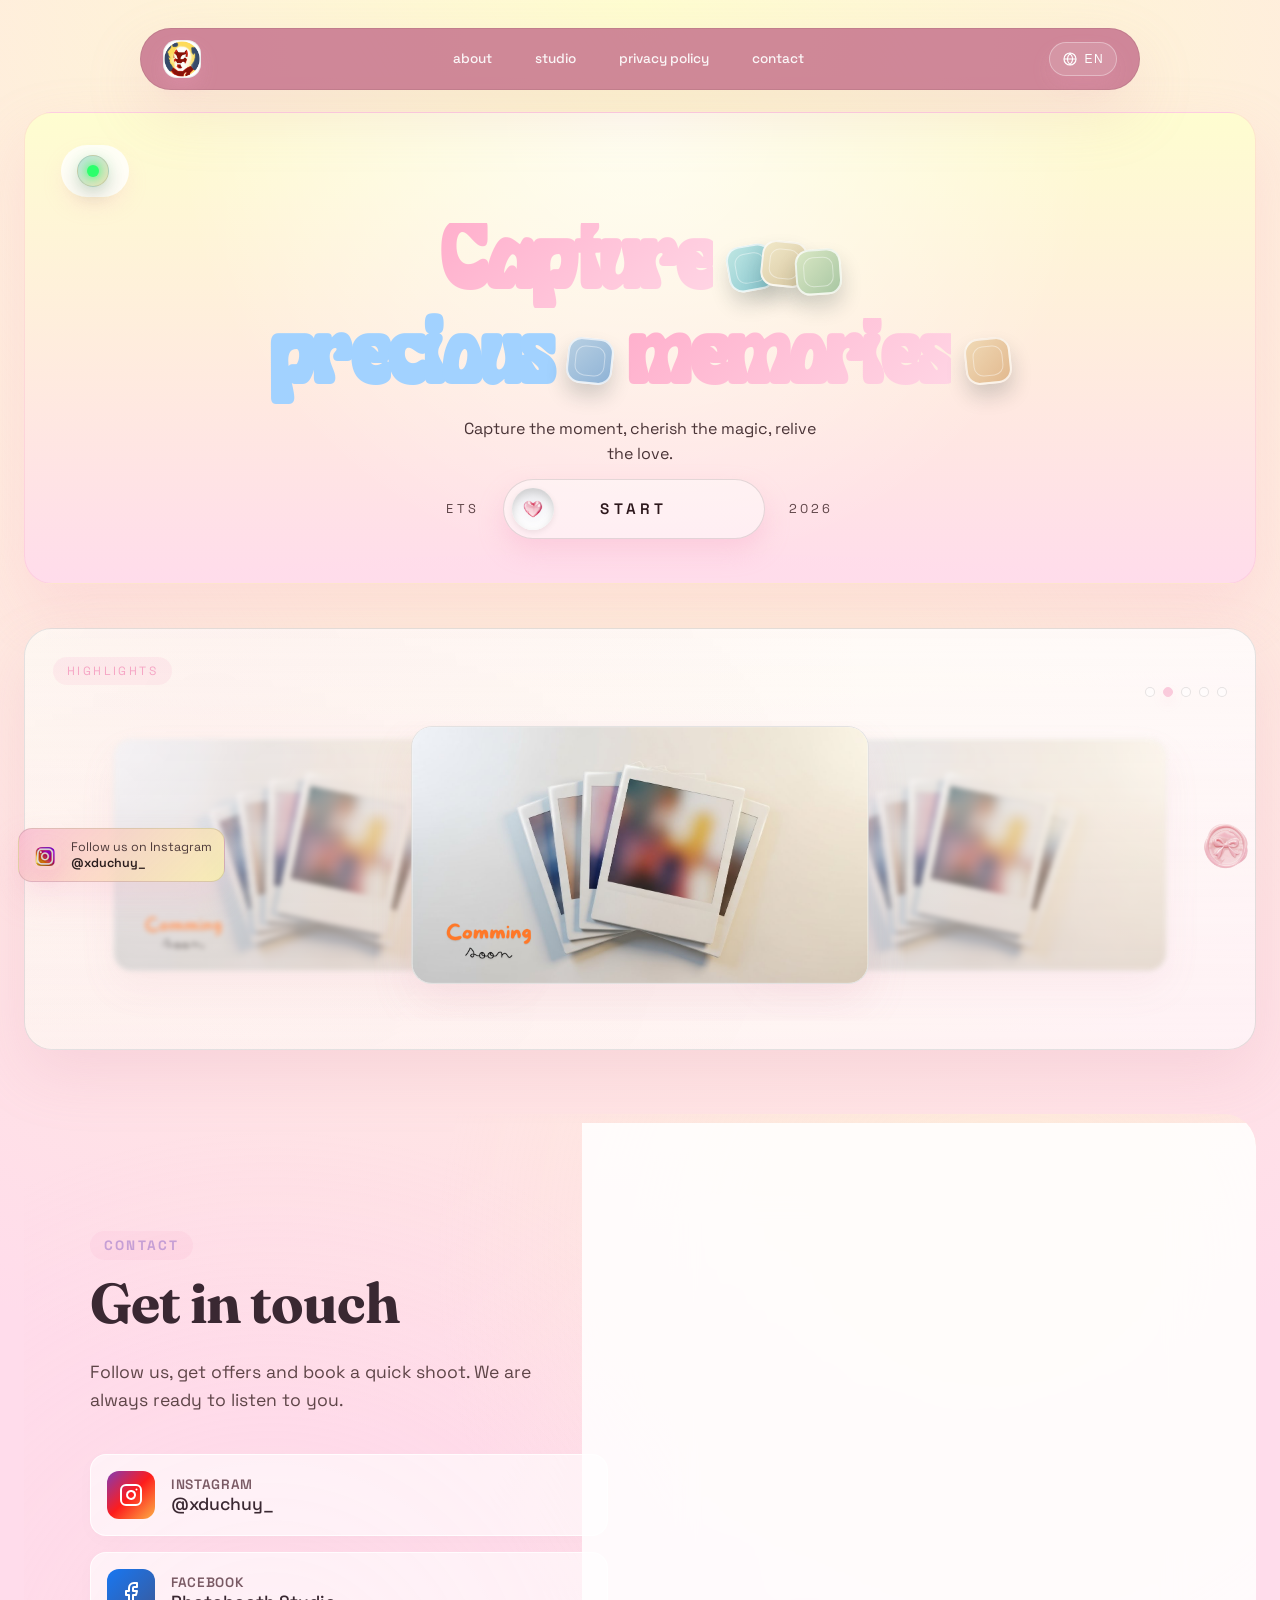
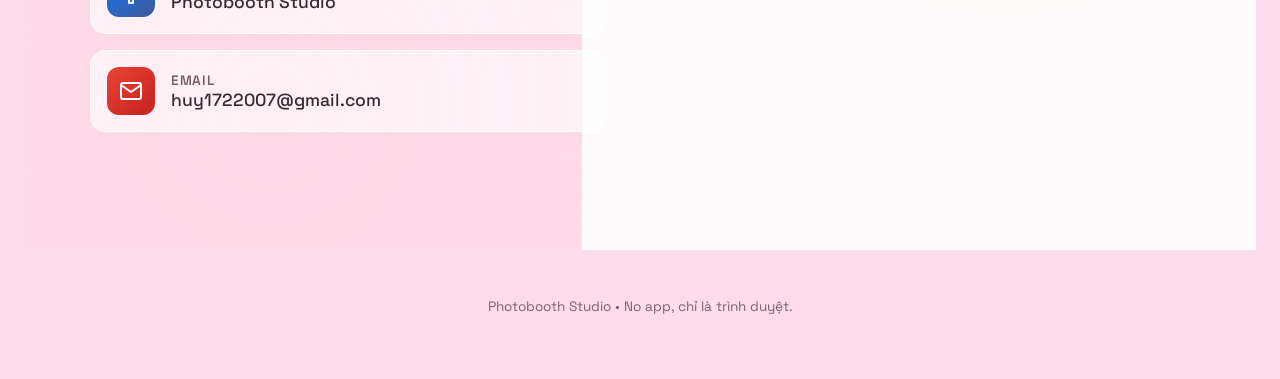
<file: index.html>
<!DOCTYPE html>
<html lang="vi">

<head>
  <meta charset="UTF-8">
  <meta name="viewport" content="width=device-width, initial-scale=1">
  <title>Photobooth Studio</title>
  <meta name="description" content="Photobooth studio: chup nhanh, chon filter, luu anh.">
  <link rel="preconnect" href="https://fonts.googleapis.com">
  <link rel="preconnect" href="https://fonts.gstatic.com" crossorigin>
  <link
    href="https://fonts.googleapis.com/css2?family=Fraunces:wght@500;700&family=Space+Grotesk:wght@400;500;600;700&display=swap"
    rel="stylesheet">
  <link rel="stylesheet" href="style.css">
  <link rel="manifest" href="manifest.json">
  <meta name="theme-color" content="#000000">
</head>

<body class="home-page" id="top">
  <div class="noise" aria-hidden="true"></div>

  <main class="app">
    <header class="topbar">
      <div class="topbar-left">
        <a class="logo-link" href="index.html" aria-label="Home" data-i18n-aria="brand.home">
          <img class="logo-img" src="fire.png" alt="Photobooth logo" data-i18n-alt="brand.logoAlt">
        </a>
      </div>
      <nav class="nav">
        <a href="gioithieu.html" data-i18n="nav.about">about</a>
        <a href="layout.html" data-i18n="nav.choose">studio</a>
        <a href="chinhsach.html" data-i18n="nav.privacy">privacy policy</a>
        <a href="#contact" data-i18n="nav.contact">contact</a>
      </nav>
      <div class="topbar-right">
        <button class="lang-toggle" type="button" aria-label="Switch language">
          <svg viewBox="0 0 24 24" aria-hidden="true">
            <circle cx="12" cy="12" r="9" fill="none" stroke="currentColor" stroke-width="1.8"></circle>
            <path d="M3.5 12h17M12 3.5c2.5 2.8 4 6 4 8.5s-1.5 5.7-4 8.5M12 3.5c-2.5 2.8-4 6-4 8.5s1.5 5.7 4 8.5"
              fill="none" stroke="currentColor" stroke-width="1.6" stroke-linecap="round"></path>
          </svg>
          <span class="lang-label">VI</span>
        </button>
      </div>
    </header>
    <section class="landing">
      <div class="landing-card">
        <div class="badge badge--slider">
          <button class="badge-handle" type="button" aria-controls="coming-soon-text" aria-expanded="false"
            data-i18n-aria="banner.toggle">
            <span class="badge-handle-icon" aria-hidden="true"></span>
          </button>
          <span class="badge-track" id="coming-soon-text">
            <span class="badge-text" data-i18n="banner.text">Coming Soon: Live image in Photo Strip, cool filters, more
              stickers, more background frames.</span>
          </span>
        </div>
        <div class="landing-hero">
          <div class="title-block">
            <h1 class="hero-title">
              <span class="hero-line hero-line--chips">
                <span class="hero-word hero-word--gradient" data-i18n="hero.word1">Capture</span>
                <span class="hero-chip-group" aria-hidden="true">
                  <span class="hero-chip hero-chip--a"></span>
                  <span class="hero-chip hero-chip--b"></span>
                  <span class="hero-chip hero-chip--c"></span>
                </span>
              </span>
              <span class="hero-line hero-line--chips">
                <span class="hero-word hero-word--accent" data-i18n="hero.word2">precious</span>
                <span class="hero-chip hero-chip--d" aria-hidden="true"></span>
                <span class="hero-word hero-word--gradient" data-i18n="hero.word3">memories</span>
                <span class="hero-chip hero-chip--e" aria-hidden="true"></span>
              </span>
            </h1>
            <p data-i18n="hero.subtitle">Capture the moment, cherish the magic, relive the love.</p>
            <div class="meta-row">
              <span>ETS</span>
              <button class="start-slider" type="button" data-target="chup.html" data-i18n-aria="hero.cta">
                <span class="start-slider-text" data-i18n="hero.cta">START</span>
                <span class="start-slider-knob" aria-hidden="true">
                  <img class="start-slider-heart" src="tim1.png" alt="">
                </span>
              </button>
              <span>2026</span>
            </div>
          </div>
        </div>
      </div>
    </section>
    <section id="spotlight" class="spotlight spotlight--swipe spotlight--home">
      <div class="spotlight-header">
        <div>
          <span class="spotlight-eyebrow">Highlights</span>
        </div>
        <div class="spotlight-dots" role="tablist" aria-label="Spotlight dots"></div>
      </div>

      <div class="spotlight-shell" aria-label="Spotlight carousel">
        <button class="spotlight-nav prev" type="button" aria-label="Prev spotlight">
          <svg viewBox="0 0 24 24" aria-hidden="true">
            <path d="M15 6l-6 6 6 6" fill="none" stroke="currentColor" stroke-width="2" stroke-linecap="round"
              stroke-linejoin="round" />
          </svg>
        </button>
        <div class="spotlight-viewport">
          <div class="spotlight-track">
            <article class="spotlight-item">
              <div class="spotlight-card">
                <div class="spotlight-thumb" style="--thumb: linear-gradient(135deg, #ffdceb, #fefdd0);" role="img"
                  aria-label="Mini film booth">
                  <img class="spotlight-thumb-img" src="comming.png" alt="">
                </div>
              </div>
            </article>
            <article class="spotlight-item">
              <div class="spotlight-card">
                <div class="spotlight-thumb" style="--thumb: linear-gradient(135deg, #fefdd0, #ffdceb);" role="img"
                  aria-label="Golden hour set">
                  <img class="spotlight-thumb-img" src="comming.png" alt="">
                </div>
              </div>
            </article>
            <article class="spotlight-item">
              <div class="spotlight-card">
                <div class="spotlight-thumb" style="--thumb: linear-gradient(135deg, #ffdceb, #fefdd0);" role="img"
                  aria-label="Neon nights">
                  <img class="spotlight-thumb-img" src="comming.png" alt="">
                </div>
              </div>
            </article>
            <article class="spotlight-item">
              <div class="spotlight-card">
                <div class="spotlight-thumb" style="--thumb: linear-gradient(135deg, #fefdd0, #ffdceb);" role="img"
                  aria-label="Studio slow film">
                  <img class="spotlight-thumb-img" src="comming.png" alt="">
                </div>
              </div>
            </article>
            <article class="spotlight-item">
              <div class="spotlight-card">
                <div class="spotlight-thumb" style="--thumb: linear-gradient(135deg, #ffdceb, #fefdd0);" role="img"
                  aria-label="Soft bloom">
                  <img class="spotlight-thumb-img" src="comming.png" alt="">
                </div>
              </div>
            </article>
          </div>
        </div>
        <button class="spotlight-nav next" type="button" aria-label="Next spotlight">
          <svg viewBox="0 0 24 24" aria-hidden="true">
            <path d="M9 6l6 6-6 6" fill="none" stroke="currentColor" stroke-width="2" stroke-linecap="round"
              stroke-linejoin="round" />
          </svg>
        </button>
      </div>
    </section>

    <section id="contact" class="contact-section">
      <div class="contact-container">
        <div class="contact-content">
          <span class="contact-eyebrow" data-i18n="contact.eyebrow">Liên hệ</span>
          <h2 data-i18n="contact.title">Kết nối với chúng tôi</h2>
          <p data-i18n="contact.subtitle">Follow, nhận ưu đãi và đặt lịch chụp nhanh. Chúng tôi luôn sẵn sàng lắng nghe
            bạn.</p>

          <div class="contact-socials">
            <a class="social-card social-card--ig" href="https://www.instagram.com/xduchuy_/" target="_blank"
              rel="noopener" aria-label="Instagram">
              <div class="social-icon">
                <svg viewBox="0 0 24 24" fill="none" stroke="currentColor" stroke-width="2" stroke-linecap="round"
                  stroke-linejoin="round">
                  <rect x="2" y="2" width="20" height="20" rx="5" ry="5" />
                  <path d="M16 11.37A4 4 0 1 1 12.63 8 4 4 0 0 1 16 11.37z" />
                  <line x1="17.5" y1="6.5" x2="17.51" y2="6.5" />
                </svg>
              </div>
              <div class="social-info">
                <span class="social-name">Instagram</span>
                <span class="social-handle">@xduchuy_</span>
              </div>
            </a>

            <a class="social-card social-card--fb" href="https://facebook.com/" target="_blank" rel="noopener"
              aria-label="Facebook">
              <div class="social-icon">
                <svg viewBox="0 0 24 24" fill="none" stroke="currentColor" stroke-width="2" stroke-linecap="round"
                  stroke-linejoin="round">
                  <path d="M18 2h-3a5 5 0 0 0-5 5v3H7v4h3v8h4v-8h3l1-4h-4V7a1 1 0 0 1 1-1h3z" />
                </svg>
              </div>
              <div class="social-info">
                <span class="social-name">Facebook</span>
                <span class="social-handle">Photobooth Studio</span>
              </div>
            </a>

            <a class="social-card social-card--email" href="mailto:huy1722007@gmail.com" aria-label="Email">
              <div class="social-icon">
                <svg viewBox="0 0 24 24" fill="none" stroke="currentColor" stroke-width="2" stroke-linecap="round"
                  stroke-linejoin="round">
                  <path d="M4 4h16c1.1 0 2 .9 2 2v12c0 1.1-.9 2-2 2H4c-1.1 0-2-.9-2-2V6c0-1.1.9-2 2-2z" />
                  <polyline points="22,6 12,13 2,6" />
                </svg>
              </div>
              <div class="social-info">
                <span class="social-name">Email</span>
                <span class="social-handle">huy1722007@gmail.com</span>
              </div>
            </a>
          </div>
        </div>

        <div class="contact-form-card">
          <form class="contact-form" id="contactForm" onsubmit="event.preventDefault(); const n = document.getElementById('name').value; const m = document.getElementById('message').value; const e = document.getElementById('email').value; window.location.href = 'mailto:huy1722007@gmail.com?subject=' + encodeURIComponent('Liên hệ từ ' + n) + '&body=' + encodeURIComponent(m + '\n\nTừ email: ' + e);">
            <div class="form-group">
              <label for="name" data-i18n="contact.name">Tên của bạn</label>
              <input type="text" id="name" name="name" placeholder="Nhập tên của bạn..."
                data-i18n-placeholder="contact.placeholderName" required>
            </div>
            <div class="form-group">
              <label for="email" data-i18n="contact.email">Email</label>
              <input type="email" id="email" name="email" placeholder="name@example.com"
                data-i18n-placeholder="contact.placeholderEmail" required>
            </div>
            <div class="form-group">
              <label for="message" data-i18n="contact.message">Lời nhắn</label>
              <textarea id="message" name="message" rows="4" placeholder="Bạn muốn nhắn gì..."
                data-i18n-placeholder="contact.placeholderMessage" required></textarea>
            </div>
            <button type="submit" class="submit-btn">
              <span data-i18n="contact.send">Gửi qua Email</span>
              <svg viewBox="0 0 24 24" fill="none" stroke="currentColor" stroke-width="2" stroke-linecap="round"
                stroke-linejoin="round">
                <line x1="22" y1="2" x2="11" y2="13" />
                <polygon points="22 2 15 22 11 13 2 9 22 2" />
              </svg>
            </button>
            <p class="form-help-text" style="font-size: 0.85rem; opacity: 0.75; margin-top: 0.75rem;">
              * Biểu mẫu sẽ mở ứng dụng thư gửi tới <strong>huy1722007@gmail.com</strong>.
            </p>
          </form>
        </div>
      </div>
    </section>

    <footer class="footer">
      <span>Photobooth Studio • No app, chỉ là trình duyệt.</span>
    </footer>
  </main>

  <a class="back-to-top" href="#top" aria-label="Back to top">
    <svg viewBox="0 0 24 24" aria-hidden="true">
      <path d="M12 5l-7 7h4v7h6v-7h4z" fill="currentColor" />
    </svg>
  </a>

  <a class="ig-badge ig-float" href="https://www.instagram.com/xduchuy_/" target="_blank" rel="noopener"
    aria-label="Instagram">
    <span class="ig-icon" aria-hidden="true"></span>
    <div>
      <span data-i18n="ig.follow">Follow us on Instagram</span>
      <strong>@xduchuy_</strong>
    </div>
  </a>

  <div class="spin-badge" aria-hidden="true">
    <img src="xoay.png" alt="">
  </div>

  <script src="lang.js"></script>
  <script src="search.js"></script>
  <script src="spotlight.js"></script>
  <script src="badge-slider.js"></script>
  <script src="slider.js"></script>
  <script src="back-to-top.js"></script>
  <script>
    if ('serviceWorker' in navigator) {
      window.addEventListener('load', () => {
        navigator.serviceWorker.register('service-worker.js')
          .then(reg => console.log('Service Worker registered', reg))
          .catch(err => console.log('Service Worker registration failed', err));
      });
    }
  </script>
  <div id="toast" class="toast" role="alert" aria-live="polite">
    <svg viewBox="0 0 24 24" fill="none" stroke="currentColor" stroke-width="2" stroke-linecap="round"
      stroke-linejoin="round">
      <polyline points="20 6 9 17 4 12"></polyline>
    </svg>
    <span id="toast-message">Tin nhắn đã được gửi!</span>
  </div>

  <script>
    const contactForm = document.querySelector('.contact-form');
    const toast = document.getElementById('toast');
    const toastMsg = document.getElementById('toast-message');

    if (contactForm) {
      contactForm.addEventListener('submit', (e) => {
        e.preventDefault();

        // Simulate sending
        const submitBtn = contactForm.querySelector('button[type="submit"]');
        submitBtn.disabled = true;

        // Show success after 1s
        setTimeout(() => {
          submitBtn.disabled = false;
          contactForm.reset();

          // Show toast
          const lang = document.documentElement.lang || 'vi';
          const msg = lang === 'vi' ? 'Tin nhắn đã được gửi!' : 'Message sent successfully!';
          if (toastMsg) toastMsg.textContent = msg;

          if (toast) {
            toast.classList.add('show');
            setTimeout(() => {
              toast.classList.remove('show');
            }, 3000);
          }
        }, 800);
      });
    }
  </script>
</body>

</html>
</file>
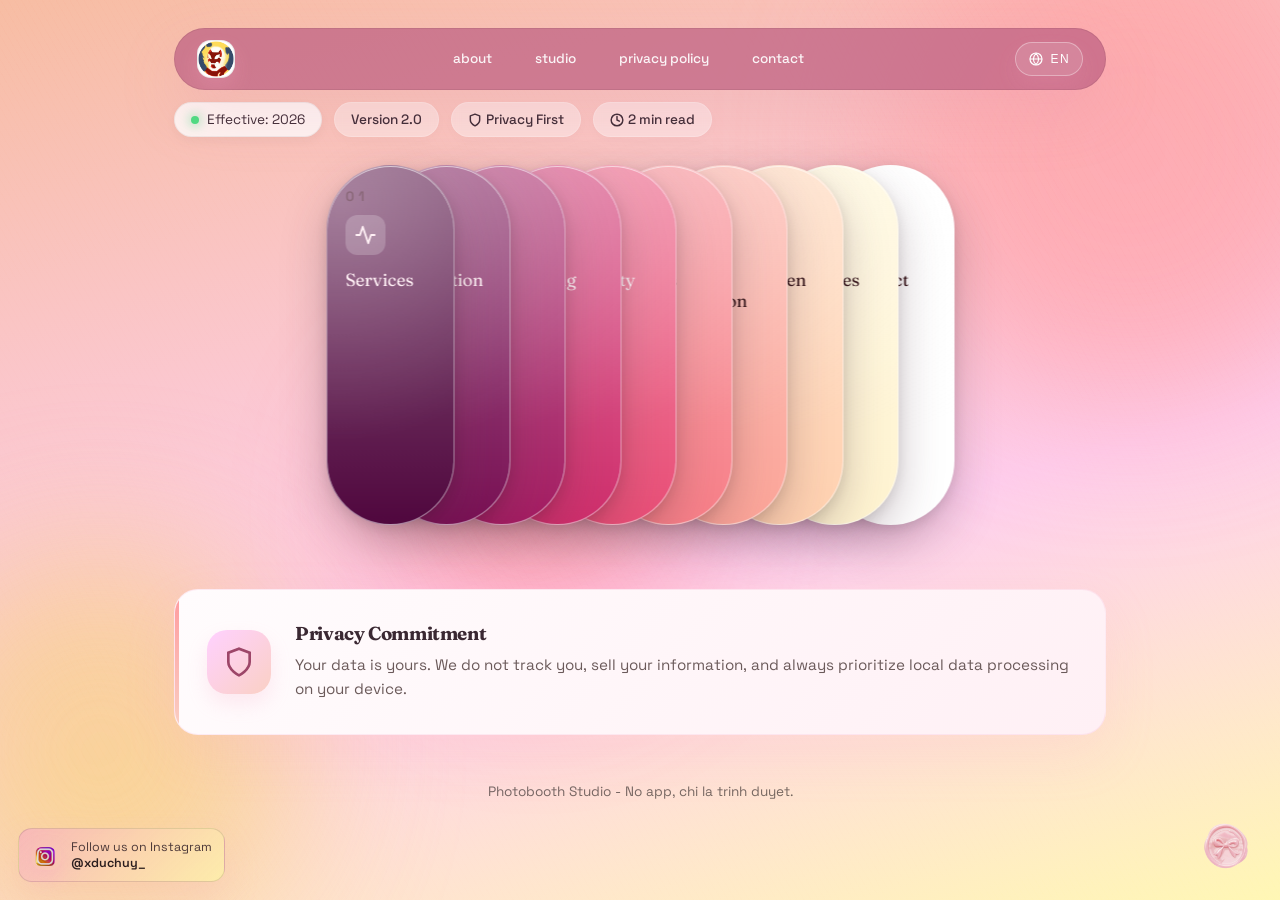
<file: chinhsach.html>
﻿<!DOCTYPE html>
<html lang="vi">

<head>
  <meta charset="UTF-8">
  <meta name="viewport" content="width=device-width, initial-scale=1">
  <title>Chinh sach quyen rieng tu</title>
  <meta name="description" content="Chinh sach quyen rieng tu cho Photobooth Studio.">
  <link rel="preconnect" href="https://fonts.googleapis.com">
  <link rel="preconnect" href="https://fonts.gstatic.com" crossorigin>
  <link
    href="https://fonts.googleapis.com/css2?family=Fraunces:wght@500;700&family=Space+Grotesk:wght@400;500;600;700&display=swap"
    rel="stylesheet">
  <link rel="stylesheet" href="style.css?v=3.0">
</head>

<body class="policy-page">
  <div class="noise" aria-hidden="true"></div>

  <div class="policy-blobs" aria-hidden="true">
    <div class="blob blob-1"></div>
    <div class="blob blob-2"></div>
    <div class="blob blob-3"></div>
  </div>

  <main class="app">
    <header class="topbar">
      <div class="topbar-left">
        <a class="logo-link" href="index.html" aria-label="Home" data-i18n-aria="brand.home">
          <img class="logo-img" src="fire.png" alt="Photobooth logo" data-i18n-alt="brand.logoAlt">
        </a>
      </div>
      <nav class="nav">
        <a href="gioithieu.html" data-i18n="nav.about">giới thiệu</a>
        <a href="layout.html" data-i18n="nav.choose">studio</a>
        <a href="chinhsach.html" data-i18n="nav.privacy">chính sách</a>
        <a href="index.html#contact" data-i18n="nav.contact">liên hệ</a>
      </nav>
      <div class="topbar-right">
        <button class="lang-toggle" type="button" aria-label="Switch language">
          <svg viewBox="0 0 24 24" aria-hidden="true">
            <circle cx="12" cy="12" r="9" fill="none" stroke="currentColor" stroke-width="1.8"></circle>
            <path d="M3.5 12h17M12 3.5c2.5 2.8 4 6 4 8.5s-1.5 5.7-4 8.5M12 3.5c-2.5 2.8-4 6-4 8.5s1.5 5.7 4 8.5"
              fill="none" stroke="currentColor" stroke-width="1.6" stroke-linecap="round"></path>
          </svg>
          <span class="lang-label">VI</span>
        </button>
      </div>
    </header>

    <section class="policy-hero">

      <div class="policy-meta">
        <div class="status-indicator">
          <span class="status-dot"></span>
          <span data-i18n="policy.active">Hieu luc: 2026</span>
        </div>
        <span class="meta-badge" data-i18n="policy.version">Phien ban 2.0</span>
        <span class="meta-badge">
          <svg width="14" height="14" viewBox="0 0 24 24" fill="none" stroke="currentColor" stroke-width="2.5"
            stroke-linecap="round" stroke-linejoin="round" style="margin-right:4px;">
            <path d="M12 22s8-4 8-10V5l-8-3-8 3v7c0 6 8 10 8 10z" />
          </svg>
          Privacy First
        </span>
        <span class="meta-badge">
          <svg width="14" height="14" viewBox="0 0 24 24" fill="none" stroke="currentColor" stroke-width="2.5"
            stroke-linecap="round" stroke-linejoin="round" style="margin-right:4px;">
            <circle cx="12" cy="12" r="10" />
            <polyline points="12 6 12 12 16 14" />
          </svg>
          2 min read
        </span>
      </div>
    </section>

    <section class="policy-stack" aria-label="Policy sections">
      <div class="policy-backdrop" aria-hidden="true"></div>
      <div class="policy-panels">
        <article class="policy-panel" style="--i: 0; --z: 10;">
          <button class="policy-panel-trigger" type="button" aria-expanded="false">
            <span class="policy-panel-index">01</span>
            <div class="panel-icon">
              <svg viewBox="0 0 24 24" fill="none" stroke="currentColor" stroke-width="2" stroke-linecap="round"
                stroke-linejoin="round">
                <path d="M22 12h-4l-3 9L9 3l-3 9H2" />
              </svg>
            </div>
            <span class="policy-panel-title" data-i18n="policy.p1Title">Dich vu</span>
          </button>
          <div class="policy-panel-content">
            <button class="policy-panel-close" type="button" aria-label="Dong muc nay">
              <svg viewBox="0 0 24 24" fill="none" stroke="currentColor" stroke-width="2.5" stroke-linecap="round"
                stroke-linejoin="round">
                <line x1="18" y1="6" x2="6" y2="18"></line>
                <line x1="6" y1="6" x2="18" y2="18"></line>
              </svg>
            </button>
            <h3>1) <span data-i18n="policy.p1Title">Dịch vụ</span></h3>
            <p>Photobooth Studio chạy trực tiếp trong trình duyệt của bạn. Ảnh chụp, strip, hiệu ứng (filter/frame) được
              xử lý trên thiết bị của bạn.</p>
            <div class="policy-option">
              <strong>Tùy chọn A - privacy-first / không upload</strong>
              <p>Chúng tôi không tự động tải ảnh lên máy chủ trừ khi bạn chủ động sử dụng tính năng yêu cầu tải lên (nếu
                có).</p>
              <p>Lưu ý: Trình duyệt sẽ yêu cầu quyền truy cập camera. Bạn có thể từ chối hoặc tắt quyền này bất kỳ lúc
                nào trong cài đặt trình duyệt.</p>
            </div>
          </div>
        </article>

        <article class="policy-panel" style="--i: 1; --z: 9;">
          <button class="policy-panel-trigger" type="button" aria-expanded="false">
            <span class="policy-panel-index">02</span>
            <div class="panel-icon">
              <svg viewBox="0 0 24 24" fill="none" stroke="currentColor" stroke-width="2" stroke-linecap="round"
                stroke-linejoin="round">
                <ellipse cx="12" cy="5" rx="9" ry="3" />
                <path d="M21 12c0 1.66-4 3-9 3s-9-1.34-9-3" />
                <path d="M3 5v14c0 1.66 4 3 9 3s9-1.34 9-3V5" />
              </svg>
            </div>
            <span class="policy-panel-title" data-i18n="policy.p2Title">Thu thap</span>
          </button>
          <div class="policy-panel-content">
            <button class="policy-panel-close" type="button" aria-label="Dong muc nay">
              <svg viewBox="0 0 24 24" fill="none" stroke="currentColor" stroke-width="2.5" stroke-linecap="round"
                stroke-linejoin="round">
                <line x1="18" y1="6" x2="6" y2="18"></line>
                <line x1="6" y1="6" x2="18" y2="18"></line>
              </svg>
            </button>
            <h3>2) <span data-i18n="policy.p2Title">Thu thập</span></h3>
            <p><strong>2.1. Quyền truy cập camera</strong></p>
            <ul>
              <li>Chỉ sử dụng camera để hiển thị preview và chụp ảnh khi bạn thao tác.</li>
              <li>Không ghi âm (microphone) trừ khi bạn bật tính năng liên quan (nếu có).</li>
              <li>Quyền camera do bạn cấp và có thể thu hồi.</li>
            </ul>
            <p><strong>2.2. Ảnh và nội dung bạn tạo</strong></p>
            <div class="policy-option">
              <strong>Tùy chọn A - không lưu server</strong>
              <p>Ảnh bạn chụp và file bạn tải về được lưu trên thiết bị của bạn (ví dụ: thư mục Downloads). Chúng tôi
                không lưu trữ ảnh của bạn trên hệ thống.</p>
            </div>
            <div class="policy-option">
              <strong>Tùy chọn B - có upload/galleria</strong>
              <p>Nếu bạn chọn tính năng lưu lên cloud / gallery / chia sẻ link, ảnh có thể được tải lên máy chủ để tạo
                liên kết chia sẻ. Chúng tôi sẽ hiển thị rõ trước khi tải lên và bạn có thể xóa nội dung theo hướng dẫn
                tại Mục 7.</p>
            </div>
            <p><strong>2.3. Dữ liệu kỹ thuật (log cơ bản)</strong></p>
            <ul>
              <li>Loại trình duyệt, hệ điều hành, kích thước màn hình (dạng tổng quát).</li>
              <li>Thời điểm truy cập, trang đã mở.</li>
              <li>Địa chỉ IP (có thể được ghi trong log máy chủ).</li>
            </ul>
            <p>Chúng tôi không cố gắng dùng các dữ liệu này để xác định danh tính cá nhân của bạn.</p>
            <p><strong>2.4. Cookies và lưu trữ cục bộ (localStorage)</strong></p>
            <div class="policy-option">
              <strong>Tùy chọn A - cơ bản</strong>
              <p>Chúng tôi có thể dùng localStorage/cookies để nhớ các tùy chọn như ngôn ngữ, layout, filter gần nhất...
                nhằm cải thiện trải nghiệm. Bạn có thể xóa chúng bằng cách xóa dữ liệu trang web trong trình duyệt.</p>
            </div>
            <div class="policy-option">
              <strong>Tùy chọn B - analytics</strong>
              <p>Nếu bạn bật công cụ thống kê (Google Analytics/...): chúng tôi có thể thu thập dữ liệu sử dụng ở dạng
                tổng hợp để cải thiện sản phẩm.</p>
            </div>
          </div>
        </article>

        <article class="policy-panel" style="--i: 2; --z: 8;">
          <button class="policy-panel-trigger" type="button" aria-expanded="false">
            <span class="policy-panel-index">03</span>
            <div class="panel-icon">
              <svg viewBox="0 0 24 24" fill="none" stroke="currentColor" stroke-width="2" stroke-linecap="round"
                stroke-linejoin="round">
                <path
                  d="M12 2v4M12 18v4M4.93 4.93l2.83 2.83M16.24 16.24l2.83 2.83M2 12h4M18 12h4M4.93 19.07l2.83-2.83M16.24 7.76l2.83-2.83" />
              </svg>
            </div>
            <span class="policy-panel-title" data-i18n="policy.p3Title">Su dung</span>
          </button>
          <div class="policy-panel-content">
            <button class="policy-panel-close" type="button" aria-label="Dong muc nay">
              <svg viewBox="0 0 24 24" fill="none" stroke="currentColor" stroke-width="2.5" stroke-linecap="round"
                stroke-linejoin="round">
                <line x1="18" y1="6" x2="6" y2="18"></line>
                <line x1="6" y1="6" x2="18" y2="18"></line>
              </svg>
            </button>
            <h3>3) <span data-i18n="policy.p3Title">Sử dụng</span></h3>
            <ul>
              <li>Cung cấp chức năng chụp ảnh và xuất file.</li>
              <li>Ghi nhớ cấu hình bạn chọn (nếu bạn cho phép).</li>
              <li>Bảo trì, khắc phục lỗi, nâng cao hiệu năng.</li>
              <li>Ngăn chặn gian lận, tấn công, lạm dụng.</li>
            </ul>
            <p>Chúng tôi không bán dữ liệu cá nhân của bạn.</p>
          </div>
        </article>

        <article class="policy-panel" style="--i: 3; --z: 7;">
          <button class="policy-panel-trigger" type="button" aria-expanded="false">
            <span class="policy-panel-index">04</span>
            <div class="panel-icon">
              <svg viewBox="0 0 24 24" fill="none" stroke="currentColor" stroke-width="2" stroke-linecap="round"
                stroke-linejoin="round">
                <circle cx="18" cy="5" r="3" />
                <circle cx="6" cy="12" r="3" />
                <circle cx="18" cy="19" r="3" />
                <line x1="8.59" y1="13.51" x2="15.42" y2="17.49" />
                <line x1="15.41" y1="6.51" x2="8.59" y2="10.49" />
              </svg>
            </div>
            <span class="policy-panel-title" data-i18n="policy.p4Title">Chia se</span>
          </button>
          <div class="policy-panel-content">
            <button class="policy-panel-close" type="button" aria-label="Dong muc nay">
              <svg viewBox="0 0 24 24" fill="none" stroke="currentColor" stroke-width="2.5" stroke-linecap="round"
                stroke-linejoin="round">
                <line x1="18" y1="6" x2="6" y2="18"></line>
                <line x1="6" y1="6" x2="18" y2="18"></line>
              </svg>
            </button>
            <h3>4) <span data-i18n="policy.p4Title">Chia sẻ</span></h3>
            <p>Chúng tôi chỉ chia sẻ dữ liệu trong các trường hợp sau:</p>
            <ul>
              <li>Nhà cung cấp hạ tầng (hosting/CDN) để vận hành website.</li>
              <li>Yêu cầu pháp lý hợp lệ (theo quy định pháp luật).</li>
              <li>[Tùy chọn] Nhà cung cấp analytics (nếu bạn bật).</li>
            </ul>
            <p>Chúng tôi không chia sẻ ảnh của bạn với bên thứ ba nếu bạn không chủ động tải ảnh lên.</p>
          </div>
        </article>

        <article class="policy-panel" style="--i: 4; --z: 6;">
          <button class="policy-panel-trigger" type="button" aria-expanded="false">
            <span class="policy-panel-index">05</span>
            <div class="panel-icon">
              <svg viewBox="0 0 24 24" fill="none" stroke="currentColor" stroke-width="2" stroke-linecap="round"
                stroke-linejoin="round">
                <path d="M12 22s8-4 8-10V5l-8-3-8 3v7c0 6 8 10 8 10z" />
              </svg>
            </div>
            <span class="policy-panel-title" data-i18n="policy.p5Title">Bao mat</span>
          </button>
          <div class="policy-panel-content">
            <button class="policy-panel-close" type="button" aria-label="Dong muc nay">
              <svg viewBox="0 0 24 24" fill="none" stroke="currentColor" stroke-width="2.5" stroke-linecap="round"
                stroke-linejoin="round">
                <line x1="18" y1="6" x2="6" y2="18"></line>
                <line x1="6" y1="6" x2="18" y2="18"></line>
              </svg>
            </button>
            <h3>5) <span data-i18n="policy.p5Title">Bảo mật</span></h3>
            <p>Chúng tôi áp dụng các biện pháp hợp lý để bảo vệ hệ thống (HTTPS, cấu hình máy chủ, hạn chế truy cập...).
              Tuy nhiên, không có phương thức truyền/ lưu trữ nào an toàn tuyệt đối. Bạn nên bảo vệ thiết bị và tài
              khoản của mình (nếu có).</p>
          </div>
        </article>

        <article class="policy-panel" style="--i: 5; --z: 5;">
          <button class="policy-panel-trigger" type="button" aria-expanded="false">
            <span class="policy-panel-index">06</span>
            <div class="panel-icon">
              <svg viewBox="0 0 24 24" fill="none" stroke="currentColor" stroke-width="2" stroke-linecap="round"
                stroke-linejoin="round">
                <path d="M20 21v-2a4 4 0 0 0-4-4H8a4 4 0 0 0-4 4v2" />
                <circle cx="12" cy="7" r="4" />
              </svg>
            </div>
            <span class="policy-panel-title" data-i18n="policy.p6Title">Quyen</span>
          </button>
          <div class="policy-panel-content">
            <button class="policy-panel-close" type="button" aria-label="Dong muc nay">
              <svg viewBox="0 0 24 24" fill="none" stroke="currentColor" stroke-width="2.5" stroke-linecap="round"
                stroke-linejoin="round">
                <line x1="18" y1="6" x2="6" y2="18"></line>
                <line x1="6" y1="6" x2="18" y2="18"></line>
              </svg>
            </button>
            <h3>6) <span data-i18n="policy.p6Title">Quyền</span></h3>
            <ul>
              <li>Từ chối/thu hồi quyền truy cập camera bất cứ lúc nào trong trình duyệt.</li>
              <li>Xóa dữ liệu cục bộ (cookies/localStorage) trong trình duyệt.</li>
              <li>[Tùy chọn nếu có upload] Yêu cầu xóa ảnh/ dữ liệu đã tải lên theo Mục 7.</li>
            </ul>
          </div>
        </article>

        <article class="policy-panel" style="--i: 6; --z: 4;">
          <button class="policy-panel-trigger" type="button" aria-expanded="false">
            <span class="policy-panel-index">07</span>
            <div class="panel-icon">
              <svg viewBox="0 0 24 24" fill="none" stroke="currentColor" stroke-width="2" stroke-linecap="round"
                stroke-linejoin="round">
                <polyline points="3 6 5 6 21 6" />
                <path d="M19 6v14a2 2 0 0 1-2 2H7a2 2 0 0 1-2-2V6m3 0V4a2 2 0 0 1 2-2h4a2 2 0 0 1 2 2v2" />
              </svg>
            </div>
            <span class="policy-panel-title" data-i18n="policy.p7Title">Xoa du lieu</span>
          </button>
          <div class="policy-panel-content">
            <button class="policy-panel-close" type="button" aria-label="Dong muc nay">
              <svg viewBox="0 0 24 24" fill="none" stroke="currentColor" stroke-width="2.5" stroke-linecap="round"
                stroke-linejoin="round">
                <line x1="18" y1="6" x2="6" y2="18"></line>
                <line x1="6" y1="6" x2="18" y2="18"></line>
              </svg>
            </button>
            <h3>7) <span data-i18n="policy.p7Title">Xóa dữ liệu</span></h3>
            <p>[Chỉ giữ mục này nếu bạn có tính năng lưu lên server/gallery]</p>
            <p>Bạn có thể yêu cầu xóa dữ liệu bằng cách:</p>
            <ul>
              <li>Truy cập trang quản lý nội dung (nếu có), hoặc</li>
              <li>Liên hệ: [Email hỗ trợ] với tiêu đề "Yêu cầu xóa dữ liệu" và cung cấp link/ID nội dung.</li>
            </ul>
          </div>
        </article>

        <article class="policy-panel" style="--i: 7; --z: 3;">
          <button class="policy-panel-trigger" type="button" aria-expanded="false">
            <span class="policy-panel-index">08</span>
            <div class="panel-icon">
              <svg viewBox="0 0 24 24" fill="none" stroke="currentColor" stroke-width="2" stroke-linecap="round"
                stroke-linejoin="round">
                <circle cx="12" cy="12" r="10" />
                <path d="M8 14s1.5 2 4 2 4-2 4-2" />
                <line x1="9" y1="9" x2="9.01" y2="9" />
                <line x1="15" y1="9" x2="15.01" y2="9" />
              </svg>
            </div>
            <span class="policy-panel-title" data-i18n="policy.p8Title">Tre em</span>
          </button>
          <div class="policy-panel-content">
            <button class="policy-panel-close" type="button" aria-label="Dong muc nay">
              <svg viewBox="0 0 24 24" fill="none" stroke="currentColor" stroke-width="2.5" stroke-linecap="round"
                stroke-linejoin="round">
                <line x1="18" y1="6" x2="6" y2="18"></line>
                <line x1="6" y1="6" x2="18" y2="18"></line>
              </svg>
            </button>
            <h3>8) <span data-i18n="policy.p8Title">Trẻ em</span></h3>
            <p>Dịch vụ không hướng đến trẻ em dưới 13 tuổi (hoặc độ tuổi theo luật nơi bạn hoạt động). Nếu bạn tin rằng
              trẻ em đã cung cấp dữ liệu cá nhân cho chúng tôi, vui lòng liên hệ để xử lý.</p>
          </div>
        </article>

        <article class="policy-panel" style="--i: 8; --z: 2;">
          <button class="policy-panel-trigger" type="button" aria-expanded="false">
            <span class="policy-panel-index">09</span>
            <div class="panel-icon">
              <svg viewBox="0 0 24 24" fill="none" stroke="currentColor" stroke-width="2" stroke-linecap="round"
                stroke-linejoin="round">
                <polyline points="23 4 23 10 17 10" />
                <polyline points="1 20 1 14 7 14" />
                <path d="M3.51 9a9 9 0 0 1 14.85-3.36L23 10M1 14l4.64 4.36A9 9 0 0 0 20.49 15" />
              </svg>
            </div>
            <span class="policy-panel-title" data-i18n="policy.p9Title">Thay doi</span>
          </button>
          <div class="policy-panel-content">
            <button class="policy-panel-close" type="button" aria-label="Dong muc nay">
              <svg viewBox="0 0 24 24" fill="none" stroke="currentColor" stroke-width="2.5" stroke-linecap="round"
                stroke-linejoin="round">
                <line x1="18" y1="6" x2="6" y2="18"></line>
                <line x1="6" y1="6" x2="18" y2="18"></line>
              </svg>
            </button>
            <h3>9) <span data-i18n="policy.p9Title">Thay đổi</span></h3>
            <p>Chúng tôi có thể cập nhật chính sách này theo thời gian. Phiên bản mới sẽ được đăng trên website và ghi
              "Ngày hiệu lực" ở đầu trang.</p>
          </div>
        </article>

        <article class="policy-panel" style="--i: 9; --z: 1;">
          <button class="policy-panel-trigger" type="button" aria-expanded="false">
            <span class="policy-panel-index">10</span>
            <div class="panel-icon">
              <svg viewBox="0 0 24 24" fill="none" stroke="currentColor" stroke-width="2" stroke-linecap="round"
                stroke-linejoin="round">
                <path d="M4 4h16c1.1 0 2 .9 2 2v12c0 1.1-.9 2-2 2H4c-1.1 0-2-.9-2-2V6c0-1.1.9-2 2-2z" />
                <polyline points="22,6 12,13 2,6" />
              </svg>
            </div>
            <span class="policy-panel-title" data-i18n="policy.p10Title">Lien he</span>
          </button>
          <div class="policy-panel-content">
            <button class="policy-panel-close" type="button" aria-label="Dong muc nay">
              <svg viewBox="0 0 24 24" fill="none" stroke="currentColor" stroke-width="2.5" stroke-linecap="round"
                stroke-linejoin="round">
                <line x1="18" y1="6" x2="6" y2="18"></line>
                <line x1="6" y1="6" x2="18" y2="18"></line>
              </svg>
            </button>
            <h3>10) <span data-i18n="policy.p10Title">Liên hệ</span></h3>
            <p>Nếu bạn có câu hỏi về chính sách này, liên hệ:</p>
            <ul>
              <li>Email: [Email hỗ trợ]</li>
              <li>Website: [Domain]</li>
            </ul>
          </div>
        </article>
      </div>
    </section>

    <div class="policy-summary-card">
      <div class="summary-icon">
        <svg viewBox="0 0 24 24" fill="none" stroke="currentColor" stroke-width="2">
          <path d="M12 22s8-4 8-10V5l-8-3-8 3v7c0 6 8 10 8 10z" />
        </svg>
      </div>
      <div class="summary-text">
        <h3 data-i18n="policy.summaryTitle">Cam ket bao mat</h3>
        <p data-i18n="policy.summaryText">Du lieu cua ban la cua ban. Chung toi khong theo doi, khong ban thong tin va
          luon uu tien xu ly du lieu cuc
          bo ngay trên thiet bi cua ban.</p>
      </div>
    </div>

    <footer class="footer">
      <span>Photobooth Studio - No app, chi la trinh duyet.</span>
    </footer>
  </main>

  <a class="ig-badge ig-float" href="https://www.instagram.com/xduchuy_/" target="_blank" rel="noopener"
    aria-label="Instagram">
    <span class="ig-icon" aria-hidden="true"></span>
    <div>
      <span data-i18n="ig.follow">Theo dõi trên Instagram</span>
      <strong>@xduchuy_</strong>
    </div>
  </a>

  <div class="spin-badge" aria-hidden="true">
    <img src="xoay.png" alt="">
  </div>

  <script src="search.js"></script>
  <script src="lang.js"></script>
  <script src="policy-panels.js"></script>
  <script>
    if ('serviceWorker' in navigator) {
      window.addEventListener('load', () => {
        navigator.serviceWorker.register('service-worker.js')
          .then(reg => console.log('Service Worker registered', reg))
          .catch(err => console.log('Service Worker registration failed', err));
      });
    }
  </script>
</body>

</html>
</file>
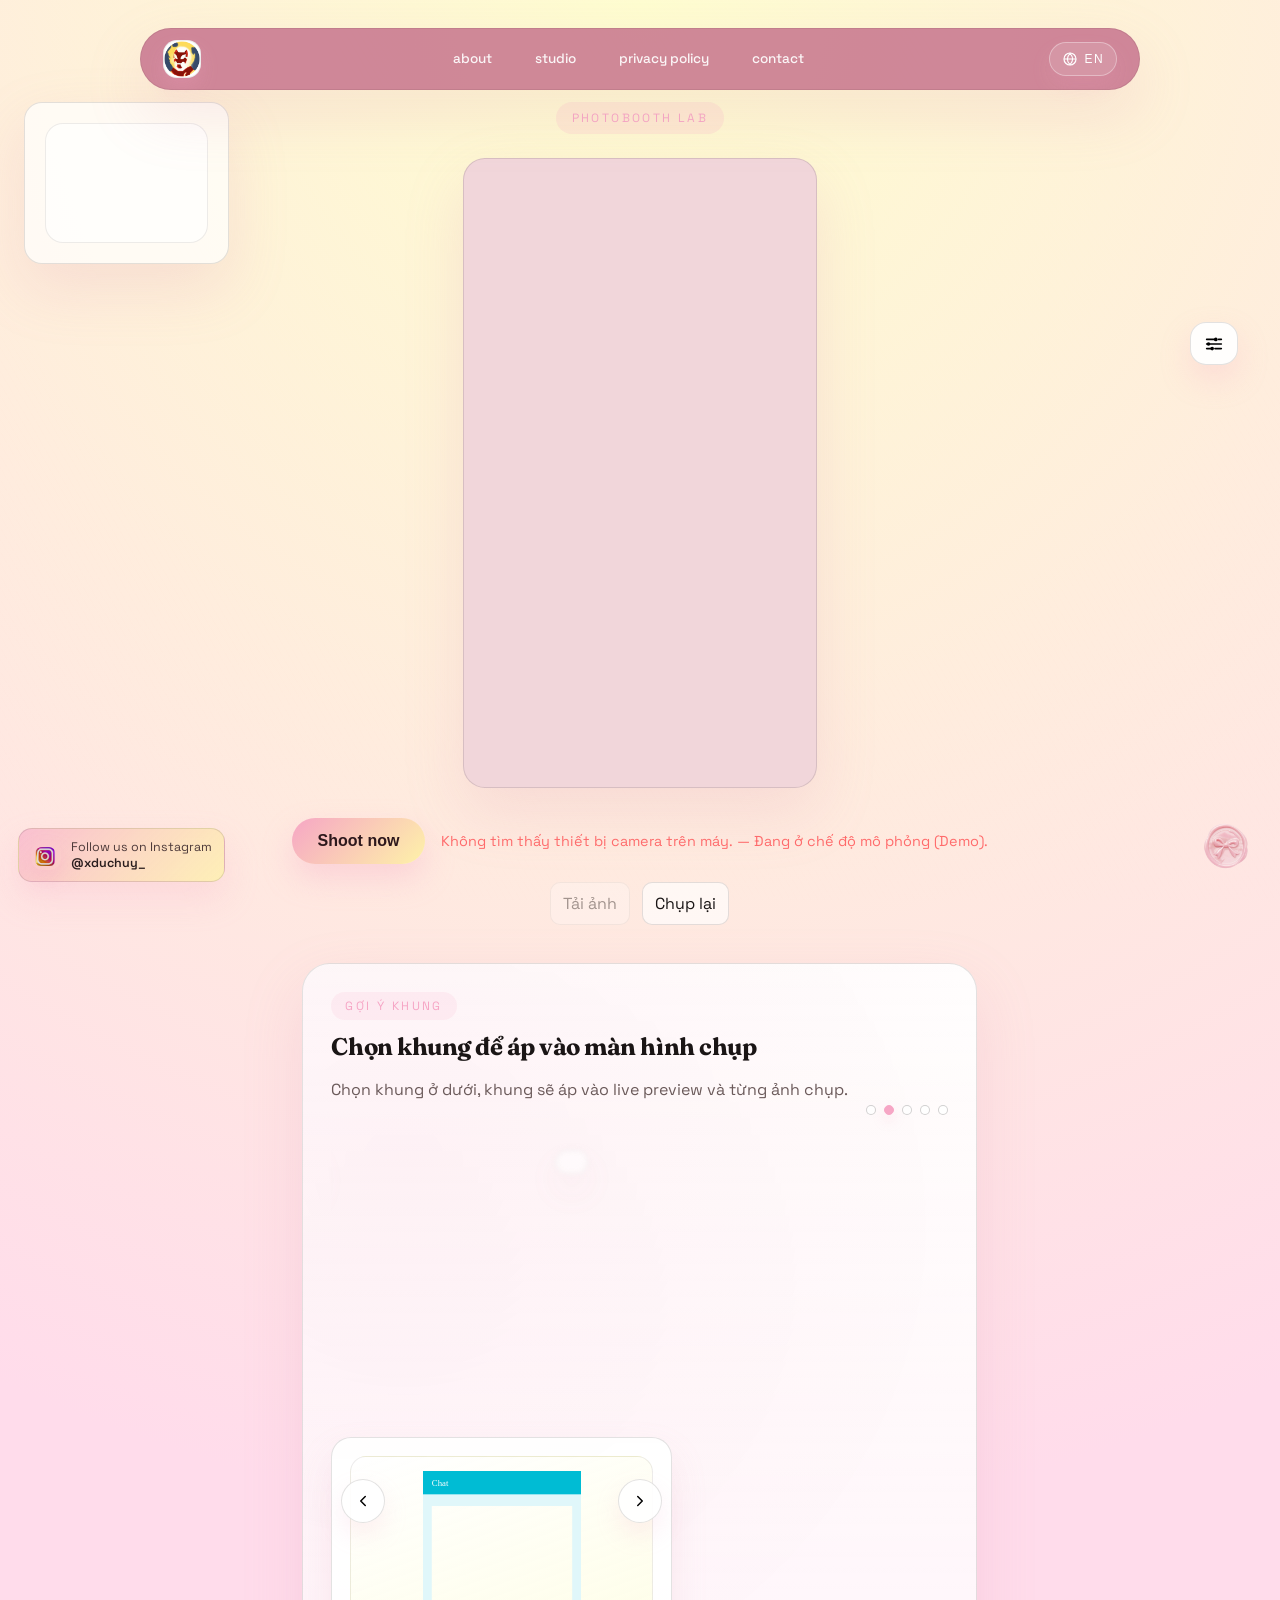
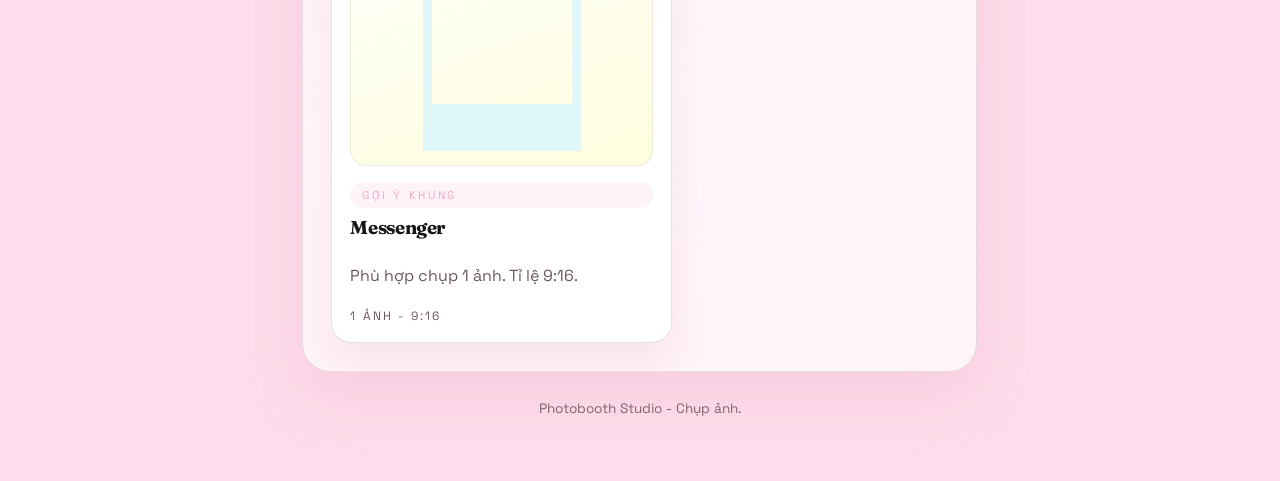
<file: chup.html>
<!DOCTYPE html>
<html lang="vi">

<head>
  <meta charset="UTF-8">
  <meta name="viewport" content="width=device-width, initial-scale=1">
  <title>Chup anh - Photobooth</title>
  <meta name="description" content="Trang chup anh photobooth.">
  <link rel="preconnect" href="https://fonts.googleapis.com">
  <link rel="preconnect" href="https://fonts.gstatic.com" crossorigin>
  <link
    href="https://fonts.googleapis.com/css2?family=Fraunces:wght@500;700&family=Space+Grotesk:wght@400;500;600;700&display=swap"
    rel="stylesheet">
  <link rel="stylesheet" href="style.css">
  <link rel="manifest" href="manifest.json">
  <meta name="theme-color" content="#000000">
</head>

<body class="capture-page">
  <div class="noise" aria-hidden="true"></div>

  <main class="app">
    <header class="topbar">
      <div class="topbar-left">
        <a class="logo-link" href="index.html" aria-label="Home" data-i18n-aria="brand.home">
          <img class="logo-img" src="fire.png" alt="Photobooth logo" data-i18n-alt="brand.logoAlt">
        </a>
      </div>
      <nav class="nav">
        <a href="gioithieu.html" data-i18n="nav.about">about</a>
        <a href="layout.html" data-i18n="nav.choose">studio</a>
        <a href="chinhsach.html" data-i18n="nav.privacy">privacy policy</a>
        <a href="index.html#contact" data-i18n="nav.contact">contact</a>
      </nav>
      <div class="topbar-right">
        <button class="lang-toggle" type="button" aria-label="Switch language">
          <svg viewBox="0 0 24 24" aria-hidden="true">
            <circle cx="12" cy="12" r="9" fill="none" stroke="currentColor" stroke-width="1.8"></circle>
            <path d="M3.5 12h17M12 3.5c2.5 2.8 4 6 4 8.5s-1.5 5.7-4 8.5M12 3.5c-2.5 2.8-4 6-4 8.5s1.5 5.7 4 8.5"
              fill="none" stroke="currentColor" stroke-width="1.6" stroke-linecap="round"></path>
          </svg>
          <span class="lang-label">VI</span>
        </button>
      </div>
    </header>

    <section id="studio" class="hero">
      <div class="capture" id="capture">
        <aside class="capture-gallery" aria-label="Anh vua chup">
          <div id="gallery" class="capture-gallery__list" data-layout="vertical" aria-live="polite"></div>
        </aside>
        <div class="capture__stage">
          <div class="capture__intro">
            <span class="tag" data-i18n="capture.tag">PHOTObooth lab</span>
          </div>

          <div class="preview">
            <div class="stage" data-filter="clean" data-frame="none" data-ratio="16-9">
              <video id="video" autoplay playsinline muted></video>
              <canvas id="canvas" width="1280" height="720"></canvas>
              <div class="frame-overlay" aria-hidden="true"></div>
              <div class="countdown" id="countdown" aria-live="polite"></div>
            </div>
            <div class="actions">
              <button id="shutterBtn" class="shutter" type="button" data-i18n="capture.cta">Chup ngay</button>
              <span id="status" class="status" data-tone=""></span>
            </div>
            <div class="tray">
              <button id="downloadBtn" class="ghost" type="button" disabled>Tải ảnh</button>
              <button id="retakeBtn" class="ghost" type="button" disabled>Chụp lại</button>
            </div>

          </div>

          <section class="spotlight frame-suggest" id="frame-suggest">
            <div class="spotlight-header">
              <div>
                <span class="spotlight-eyebrow">Gợi ý khung</span>
                <h2>Chọn khung để áp vào màn hình chụp</h2>
                <p>Chọn khung ở dưới, khung sẽ áp vào live preview và từng ảnh chụp.</p>
              </div>
              <div class="spotlight-dots" role="tablist" aria-label="Frame suggestion dots"></div>
            </div>

            <div class="frame-suggest-body">
              <div class="spotlight-shell" aria-label="Frame suggestion carousel">
                <button class="spotlight-nav prev" type="button" aria-label="Khung trước">
                  <svg viewBox="0 0 24 24" aria-hidden="true">
                    <path d="M15 6l-6 6 6 6" fill="none" stroke="currentColor" stroke-width="2" stroke-linecap="round"
                      stroke-linejoin="round" />
                  </svg>
                </button>
                <div class="spotlight-viewport">
                  <div class="spotlight-track" id="frameSuggestTrack"></div>
                </div>
                <button class="spotlight-nav next" type="button" aria-label="Khung tiếp">
                  <svg viewBox="0 0 24 24" aria-hidden="true">
                    <path d="M9 6l6 6-6 6" fill="none" stroke="currentColor" stroke-width="2" stroke-linecap="round"
                      stroke-linejoin="round" />
                  </svg>
                </button>
                <aside class="frame-suggest-detail" aria-live="polite">
                  <div class="frame-suggest-media">
                    <img id="frameSuggestPreview" src="" alt="Khung gợi ý" loading="lazy">
                  </div>
                  <div class="frame-suggest-copy">
                    <span class="frame-suggest-tag">Gợi ý khung</span>
                    <h3 id="frameSuggestTitle">Khung gợi ý</h3>
                    <p id="frameSuggestDesc">Chọn khung bên trái để xem mô tả.</p>
                    <span id="frameSuggestMeta" class="frame-suggest-meta"></span>
                  </div>
                </aside>
              </div>
            </div>
          </section>

        </div>

        <aside class="capture__drawer" id="captureDrawer" role="dialog" aria-modal="true" aria-labelledby="drawerTitle"
          aria-hidden="true" tabindex="-1">
          <div class="capture__drawerHeader">
            <h2 id="drawerTitle">Thiết lập</h2>
            <button class="drawer-close" type="button" aria-label="Đóng thiết lập">
              <svg viewBox="0 0 24 24" aria-hidden="true">
                <path d="M6 6l12 12M18 6l-12 12" fill="none" stroke="currentColor" stroke-width="2"
                  stroke-linecap="round" />
              </svg>
            </button>
          </div>
          <div class="capture__drawerContent">
            <div class="drawer-section">
              <div class="control">
                <label for="timerSelect">Timer</label>
                <select id="timerSelect">
                  <option value="0">0s</option>
                  <option value="3">3s</option>
                  <option value="5">5s</option>
                </select>
              </div>
            </div>
            <div class="drawer-section">
              <div class="control">
                <label for="filterSelect">Filter</label>
                <select id="filterSelect">
                  <option value="clean">Clean</option>
                  <option value="noir">Noir</option>
                  <option value="soft">Soft</option>
                  <option value="neon">Neon</option>
                  <option value="vintage">Vintage</option>
                </select>
              </div>
            </div>
            <div class="drawer-section">
              <div class="control">
                <label for="frameSelect">Frame</label>
                <select id="frameSelect">
                  <option value="none">None</option>
                  <option value="film">Film</option>
                  <option value="arcade">Arcade</option>
                  <option value="petal">Petal</option>
                </select>
              </div>
            </div>
            <div class="drawer-section">
              <div class="control ratio-control">
                <span class="control-label">Tỷ lệ khung</span>
                <div class="ratio-options" role="radiogroup" aria-label="Ty le khung">
                  <label class="ratio-option">
                    <input type="radio" name="ratio" value="9-16">
                    <span class="ratio-figure ratio-9-16" aria-hidden="true"></span>
                    <span class="ratio-text">9:16</span>
                  </label>
                  <label class="ratio-option">
                    <input type="radio" name="ratio" value="16-9" checked>
                    <span class="ratio-figure ratio-16-9" aria-hidden="true"></span>
                    <span class="ratio-text">16:9</span>
                  </label>
                  <label class="ratio-option">
                    <input type="radio" name="ratio" value="4-3">
                    <span class="ratio-figure ratio-4-3" aria-hidden="true"></span>
                    <span class="ratio-text">4:3</span>
                  </label>
                  <label class="ratio-option">
                    <input type="radio" name="ratio" value="1-1">
                    <span class="ratio-figure ratio-1-1" aria-hidden="true"></span>
                    <span class="ratio-text">Vuông</span>
                  </label>
                </div>
              </div>
            </div>
            <div class="drawer-section">
              <div class="control">
                <label>Camera</label>
                <div class="camera-actions">
                  <button id="switchBtn" class="ghost" type="button">Đổi camera</button>
                  <button id="flipBtn" class="ghost" type="button" aria-pressed="false">Lật camera</button>
                </div>
              </div>
            </div>
          </div>
        </aside>

        <button class="capture__drawerToggle" id="drawerToggle" aria-expanded="false" aria-controls="captureDrawer">
          <svg viewBox="0 0 24 24" aria-hidden="true">
            <path d="M4 7h10M17 7h3M7 12h13M4 12h1M4 17h6M13 17h7" fill="none" stroke="currentColor" stroke-width="1.8"
              stroke-linecap="round" />
            <circle cx="14" cy="7" r="2" fill="currentColor" />
            <circle cx="6" cy="12" r="2" fill="currentColor" />
            <circle cx="10" cy="17" r="2" fill="currentColor" />
          </svg>
        </button>
        <div class="capture__backdrop" id="drawerBackdrop" aria-hidden="true"></div>
      </div>
    </section>

    <footer class="footer">
      <span>Photobooth Studio - Chụp ảnh.</span>
    </footer>
  </main>

  <a class="ig-badge ig-float" href="https://www.instagram.com/xduchuy_/" target="_blank" rel="noopener"
    aria-label="Instagram">
    <span class="ig-icon" aria-hidden="true"></span>
    <div>
      <span data-i18n="ig.follow">Follow us on Instagram</span>
      <strong>@xduchuy_</strong>
    </div>
  </a>

  <div class="spin-badge" aria-hidden="true">
    <img src="xoay.png" alt="">
  </div>

  <script src="storage.js"></script>
  <script src="frames-data.js"></script>
  <script src="script.js"></script>
  <script src="lang.js"></script>
  <script src="search.js"></script>
  <script src="spotlight.js"></script>
  <script>
    if ('serviceWorker' in navigator) {
      window.addEventListener('load', () => {
        navigator.serviceWorker.register('service-worker.js')
          .then(reg => console.log('Service Worker registered', reg))
          .catch(err => console.log('Service Worker registration failed', err));
      });
    }
  </script>
</body>

</html>
</file>
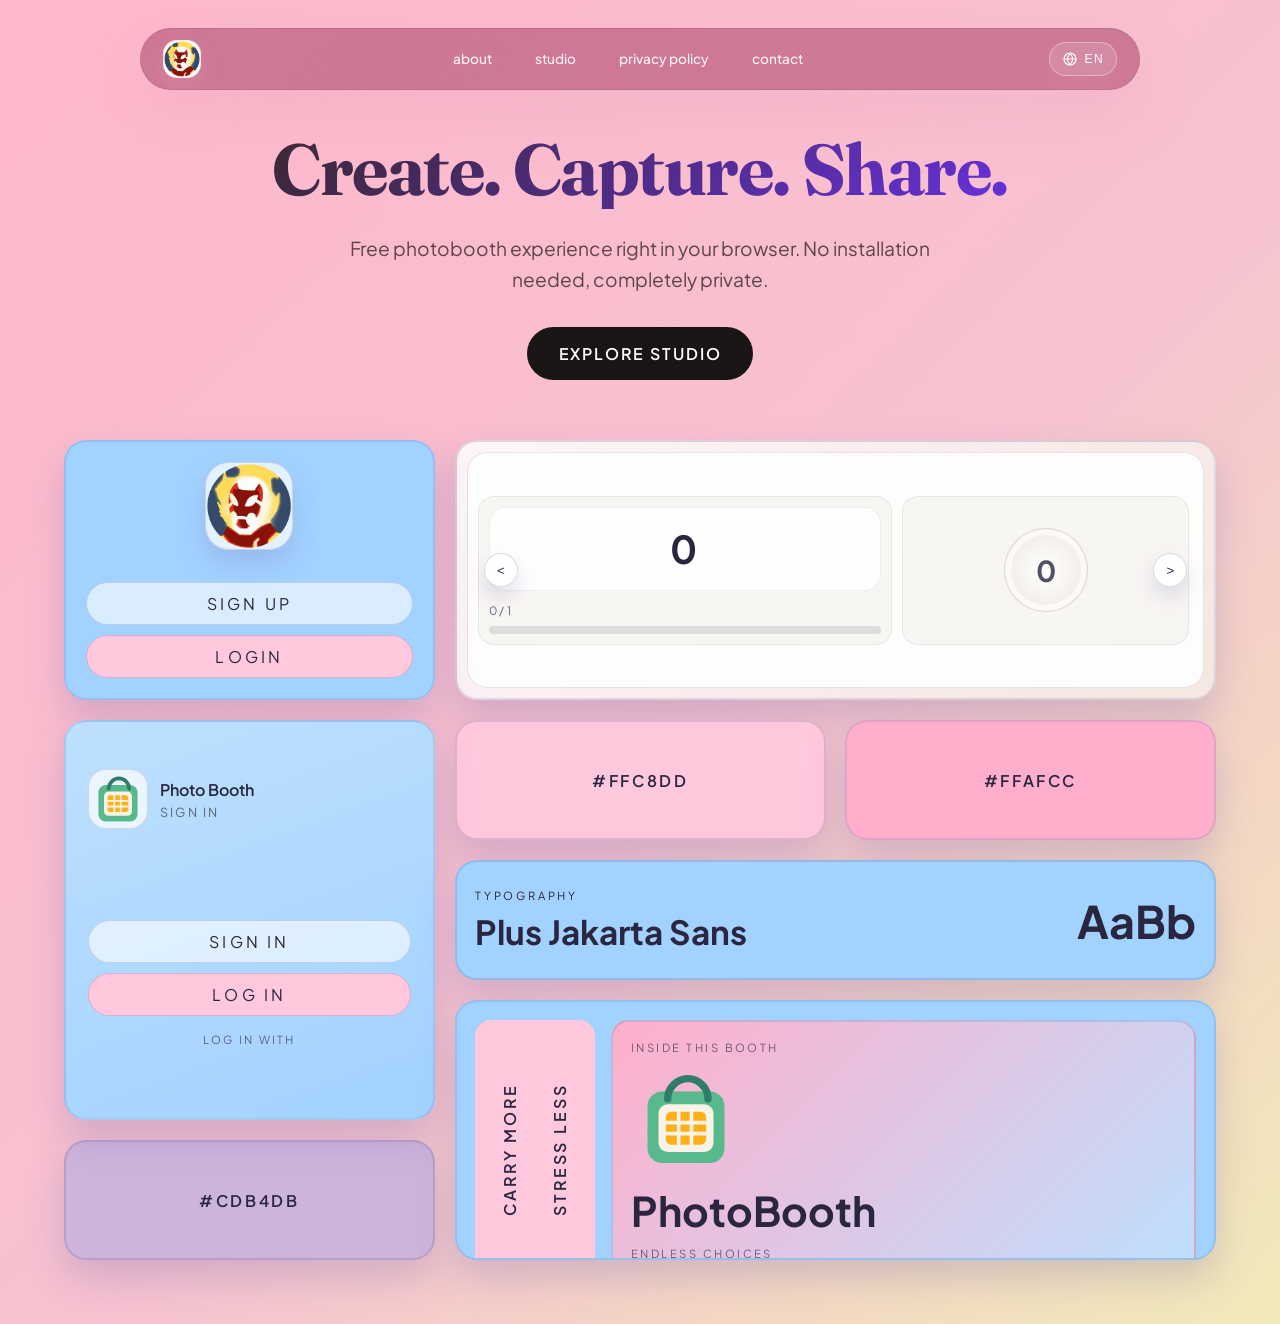
<file: gioithieu.html>
<!DOCTYPE html>
<html lang="vi">

<head>
  <meta charset="UTF-8">
  <meta name="viewport" content="width=device-width, initial-scale=1">
  <title>Gioi thieu - Photobooth</title>
  <meta name="description" content="Gioi thieu phong cach va brand kit cho Photobooth.">
  <link rel="preconnect" href="https://fonts.googleapis.com">
  <link rel="preconnect" href="https://fonts.gstatic.com" crossorigin>
  <link
    href="https://fonts.googleapis.com/css2?family=Fraunces:wght@500;700&family=Plus+Jakarta+Sans:wght@400;500;600;700&family=Space+Grotesk:wght@400;500;600;700&display=swap"
    rel="stylesheet">
  <link rel="stylesheet" href="style.css">
</head>

<body class="about-page">
  <div class="noise" aria-hidden="true"></div>

  <main class="app">
    <header class="topbar">
      <div class="topbar-left">
        <a class="logo-link" href="index.html" aria-label="Home" data-i18n-aria="brand.home">
          <img class="logo-img" src="fire.png" alt="Photobooth logo" data-i18n-alt="brand.logoAlt">
        </a>
      </div>
      <nav class="nav">
        <a href="gioithieu.html" data-i18n="nav.about" aria-current="page">giới thiệu</a>
        <a href="layout.html" data-i18n="nav.choose">studio</a>
        <a href="chinhsach.html" data-i18n="nav.privacy">chính sách</a>
        <a href="index.html#contact" data-i18n="nav.contact">liên hệ</a>
      </nav>
      <div class="topbar-right">
        <button class="lang-toggle" type="button" aria-label="Switch language">
          <svg viewBox="0 0 24 24" aria-hidden="true">
            <circle cx="12" cy="12" r="9" fill="none" stroke="currentColor" stroke-width="1.8"></circle>
            <path d="M3.5 12h17M12 3.5c2.5 2.8 4 6 4 8.5s-1.5 5.7-4 8.5M12 3.5c-2.5 2.8-4 6-4 8.5s1.5 5.7 4 8.5"
              fill="none" stroke="currentColor" stroke-width="1.6" stroke-linecap="round"></path>
          </svg>
          <span class="lang-label">VI</span>
        </button>
      </div>
    </header>

    <section class="about-hero">
      <h1 class="about-hero-title" data-i18n="about.title">Sáng tạo. Lưu giữ. Chia sẻ.</h1>
      <p class="about-hero-subtitle" data-i18n="about.subtitle">Trải nghiệm chụp ảnh photobooth miễn phí ngay trên
        trình duyệt của bạn. Không cần cài đặt, bảo mật tuyệt đối.</p>
      <a href="layout.html" class="about-cta" data-i18n="about.cta">Khám phá Studio</a>
    </section>

    <section class="about-board">
      <div class="about-grid">
        <article class="about-card about-card--brand">
          <div class="brand-kit">
            <div class="brand-kit__carousel">
              <button class="brand-kit__nav brand-kit__nav--prev" id="brandKitPrev" type="button"
                aria-label="Xem cặp trước">
                <span aria-hidden="true">&lt;</span>
              </button>
              <div class="brand-kit__track" id="brandKitTrack">
                <article class="brand-kit__panel brand-kit__panel--current">
                  <div class="brand-kit__body">
                    <div class="brand-kit__product">
                      <div class="brand-kit__product-frame">
                        <div class="brand-kit__count" id="photoCount">0</div>
                      </div>
                      <div class="brand-kit__progress">
                        <span class="brand-kit__progress-text" id="photoProgressText">0/50</span>
                        <div class="brand-kit__progress-track">
                          <span class="brand-kit__progress-fill" id="photoProgressFill"></span>
                        </div>
                      </div>
                    </div>
                    <div class="brand-kit__radar">
                      <div class="brand-kit__dial">
                        <span class="brand-kit__level" id="photoLevel">0</span>
                      </div>
                    </div>
                  </div>
                </article>
                <article class="brand-kit__panel" data-level="2" data-target="50">
                  <div class="brand-kit__body">
                    <div class="brand-kit__product">
                      <div class="brand-kit__product-frame">
                        <div class="brand-kit__count">50</div>
                      </div>
                      <div class="brand-kit__progress">
                        <span class="brand-kit__progress-text">50/1000</span>
                        <div class="brand-kit__progress-track">
                          <span class="brand-kit__progress-fill"></span>
                        </div>
                      </div>
                    </div>
                    <div class="brand-kit__radar">
                      <div class="brand-kit__dial">
                        <span class="brand-kit__level">2</span>
                      </div>
                    </div>
                  </div>
                </article>
                <article class="brand-kit__panel" data-level="3" data-target="100">
                  <div class="brand-kit__body">
                    <div class="brand-kit__product">
                      <div class="brand-kit__product-frame">
                        <div class="brand-kit__count">100</div>
                      </div>
                      <div class="brand-kit__progress">
                        <span class="brand-kit__progress-text">100/1000</span>
                        <div class="brand-kit__progress-track">
                          <span class="brand-kit__progress-fill"></span>
                        </div>
                      </div>
                    </div>
                    <div class="brand-kit__radar">
                      <div class="brand-kit__dial">
                        <span class="brand-kit__level">3</span>
                      </div>
                    </div>
                  </div>
                </article>
                <article class="brand-kit__panel" data-level="4" data-target="200">
                  <div class="brand-kit__body">
                    <div class="brand-kit__product">
                      <div class="brand-kit__product-frame">
                        <div class="brand-kit__count">200</div>
                      </div>
                      <div class="brand-kit__progress">
                        <span class="brand-kit__progress-text">200/1000</span>
                        <div class="brand-kit__progress-track">
                          <span class="brand-kit__progress-fill"></span>
                        </div>
                      </div>
                    </div>
                    <div class="brand-kit__radar">
                      <div class="brand-kit__dial">
                        <span class="brand-kit__level">4</span>
                      </div>
                    </div>
                  </div>
                </article>
                <article class="brand-kit__panel" data-level="5" data-target="500">
                  <div class="brand-kit__body">
                    <div class="brand-kit__product">
                      <div class="brand-kit__product-frame">
                        <div class="brand-kit__count">500</div>
                      </div>
                      <div class="brand-kit__progress">
                        <span class="brand-kit__progress-text">500/1000</span>
                        <div class="brand-kit__progress-track">
                          <span class="brand-kit__progress-fill"></span>
                        </div>
                      </div>
                    </div>
                    <div class="brand-kit__radar">
                      <div class="brand-kit__dial">
                        <span class="brand-kit__level">5</span>
                      </div>
                    </div>
                  </div>
                </article>
                <article class="brand-kit__panel" data-level="6" data-target="1000">
                  <div class="brand-kit__body">
                    <div class="brand-kit__product">
                      <div class="brand-kit__product-frame">
                        <div class="brand-kit__count">1000</div>
                      </div>
                      <div class="brand-kit__progress">
                        <span class="brand-kit__progress-text">1000/1000</span>
                        <div class="brand-kit__progress-track">
                          <span class="brand-kit__progress-fill"></span>
                        </div>
                      </div>
                    </div>
                    <div class="brand-kit__radar">
                      <div class="brand-kit__dial">
                        <span class="brand-kit__level">6</span>
                      </div>
                    </div>
                  </div>
                </article>
              </div>
              <button class="brand-kit__nav" id="brandKitNext" type="button" aria-label="Xem cặp tiếp">
                <span aria-hidden="true">&gt;</span>
              </button>
            </div>
          </div>
        </article>

        <article class="about-card about-card--photo about-card--login" aria-label="Account login">
          <div class="about-login">
            <div class="about-login-avatar">
              <img src="fire.png" alt="User logo">
            </div>
            <div class="about-login-actions">
              <button class="about-app-btn about-app-btn--ghost" type="button">Sign up</button>
              <button class="about-app-btn about-app-btn--solid" type="button">Login</button>
            </div>
          </div>
        </article>

        <div class="about-card about-card--swatch about-card--swatch-1">
          <span>#CDB4DB</span>
        </div>
        <div class="about-card about-card--swatch about-card--swatch-2">
          <span>#FFC8DD</span>
        </div>
        <div class="about-card about-card--swatch about-card--swatch-3">
          <span>#FFAFCC</span>
        </div>

        <article class="about-card about-card--app">
          <div class="about-app">
            <div class="about-app-header">
              <div class="about-app-logo">
                <svg class="about-bag about-bag--small" viewBox="0 0 120 120" aria-hidden="true">
                  <use href="#about-bag-icon"></use>
                </svg>
              </div>
              <div>
                <div class="about-app-title">Photo Booth</div>
                <div class="about-app-sub">Sign in</div>
              </div>
            </div>
            <div class="about-app-actions">
              <button class="about-app-btn about-app-btn--ghost" type="button">Sign in</button>
              <button class="about-app-btn about-app-btn--solid" type="button">Log in</button>
            </div>
            <span class="about-app-note">Log in with</span>
          </div>
        </article>

        <article class="about-card about-card--type">
          <div class="about-type">
            <div class="about-type-left">
              <span class="about-type-label">Typography</span>
              <div class="about-type-name">Plus Jakarta Sans</div>
            </div>
            <div class="about-type-sample">AaBb</div>
          </div>
        </article>

        <article class="about-card about-card--pack">
          <div class="about-pack">
            <div class="about-pack-slogan">
              <span>Carry more</span>
              <span>stress less</span>
            </div>
            <div class="about-pack-box">
              <span class="about-pack-meta">Inside this booth</span>
              <svg class="about-bag about-bag--large" viewBox="0 0 120 120" aria-hidden="true">
                <use href="#about-bag-icon"></use>
              </svg>
              <span class="about-pack-title">PhotoBooth</span>
              <span class="about-pack-note">Endless choices</span>
            </div>
          </div>
        </article>
      </div>
    </section>
  </main>

  <svg class="about-symbols" aria-hidden="true" focusable="false">
    <symbol id="about-bag-icon" viewBox="0 0 120 120">
      <rect x="18" y="30" width="84" height="78" rx="16" fill="#58B98C" />
      <rect x="30" y="44" width="60" height="52" rx="10" fill="#F7F3E8" />
      <path d="M40 38c0-12 10-22 22-22s22 10 22 22" fill="none" stroke="#2F7C69" stroke-width="8"
        stroke-linecap="round" />
      <rect x="38" y="52" width="44" height="36" rx="6" fill="#FFB019" />
      <path d="M38 64h44M38 76h44M52 52v36M66 52v36" stroke="#F7F3E8" stroke-width="4" stroke-linecap="round" />
    </symbol>
  </svg>

  <script src="lang.js"></script>
  <script src="about.js"></script>
</body>

</html>
</file>
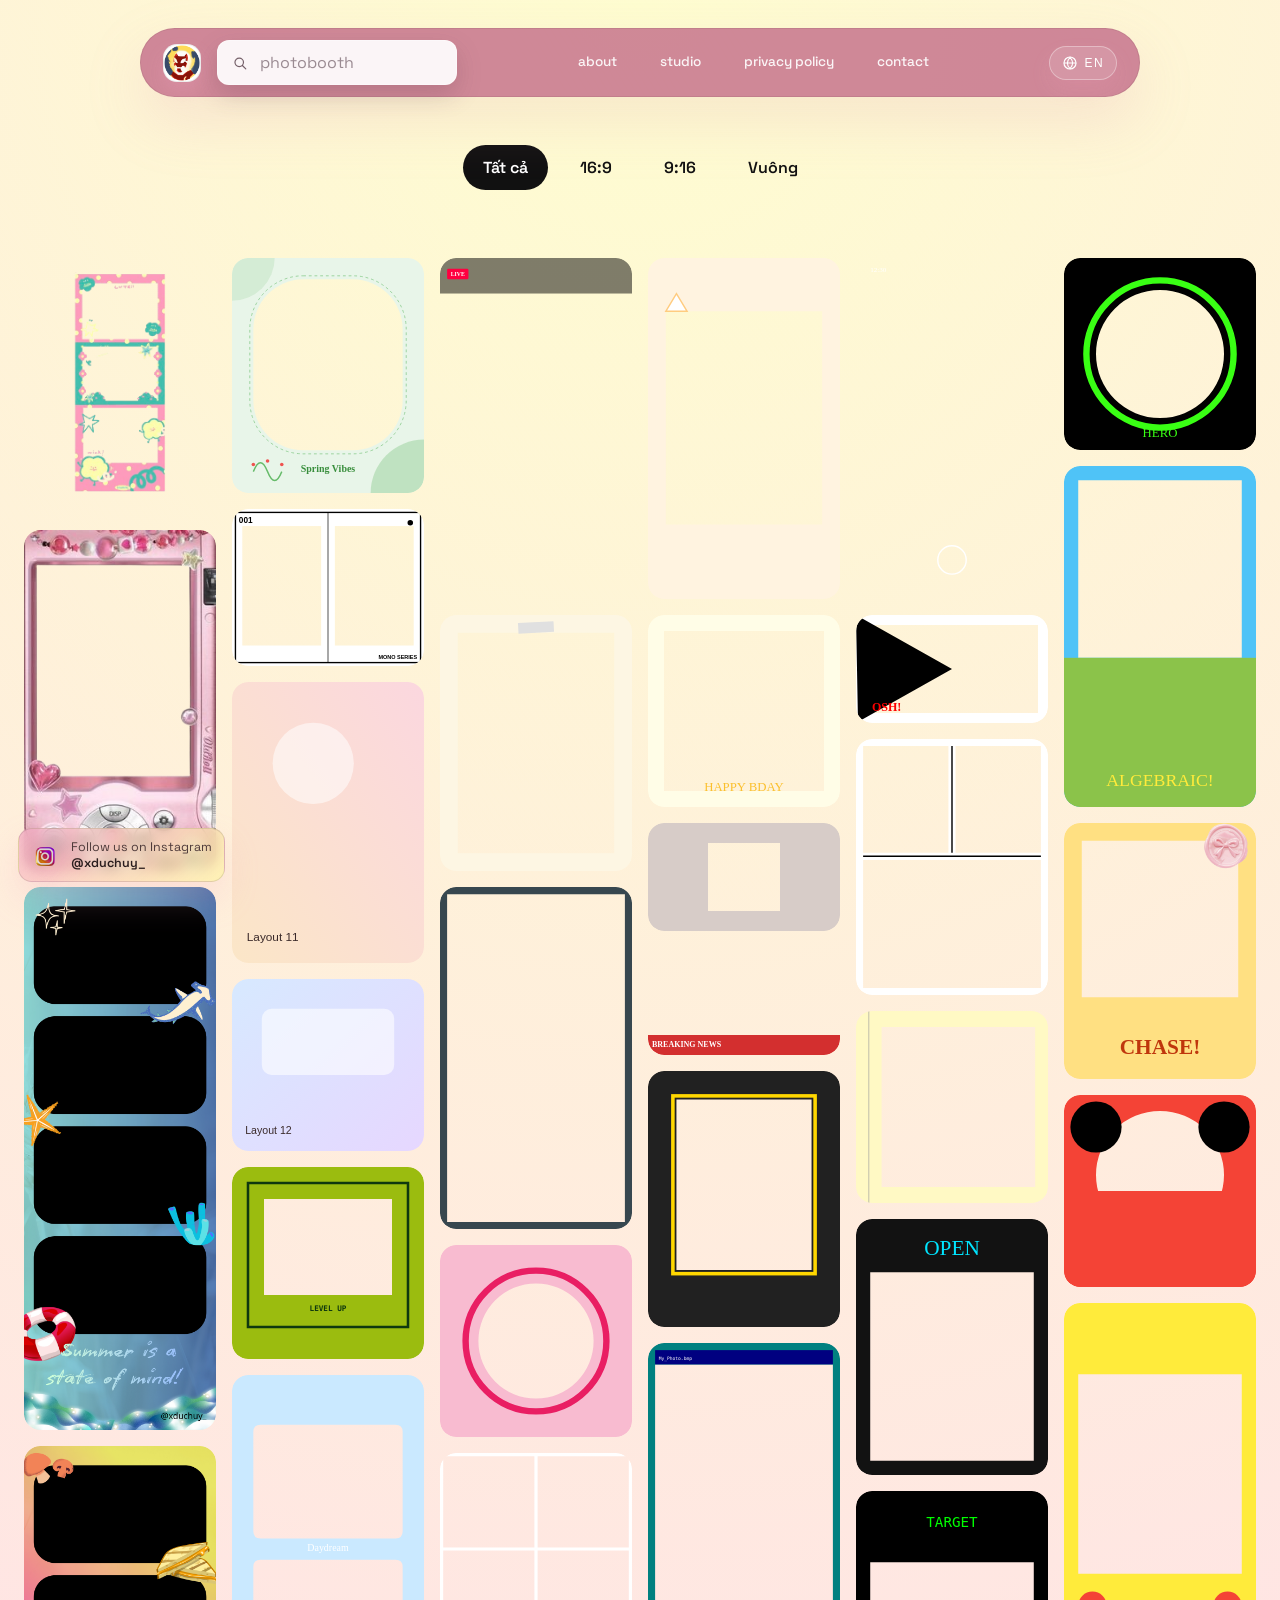
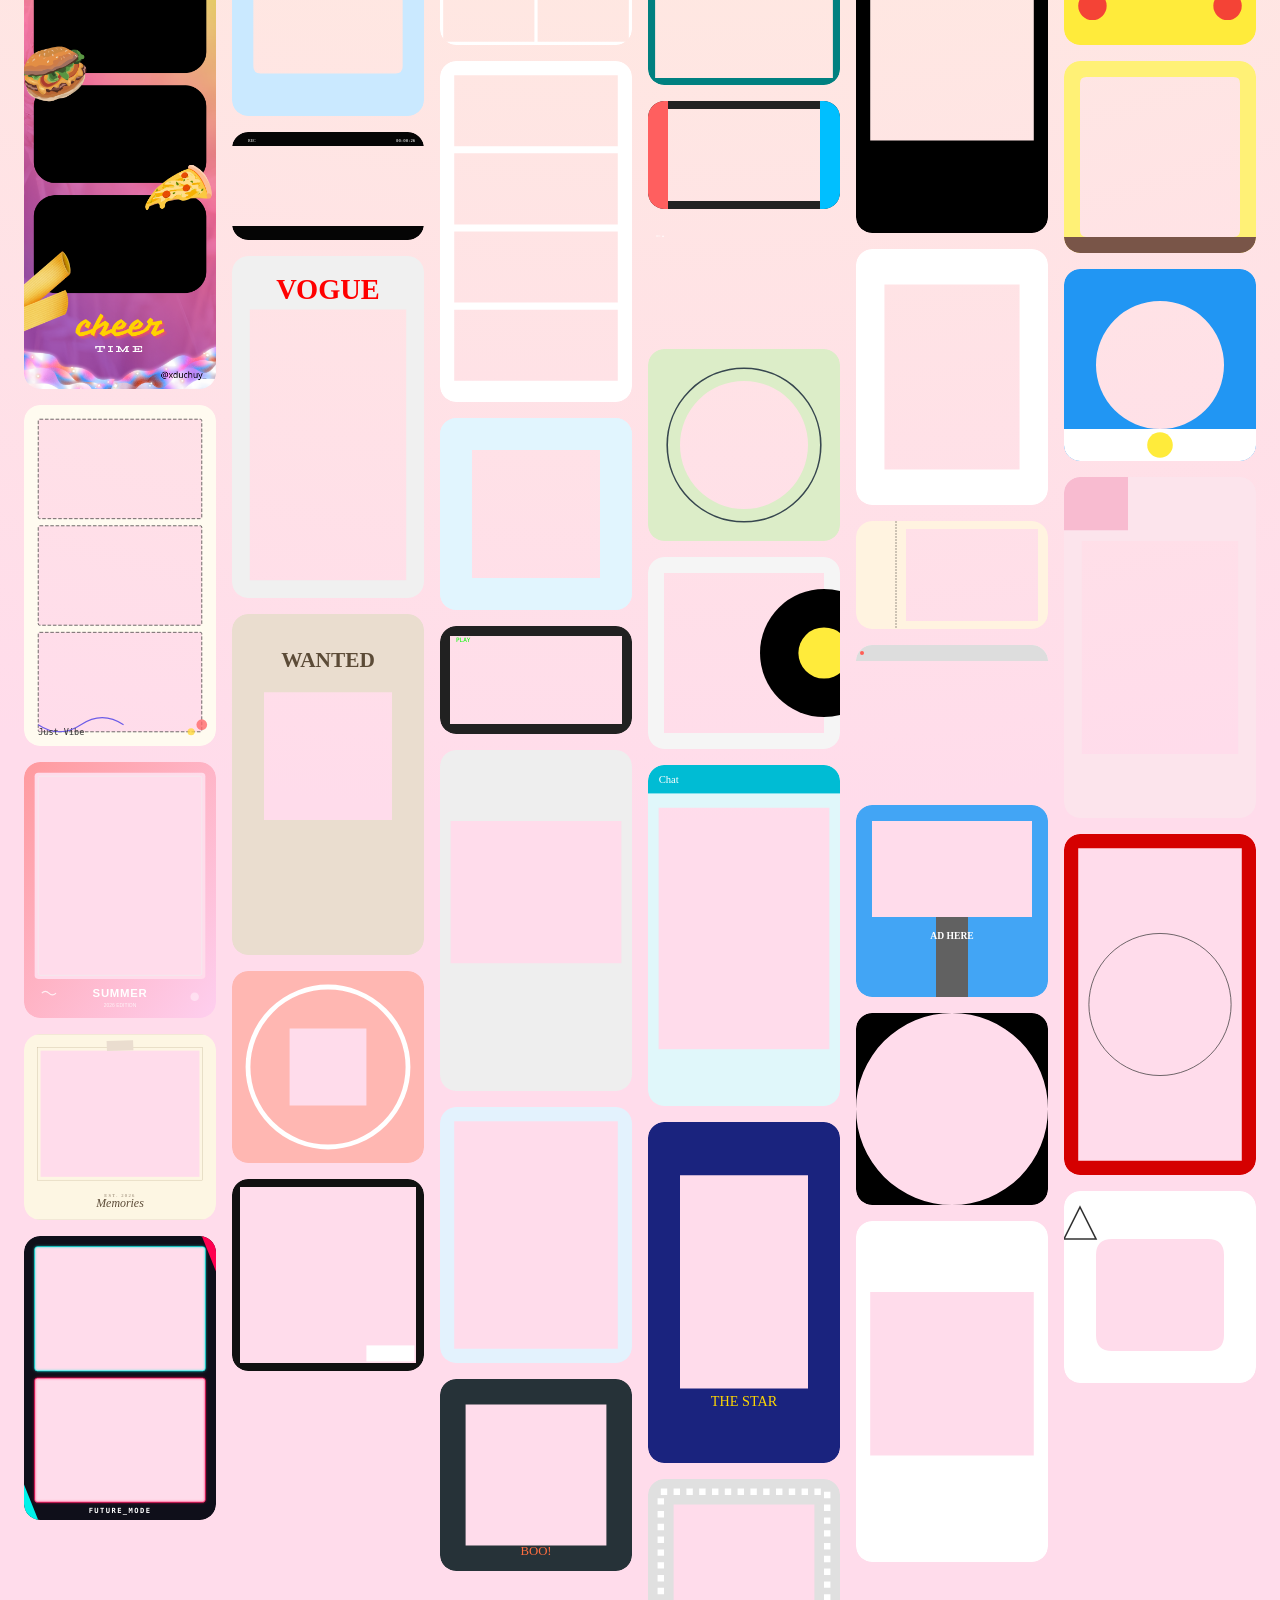
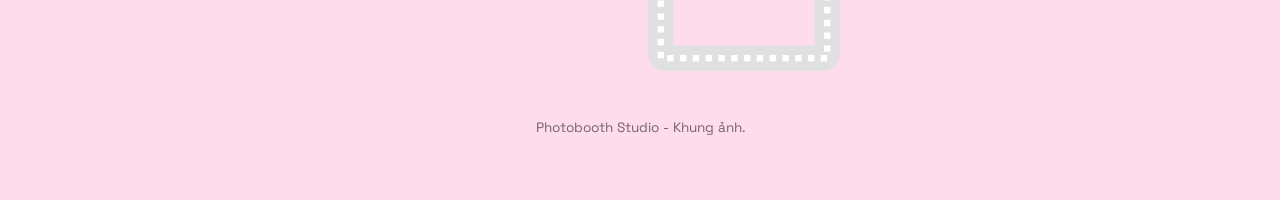
<file: layout.html>
<!DOCTYPE html>
<html lang="vi">

<head>
  <meta charset="UTF-8">
  <meta name="viewport" content="width=device-width, initial-scale=1">
  <title>Studio - Photobooth</title>
  <meta name="description" content="Chon khung anh photobooth.">
  <link rel="preconnect" href="https://fonts.googleapis.com">
  <link rel="preconnect" href="https://fonts.gstatic.com" crossorigin>
  <link
    href="https://fonts.googleapis.com/css2?family=Fraunces:wght@500;700&family=Space+Grotesk:wght@400;500;600;700&display=swap"
    rel="stylesheet">
  <link rel="stylesheet" href="style.css?v=3.3">
  <link rel="manifest" href="manifest.json">
  <meta name="theme-color" content="#000000">
</head>

<body class="layout-page">
  <div class="noise" aria-hidden="true"></div>

  <main class="app">
    <header class="topbar">
      <div class="topbar-left">
        <a class="logo-link" href="index.html" aria-label="Home" data-i18n-aria="brand.home">
          <img class="logo-img" src="fire.png" alt="Photobooth logo" data-i18n-alt="brand.logoAlt">
        </a>
        <label class="search" for="searchInput">
          <svg class="search-icon" viewBox="0 0 24 24" aria-hidden="true">
            <circle cx="11" cy="11" r="6.5" fill="none" stroke="currentColor" stroke-width="1.8"></circle>
            <line x1="16.2" y1="16.2" x2="21" y2="21" stroke="currentColor" stroke-width="1.8" stroke-linecap="round">
            </line>
          </svg>
          <input id="searchInput" type="text" placeholder="layout" aria-label="Search"
            data-i18n-placeholder="search.placeholder" data-i18n-aria="search.aria">
        </label>
      </div>
      <nav class="nav">
        <a href="gioithieu.html" data-i18n="nav.about">about</a>
        <a href="layout.html" data-i18n="nav.choose">studio</a>
        <a href="chinhsach.html" data-i18n="nav.privacy">privacy policy</a>
        <a href="index.html#contact" data-i18n="nav.contact">contact</a>
      </nav>
      <div class="topbar-right">
        <button class="lang-toggle" type="button" aria-label="Switch language">
          <svg viewBox="0 0 24 24" aria-hidden="true">
            <circle cx="12" cy="12" r="9" fill="none" stroke="currentColor" stroke-width="1.8"></circle>
            <path d="M3.5 12h17M12 3.5c2.5 2.8 4 6 4 8.5s-1.5 5.7-4 8.5M12 3.5c-2.5 2.8-4 6-4 8.5s1.5 5.7 4 8.5"
              fill="none" stroke="currentColor" stroke-width="1.6" stroke-linecap="round"></path>
          </svg>
          <span class="lang-label">VI</span>
        </button>
      </div>
    </header>

    <section class="layout-hero">
      <div class="layout-tabs" role="tablist" aria-label="Bo loc khung">
        <button class="layout-tab is-active" type="button" data-filter="all">Tất cả</button>
        <button class="layout-tab" type="button" data-filter="16-9">16:9</button>
        <button class="layout-tab" type="button" data-filter="9-16">9:16</button>
        <button class="layout-tab" type="button" data-filter="1-1">Vuông</button>
      </div>
    </section>

    <section class="layout-grid" id="frameGrid" aria-live="polite">
      <article class="layout-card" data-frame-id="fr1" data-layout="9-16" data-slots="3">
        <img src="fr1.png" alt="Layout 1">
      </article>
      <article class="layout-card" data-frame-id="fr2" data-layout="9-16" data-slots="1">
        <img src="fr2.png" alt="Layout 2">
      </article>
      <article class="layout-card" data-frame-id="fr3" data-layout="9-16" data-slots="4">
        <img src="fr3.png" alt="Layout 3">
      </article>
      <article class="layout-card" data-frame-id="fr4" data-layout="9-16" data-slots="4">
        <img src="fr4.png" alt="Layout 4">
      </article>
      <article class="layout-card" data-frame-id="frame5" data-layout="9-16" data-slots="3">
        <img src="frame5.svg?v=1770038840887" alt="Layout 5 - Film Strip">
      </article>
      <article class="layout-card" data-frame-id="frame6" data-layout="3-4">
        <img src="frame6.svg?v=1770038840887" alt="Layout 6 - Summer Card">
      </article>
      <article class="layout-card" data-frame-id="frame7" data-layout="1-1">
        <img src="frame7.svg?v=1770038840887" alt="Layout 7 - Vintage">
      </article>
      <article class="layout-card" data-frame-id="frame8" data-layout="9-16" data-slots="2">
        <img src="frame8.svg?v=1770038840887" alt="Layout 8 - Neon Cyberpunk">
      </article>
      <article class="layout-card" data-frame-id="frame9" data-layout="9-16">
        <img src="frame9.svg?v=1770038840887" alt="Layout 9 - Floral Spring">
      </article>
      <article class="layout-card" data-frame-id="frame10" data-layout="16-9" data-slots="2">
        <img src="frame10.svg?v=1770038840887" alt="Layout 10 - Minimal Mono">
      </article>
      <article class="layout-card" data-frame-id="frame11" data-layout="9-16">
        <img
          src="data:image/svg+xml,%3Csvg%20xmlns%3D%27http%3A//www.w3.org/2000/svg%27%20width%3D%27520%27%20height%3D%27760%27%20viewBox%3D%270%200%20520%20760%27%3E%3Cdefs%3E%3ClinearGradient%20id%3D%27g11%27%20x1%3D%270%27%20y1%3D%271%27%20x2%3D%271%27%20y2%3D%270%27%3E%3Cstop%20offset%3D%270%25%27%20stop-color%3D%27%23fbe6c7%27/%3E%3Cstop%20offset%3D%27100%25%27%20stop-color%3D%27%23fbd7df%27/%3E%3C/linearGradient%3E%3C/defs%3E%3Crect%20width%3D%27520%27%20height%3D%27760%27%20fill%3D%27url%28%23g11%29%27/%3E%3Ccircle%20cx%3D%27220%27%20cy%3D%27220%27%20r%3D%27110%27%20fill%3D%27rgba%28255%2C255%2C255%2C0.55%29%27/%3E%3Ctext%20x%3D%2740%27%20y%3D%27700%27%20font-family%3D%27Space%20Grotesk%2C%20Arial%27%20font-size%3D%2732%27%20fill%3D%27%233a2a2a%27%3ELayout%2011%3C/text%3E%3C/svg%3E"
          alt="Layout 11">
      </article>
      <article class="layout-card" data-frame-id="frame12" data-layout="16-9">
        <img
          src="data:image/svg+xml,%3Csvg%20xmlns%3D%27http%3A//www.w3.org/2000/svg%27%20width%3D%27580%27%20height%3D%27520%27%20viewBox%3D%270%200%20580%20520%27%3E%3Cdefs%3E%3ClinearGradient%20id%3D%27g12%27%20x1%3D%271%27%20y1%3D%271%27%20x2%3D%270%27%20y2%3D%270%27%3E%3Cstop%20offset%3D%270%25%27%20stop-color%3D%27%23e6d7ff%27/%3E%3Cstop%20offset%3D%27100%25%27%20stop-color%3D%27%23d7e9ff%27/%3E%3C/linearGradient%3E%3C/defs%3E%3Crect%20width%3D%27580%27%20height%3D%27520%27%20fill%3D%27url%28%23g12%29%27/%3E%3Crect%20x%3D%2790%27%20y%3D%2790%27%20width%3D%27400%27%20height%3D%27200%27%20rx%3D%2730%27%20fill%3D%27rgba%28255%2C255%2C255%2C0.6%29%27/%3E%3Ctext%20x%3D%2740%27%20y%3D%27470%27%20font-family%3D%27Space%20Grotesk%2C%20Arial%27%20font-size%3D%2732%27%20fill%3D%27%233a2a2a%27%3ELayout%2012%3C/text%3E%3C/svg%3E"
          alt="Layout 12">
      </article>
      <article class="layout-card" data-frame-id="frame13" data-layout="1-1">
        <img src="frame13.svg?v=1770038840887" alt="Layout 13 - Pixel Game">
      </article>
      <article class="layout-card" data-frame-id="frame14" data-layout="9-16" data-slots="2">
        <img src="frame14.svg?v=1770038840887" alt="Layout 14 - Dreamy Clouds">
      </article>
      <article class="layout-card" data-frame-id="frame15" data-layout="16-9">
        <img src="frame15.svg?v=1770038840887" alt="Layout 15 - Cinematic">
      </article>
      <article class="layout-card" data-frame-id="frame16" data-layout="9-16">
        <img src="frame16.svg?v=1770038840887" alt="Layout 16 - Vogue Cover">
      </article>
      <article class="layout-card" data-frame-id="frame17" data-layout="9-16">
        <img src="frame17.svg?v=1770038840887" alt="Layout 17 - Wanted Poster">
      </article>
      <article class="layout-card" data-frame-id="frame18" data-layout="1-1">
        <img src="frame18.svg?v=1770038840887" alt="Layout 18 - Digital Pet">
      </article>
      <article class="layout-card" data-frame-id="frame19" data-layout="1-1">
        <img src="frame19.svg?v=1770038840887" alt="Layout 19 - Album Art">
      </article>
      <article class="layout-card" data-frame-id="frame20" data-layout="9-16">
        <img src="frame20.svg?v=1770038840887" alt="Layout 20 - Social Live">
      </article>
      <article class="layout-card" data-frame-id="frame21" data-layout="3-4">
        <img src="frame21.svg?v=1770038840887" alt="Layout 21 - Scrapbook">
      </article>
      <article class="layout-card" data-frame-id="frame22" data-layout="9-16">
        <img src="frame22.svg?v=1770038840887" alt="Layout 22 - Rainy Mood">
      </article>
      <article class="layout-card" data-frame-id="frame23" data-layout="1-1">
        <img src="frame23.svg?v=1770038840887" alt="Layout 23 - Locket">
      </article>
      <article class="layout-card" data-frame-id="frame24" data-layout="1-1" data-slots="4">
        <img src="frame24.svg" alt="Layout 24 - Grid 4x">
      </article>
      <article class="layout-card" data-frame-id="frame25" data-layout="9-16" data-slots="4">
        <img src="frame25.svg" alt="Layout 25 - Classic Strip 4">
      </article>
      <article class="layout-card" data-frame-id="frame26" data-layout="1-1">
        <img src="frame26.svg?v=1770038840887" alt="Layout 26 - Blob">
      </article>
      <article class="layout-card" data-frame-id="frame27" data-layout="16-9">
        <img src="frame27.svg?v=1770038840887" alt="Layout 27 - VHS Glitch">
      </article>
      <article class="layout-card" data-frame-id="frame28" data-layout="9-16">
        <img src="frame28.svg?v=1770038840887" alt="Layout 28 - Daily News">
      </article>
      <article class="layout-card" data-frame-id="frame29" data-layout="3-4">
        <img src="frame29.svg?v=1770038840887" alt="Layout 29 - Winter">
      </article>
      <article class="layout-card" data-frame-id="frame30" data-layout="1-1">
        <img src="frame30.svg?v=1770038840887" alt="Layout 30 - Spooky">
      </article>
      <article class="layout-card" data-frame-id="frame31" data-layout="9-16">
        <img src="frame31.svg?v=1770038840887" alt="Layout 31 - Meow">
      </article>
      <article class="layout-card" data-frame-id="frame32" data-layout="1-1">
        <img src="frame32.svg?v=1770038840887" alt="Layout 32 - HBD">
      </article>
      <article class="layout-card" data-frame-id="frame33" data-layout="16-9">
        <img src="frame33.svg?v=1770038840887" alt="Layout 33 - Western Wide">
      </article>
      <article class="layout-card" data-frame-id="frame34" data-layout="16-9">
        <img src="frame34.svg?v=1770038840887" alt="Layout 34 - News TV">
      </article>
      <article class="layout-card" data-frame-id="frame35" data-layout="3-4">
        <img src="frame35.svg?v=1770038840887" alt="Layout 35 - Museum">
      </article>
      <article class="layout-card" data-frame-id="frame36" data-layout="9-16">
        <img src="frame36.svg?v=1770038840887" alt="Layout 36 - Retro OS">
      </article>
      <article class="layout-card" data-frame-id="frame37" data-layout="16-9">
        <img src="frame37.svg?v=1770038840887" alt="Layout 37 - Console">
      </article>
      <article class="layout-card" data-frame-id="frame38" data-layout="16-9">
        <img src="frame38.svg?v=1770038840887" alt="Layout 38 - CCTV">
      </article>
      <article class="layout-card" data-frame-id="frame39" data-layout="1-1">
        <img src="frame39.svg?v=1770038840887" alt="Layout 39 - Porthole">
      </article>
      <article class="layout-card" data-frame-id="frame40" data-layout="1-1">
        <img src="frame40.svg?v=1770038840887" alt="Layout 40 - Vinyl">
      </article>
      <article class="layout-card" data-frame-id="frame41" data-layout="9-16">
        <img src="frame41.svg?v=1770038840887" alt="Layout 41 - Messenger">
      </article>
      <article class="layout-card" data-frame-id="frame42" data-layout="9-16">
        <img src="frame42.svg?v=1770038840887" alt="Layout 42 - Tarot">
      </article>
      <article class="layout-card" data-frame-id="frame43" data-layout="1-1">
        <img src="frame43.svg?v=1770038840887" alt="Layout 43 - Stamp">
      </article>
      <article class="layout-card" data-frame-id="frame44" data-layout="9-16">
        <img src="frame44.svg?v=1770038840887" alt="Layout 44 - Phone UI">
      </article>
      <article class="layout-card" data-frame-id="frame45" data-layout="16-9">
        <img src="frame45.svg?v=1770038840887" alt="Layout 45 - Anime">
      </article>
      <article class="layout-card" data-frame-id="frame46" data-layout="3-4" data-slots="3">
        <img src="frame46.svg" alt="Layout 46 - Comic">
      </article>
      <article class="layout-card" data-frame-id="frame47" data-layout="1-1">
        <img src="frame47.svg?v=1770038840887" alt="Layout 47 - Sketch">
      </article>
      <article class="layout-card" data-frame-id="frame48" data-layout="3-4">
        <img src="frame48.svg?v=1770038840887" alt="Layout 48 - Neon Bar">
      </article>
      <article class="layout-card" data-frame-id="frame49" data-layout="9-16">
        <img src="frame49.svg?v=1770038840887" alt="Layout 49 - Cyber Wanted">
      </article>
      <article class="layout-card" data-frame-id="frame50" data-layout="3-4">
        <img src="frame50.svg?v=1770038840887" alt="Layout 50 - Card">
      </article>
      <article class="layout-card" data-frame-id="frame51" data-layout="16-9">
        <img src="frame51.svg?v=1770038840887" alt="Layout 51 - Ticket">
      </article>
      <article class="layout-card" data-frame-id="frame52" data-layout="4-3">
        <img src="frame52.svg?v=1770038840887" alt="Layout 52 - Browser">
      </article>
      <article class="layout-card" data-frame-id="frame53" data-layout="1-1">
        <img src="frame53.svg?v=1770038840887" alt="Layout 53 - Billboard">
      </article>
      <article class="layout-card" data-frame-id="frame54" data-layout="1-1">
        <img src="frame54.svg?v=1770038840887" alt="Layout 54 - Fish Eye">
      </article>
      <article class="layout-card" data-frame-id="frame55" data-layout="9-16">
        <img src="frame55.svg?v=1770038840887" alt="Layout 55 - Receipt">
      </article>
      <article class="layout-card" data-frame-id="frame56" data-layout="1-1">
        <img src="frame56.svg?v=1770038840887" alt="Layout 56 - Alien Hero">
      </article>
      <article class="layout-card" data-frame-id="frame57" data-layout="9-16">
        <img src="frame57.svg?v=1770038840887" alt="Layout 57 - Adventure">
      </article>
      <article class="layout-card" data-frame-id="frame58" data-layout="3-4">
        <img src="frame58.svg?v=1770038840887" alt="Layout 58 - Chase">
      </article>
      <article class="layout-card" data-frame-id="frame59" data-layout="1-1">
        <img src="frame59.svg?v=1770038840887" alt="Layout 59 - Magic Mouse">
      </article>
      <article class="layout-card" data-frame-id="frame60" data-layout="9-16">
        <img src="frame60.svg?v=1770038840887" alt="Layout 60 - Pika">
      </article>
      <article class="layout-card" data-frame-id="frame61" data-layout="1-1">
        <img src="frame61.svg?v=1770038840887" alt="Layout 61 - Sponge">
      </article>
      <article class="layout-card" data-frame-id="frame62" data-layout="1-1">
        <img src="frame62.svg?v=1770038840887" alt="Layout 62 - Robot Cat">
      </article>
      <article class="layout-card" data-frame-id="frame63" data-layout="9-16">
        <img src="frame63.svg?v=1770038840887" alt="Layout 63 - Girl Power">
      </article>
      <article class="layout-card" data-frame-id="frame64" data-layout="9-16">
        <img src="frame64.svg?v=1770038840887" alt="Layout 64 - Spider">
      </article>
      <article class="layout-card" data-frame-id="frame65" data-layout="1-1">
        <img src="frame65.svg?v=1770038840887" alt="Layout 65 - Kitty">
      </article>
    </section>

    <footer class="footer">
      <span>Photobooth Studio - Khung ảnh.</span>
    </footer>
  </main>

  <a class="ig-badge ig-float" href="https://www.instagram.com/xduchuy_/" target="_blank" rel="noopener"
    aria-label="Instagram">
    <span class="ig-icon" aria-hidden="true"></span>
    <div>
      <span data-i18n="ig.follow">Follow us on Instagram</span>
      <strong>@xduchuy_</strong>
    </div>
  </a>

  <div class="spin-badge" aria-hidden="true">
    <img src="xoay.png" alt="">
  </div>

  <script src="lang.js"></script>
  <script src="search.js"></script>
  <script src="frames-data.js"></script>
  <script src="layout.js?v=3.2"></script>
  <script>
    if ('serviceWorker' in navigator) {
      window.addEventListener('load', () => {
        navigator.serviceWorker.register('service-worker.js')
          .then(reg => console.log('Service Worker registered', reg))
          .catch(err => console.log('Service Worker registration failed', err));
      });
    }
  </script>
</body>

</html>
</file>
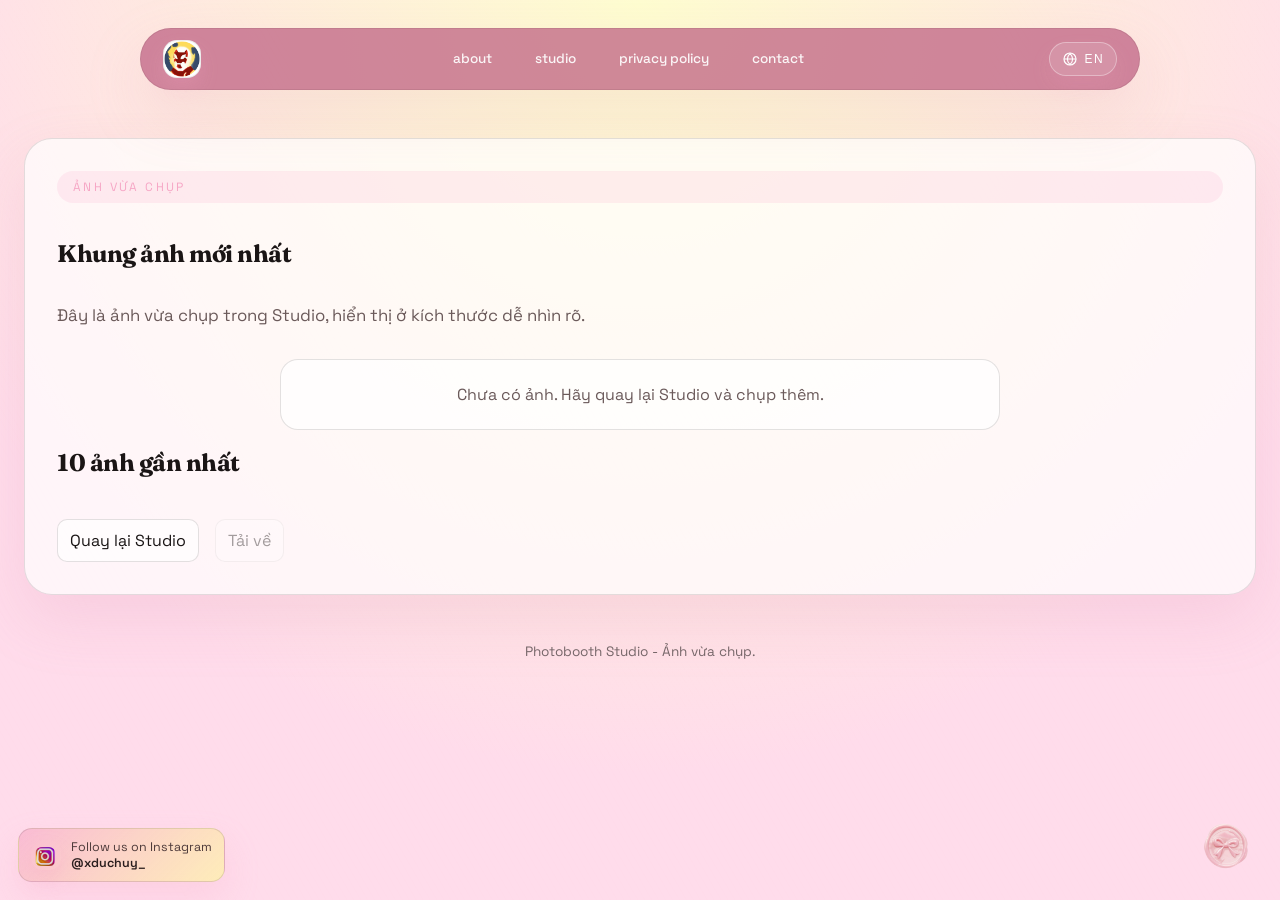
<file: studio.html>
<!DOCTYPE html>
<html lang="vi">

<head>
  <meta charset="UTF-8">
  <meta name="viewport" content="width=device-width, initial-scale=1">
  <title>Studio - Ảnh vừa chụp</title>
  <meta name="description" content="Ảnh vừa chụp trong photobooth studio.">
  <link rel="preconnect" href="https://fonts.googleapis.com">
  <link rel="preconnect" href="https://fonts.gstatic.com" crossorigin>
  <link
    href="https://fonts.googleapis.com/css2?family=Fraunces:wght@500;700&family=Space+Grotesk:wght@400;500;600;700&display=swap"
    rel="stylesheet">
  <link rel="stylesheet" href="style.css">
  <link rel="manifest" href="manifest.json">
  <meta name="theme-color" content="#000000">
</head>

<body>
  <div class="noise" aria-hidden="true"></div>

  <main class="app">
    <header class="topbar">
      <div class="topbar-left">
        <a class="logo-link" href="index.html" aria-label="Home" data-i18n-aria="brand.home">
          <img class="logo-img" src="fire.png" alt="Photobooth logo" data-i18n-alt="brand.logoAlt">
        </a>
      </div>
      <nav class="nav">
        <a href="gioithieu.html" data-i18n="nav.about">giới thiệu</a>
        <a href="layout.html" data-i18n="nav.choose">studio</a>
        <a href="chinhsach.html" data-i18n="nav.privacy">chính sách</a>
        <a href="index.html#contact" data-i18n="nav.contact">liên hệ</a>
      </nav>
      <div class="topbar-right">
        <button class="lang-toggle" type="button" aria-label="Switch language">
          <svg viewBox="0 0 24 24" aria-hidden="true">
            <circle cx="12" cy="12" r="9" fill="none" stroke="currentColor" stroke-width="1.8"></circle>
            <path d="M3.5 12h17M12 3.5c2.5 2.8 4 6 4 8.5s-1.5 5.7-4 8.5M12 3.5c-2.5 2.8-4 6-4 8.5s1.5 5.7 4 8.5"
              fill="none" stroke="currentColor" stroke-width="1.6" stroke-linecap="round"></path>
          </svg>
          <span class="lang-label">VI</span>
        </button>
      </div>
    </header>

    <section class="studio-page">
      <div class="photo-card">
        <span class="tag">Ảnh vừa chụp</span>
        <h1>Khung ảnh mới nhất</h1>
        <p class="lead">Đây là ảnh vừa chụp trong Studio, hiển thị ở kích thước dễ nhìn rõ.</p>

        <div class="photo-frame">
          <img id="latestPhoto" src="" alt="Ảnh vừa chụp">
          <div id="emptyState" class="empty" hidden>Chưa có ảnh. Hãy quay lại Studio và chụp thêm.</div>
        </div>

        <div>
          <h2>10 ảnh gần nhất</h2>
          <div id="recentGallery" class="gallery"></div>
        </div>

        <div class="actions">
          <a class="ghost" href="chup.html">Quay lại Studio</a>
          <a id="downloadLink" class="ghost" href="#" download="photobooth-latest.png">Tải về</a>
        </div>
      </div>
    </section>

    <footer class="footer">
      <span>Photobooth Studio - Ảnh vừa chụp.</span>
    </footer>
  </main>

  <a class="ig-badge ig-float" href="https://www.instagram.com/xduchuy_/" target="_blank" rel="noopener"
    aria-label="Instagram">
    <span class="ig-icon" aria-hidden="true"></span>
    <div>
      <span data-i18n="ig.follow">Theo dõi trên Instagram</span>
      <strong>@xduchuy_</strong>
    </div>
  </a>

  <div class="spin-badge" aria-hidden="true">
    <img src="xoay.png" alt="">
  </div>

  <script src="storage.js"></script>
  <script src="studio.js"></script>
  <script src="lang.js"></script>
  <script>
    if ('serviceWorker' in navigator) {
      window.addEventListener('load', () => {
        navigator.serviceWorker.register('service-worker.js')
          .then(reg => console.log('Service Worker registered', reg))
          .catch(err => console.log('Service Worker registration failed', err));
      });
    }
  </script>
</body>

</html>
</file>
<file: style.css>
﻿@font-face {
  font-family: "SG Display";
  src: url("SG Display DEMO - Narrow.ttf") format("truetype");
  font-weight: 400;
  font-style: normal;
  font-display: swap;
}

:root {
  --bg-1: #ffdceb;
  --bg-2: #fefdd0;
  --ink: #1a1515;
  --muted: #6b5a5a;
  --accent: #f6a6c5;
  --accent-2: #fef2a8;
  --card: rgba(255, 255, 255, 0.7);
  --glass: rgba(255, 255, 255, 0.55);
  --stroke: rgba(26, 21, 21, 0.12);
  --shadow: 0 24px 60px rgba(215, 140, 170, 0.18);
  --radius-lg: 28px;
  --radius-md: 18px;
  --radius-sm: 12px;
}

* {
  box-sizing: border-box;
}

html {
  scroll-padding-top: 120px;
  scroll-behavior: smooth;
}

body {
  margin: 0;
  min-height: 100vh;
  font-family: "Space Grotesk", sans-serif;
  color: var(--ink);
  background: radial-gradient(circle at 50% 0%, #fefdd0 0%, #ffdceb 70%);
  overflow-x: hidden;
}

h1,
h2,
h3 {
  font-family: "Fraunces", "Times New Roman", serif;
  letter-spacing: -0.02em;
  margin: 0 0 16px;
}

p {
  margin: 0 0 12px;
  color: var(--muted);
  line-height: 1.6;
}

a {
  color: inherit;
  text-decoration: none;
}

.noise {
  position: fixed;
  inset: 0;
  background-image: repeating-linear-gradient(120deg,
      rgba(255, 255, 255, 0.03) 0,
      rgba(255, 255, 255, 0.03) 1px,
      transparent 1px,
      transparent 4px),
    repeating-linear-gradient(60deg,
      rgba(0, 0, 0, 0.08) 0,
      rgba(0, 0, 0, 0.08) 1px,
      transparent 1px,
      transparent 6px);
  pointer-events: none;
  opacity: 0.4;
  mix-blend-mode: soft-light;
}

.app {
  max-width: 1280px;
  margin: 0 auto;
  padding: 28px 24px 64px;
  position: relative;
  z-index: 1;
}

.topbar {
  display: grid;
  grid-template-columns: auto minmax(0, 1fr) auto;
  align-items: center;
  gap: 18px;
  padding: 11px 22px;
  border-radius: 999px;
  background: rgba(191, 98, 131, 0.75);
  color: #fff;
  border: 1px solid rgba(26, 21, 21, 0.08);
  box-shadow: var(--shadow);
  animation: slideDown 0.6s ease forwards;
  position: sticky;
  top: 16px;
  z-index: 20;
  max-width: 1000px;
  margin-left: auto;
  margin-right: auto;
}

.topbar-left,
.topbar-center {
  display: flex;
  align-items: center;
  flex: 1;
}

.topbar-left {
  gap: 10px;
  justify-self: start;
}

.topbar-center {
  justify-content: center;
}

.topbar-right {
  display: flex;
  align-items: center;
  justify-content: flex-end;
  justify-self: end;
}

.topbar .nav {
  justify-content: center;
  flex: 0 1 auto;
  gap: 23px;
}

.topbar .nav a {
  flex: 0 0 auto;
  padding: 6px 10px;
  color: rgba(255, 255, 255, 0.92);
}

.topbar .nav a:hover {
  color: #fff;
}

.topbar .logo-link {
  color: #fff;
}

.topbar .lang-toggle {
  color: #fff;
  border-color: rgba(255, 255, 255, 0.35);
  background: rgba(255, 255, 255, 0.12);
}

.search {
  display: flex;
  align-items: center;
  gap: 10px;
  background: white;
  border: 1px solid rgba(26, 21, 21, 0.12);
  border-radius: 12px;
  padding: 10px 14px;
  min-width: 260px;
  box-shadow: 0 10px 20px rgba(246, 166, 197, 0.08);
}

.topbar .search {
  background: rgba(255, 255, 255, 0.92);
  border-color: rgba(255, 255, 255, 0.35);
  box-shadow: 0 10px 24px rgba(92, 54, 71, 0.22);
}

.topbar .search-icon {
  color: rgba(72, 47, 58, 0.75);
}

.topbar .search input::placeholder {
  color: rgba(90, 68, 78, 0.6);
}

.layout-page .search {
  min-width: 160px;
  width: clamp(160px, 22vw, 240px);
}

.logo-link {
  display: inline-flex;
  align-items: center;
  gap: 10px;
  margin-right: 6px;
  font-weight: 600;
  color: #2b1e1e;
}

.logo-img {
  width: 38px;
  height: 38px;
  border-radius: 14px;
  object-fit: cover;
  box-shadow: 0 10px 18px rgba(246, 166, 197, 0.2);
  border: 1px solid rgba(26, 21, 21, 0.08);
  background: white;
}

.logo-text {
  font-size: 0.9rem;
  letter-spacing: 0.04em;
  text-transform: uppercase;
}

.search-icon {
  width: 18px;
  height: 18px;
  color: #a58c8c;
}

.search input {
  border: none;
  outline: none;
  font: inherit;
  color: var(--ink);
  background: transparent;
  width: 100%;
}

.search input::placeholder {
  color: #b09a9a;
}

.ig-badge {
  display: flex;
  align-items: center;
  gap: 10px;
  font-size: 0.85rem;
  color: #4e3a3a;
  transition: transform 0.2s ease;
}

.ig-badge strong {
  display: block;
  font-weight: 600;
  color: #2b1e1e;
}

.ig-float {
  position: fixed;
  left: 18px;
  bottom: 18px;
  z-index: 40;
  padding: 10px 12px;
  border-radius: 14px;
  font-size: 0.78rem;
  background: linear-gradient(135deg, rgba(246, 166, 197, 0.6), rgba(254, 242, 168, 0.75));
  border: 1px solid rgba(26, 21, 21, 0.12);
  box-shadow: 0 16px 34px rgba(246, 166, 197, 0.22);
  backdrop-filter: blur(6px);
}

.ig-float .ig-icon {
  width: 30px;
  height: 30px;
}

.ig-icon {
  width: 36px;
  height: 36px;
  border-radius: 12px;
  background-color: transparent;
  background-image: url("ins.png");
  background-repeat: no-repeat;
  background-position: center;
  background-size: contain;
  position: relative;
  box-shadow: 0 10px 20px rgba(246, 166, 197, 0.3);
}

.ig-badge:hover {
  transform: translateY(-2px);
}

.ig-icon::after {
  content: none;
}

.brand {
  font-weight: 600;
  letter-spacing: 0.08em;
  text-transform: lowercase;
}

.nav {
  display: flex;
  justify-content: space-between;
  gap: 12px;
  font-size: clamp(0.72rem, 2.6vw, 0.85rem);
  flex: 1;
  flex-wrap: nowrap;
  align-items: center;
}

.nav a {
  flex: 1;
  text-align: center;
  color: #5a4545;
  transition: color 0.3s ease;
  text-transform: none;
  font-weight: 500;
  white-space: nowrap;
  line-height: 1.1;
  padding: 6px 4px;
}

.nav a:hover {
  color: #1f1616;
}

.lang-toggle {
  display: inline-flex;
  align-items: center;
  gap: 6px;
  padding: 8px 12px;
  border-radius: 999px;
  border: 1px solid rgba(26, 21, 21, 0.12);
  background: rgba(255, 255, 255, 0.9);
  color: #2b1e1e;
  cursor: pointer;
  font-size: 0.75rem;
  letter-spacing: 0.12em;
  text-transform: uppercase;
  box-shadow: 0 10px 20px rgba(246, 166, 197, 0.12);
}

.lang-toggle svg {
  width: 16px;
  height: 16px;
}

.hero {
  display: grid;
  grid-template-columns: 1.1fr 0.9fr;
  gap: 36px;
  margin-top: 32px;
  align-items: start;
}

.capture-page {
  --capture-stage-max: min(70vh, calc(100vh - 260px));
  --capture-gallery-width: clamp(200px, 16vw, 280px);
  --capture-gallery-gap: 24px;
}

@supports (height: 1svh) {
  .capture-page {
    --capture-stage-max: min(70svh, calc(100svh - 260px));
  }
}

.capture-page .hero {
  display: block;
  margin-top: 12px;
}

.capture {
  position: relative;
  display: grid;
  justify-items: center;
  gap: 24px;
}

.capture-page .capture {
  grid-template-columns: minmax(220px, 320px) minmax(0, 1fr);
  align-items: start;
  justify-items: stretch;
}

.capture-page .capture__stage {
  justify-self: center;
}

.capture-gallery {
  align-self: start;
  display: grid;
  gap: 14px;
  padding: 20px;
  border-radius: var(--radius-md);
  background: var(--card);
  border: 1px solid var(--stroke);
  box-shadow: var(--shadow);
  transition: transform 0.6s cubic-bezier(0.2, 0.8, 0.2, 1);
  will-change: transform;
}

.capture-gallery__list {
  display: flex;
  gap: 12px;
  padding: 12px;
  border-radius: 18px;
  background: rgba(255, 255, 255, 0.6);
  border: 1px solid rgba(26, 21, 21, 0.08);
  min-height: 120px;
  max-height: var(--capture-stage-max);
  overflow: auto;
  align-content: flex-start;
}

.capture-gallery__list[data-layout="vertical"] {
  flex-direction: column;
  overflow-y: auto;
  overflow-x: hidden;
}

.capture-gallery__list[data-layout="horizontal"] {
  flex-direction: row;
  flex-wrap: nowrap;
  overflow-x: auto;
  overflow-y: hidden;
}

.capture-gallery__list img {
  border-radius: 14px;
  border: 1px solid rgba(26, 21, 21, 0.12);
  box-shadow: 0 12px 22px rgba(0, 0, 0, 0.18);
  display: block;
  background: rgba(255, 255, 255, 0.8);
}

.capture-gallery__list[data-layout="vertical"] img {
  width: 100%;
  height: auto;
}

.capture-gallery__list[data-layout="horizontal"] img {
  height: 120px;
  width: auto;
  flex: 0 0 auto;
}

@media (min-width: 981px) {
  .capture-page .capture {
    grid-template-columns: 1fr;
    justify-items: center;
  }

  .capture-page .capture__stage {
    width: min(900px, calc(100vw - (var(--capture-gallery-width) + var(--capture-gallery-gap)) * 2));
  }

  .capture-page .capture-gallery {
    position: absolute;
    left: calc(50% - 50vw + var(--capture-gallery-gap));
    top: 0;
    width: var(--capture-gallery-width);
    transform: translateX(0);
  }

  .capture-page .capture.is-gallery-centered .capture-gallery {
    transform: translateX(calc(50vw - var(--capture-gallery-gap) - (var(--capture-gallery-width) * 0.5)));
    z-index: 6;
  }
}

@media (max-width: 980px) {
  .capture-page .capture {
    grid-template-columns: 1fr;
  }

  .capture-page .capture__stage {
    order: 1;
  }

  .capture-page .capture-gallery {
    order: 2;
  }

  .capture-gallery__list {
    max-height: 260px;
  }
}

.capture__stage {
  width: min(900px, 100%);
  display: grid;
  gap: 18px;
  justify-items: center;
  position: relative;
  z-index: 3;
}

.capture-page .capture__stage {
  gap: 6px;
}

.capture__intro {
  text-align: center;
  max-width: 720px;
}

.capture__stage .preview {
  width: 100%;
  justify-items: center;
  max-width: 860px;
}

.capture__stage .stage {
  border-radius: 22px;
  max-width: 860px;
}

.capture__drawerToggle {
  position: absolute;
  right: 18px;
  top: 220px;
  width: 48px;
  height: 43px;
  border-radius: 16px;
  border: 1px solid rgba(26, 21, 21, 0.12);
  background: rgba(255, 255, 255, 0.92);
  display: grid;
  place-items: center;
  cursor: pointer;
  box-shadow: 0 14px 30px rgba(246, 166, 197, 0.25);
  z-index: 5;
}

.capture__drawerToggle svg {
  width: 22px;
  height: 22px;
}

.capture__backdrop {
  position: fixed;
  inset: 0;
  background: rgba(255, 255, 255, 0.55);
  backdrop-filter: blur(4px);
  opacity: 0;
  pointer-events: none;
  transition: opacity 0.35s ease;
  will-change: opacity;
  z-index: 2;
}

.capture__drawer {
  position: absolute;
  top: 40px;
  right: 0;
  width: min(420px, 40vw);
  max-height: calc(100% - 60px);
  background: rgba(255, 255, 255, 0.96);
  border-radius: 24px;
  border: 1px solid var(--stroke);
  box-shadow: var(--shadow);
  padding: 20px;
  display: grid;
  gap: 16px;
  transform: translate3d(110%, 0, 0);
  opacity: 0;
  pointer-events: none;
  transition: transform 0.45s cubic-bezier(0.2, 0.8, 0.2, 1), opacity 0.35s ease;
  will-change: transform, opacity;
  z-index: 4;
}

.capture__drawerHeader {
  display: flex;
  align-items: center;
  justify-content: space-between;
  gap: 12px;
}

.capture__drawerHeader h2 {
  font-size: 1.1rem;
  margin: 0;
}

.drawer-close {
  width: 36px;
  height: 36px;
  border-radius: 12px;
  border: 1px solid rgba(26, 21, 21, 0.12);
  background: rgba(255, 255, 255, 0.9);
  display: grid;
  place-items: center;
  cursor: pointer;
}

.drawer-close svg {
  width: 18px;
  height: 18px;
}

.capture__drawerContent {
  display: grid;
  gap: 16px;
  overflow: auto;
  padding-right: 6px;
}

.drawer-section {
  display: grid;
  gap: 10px;
  padding: 12px;
  border-radius: 16px;
  background: rgba(255, 255, 255, 0.7);
  border: 1px solid rgba(26, 21, 21, 0.08);
}

.drawer-section h3 {
  margin: 0;
  font-size: 0.85rem;
  text-transform: uppercase;
  letter-spacing: 0.18em;
  color: var(--muted);
}

.capture__drawer .control {
  gap: 8px;
}

.capture__drawer .camera-actions {
  display: grid;
  grid-template-columns: repeat(2, minmax(0, 1fr));
  gap: 8px;
}

.capture__drawer .camera-actions .ghost {
  width: 100%;
  text-align: center;
}

.capture.is-drawer-open .capture__drawer {
  transform: translate3d(0, 0, 0);
  opacity: 1;
  pointer-events: auto;
}

.capture.is-drawer-open .capture__backdrop {
  opacity: 1;
  pointer-events: auto;
}


.hero-copy {
  background: var(--card);
  padding: 32px;
  border-radius: var(--radius-lg);
  border: 1px solid var(--stroke);
  box-shadow: var(--shadow);
  animation: fadeUp 0.7s ease forwards;
}

.tag {
  display: inline-flex;
  padding: 8px 16px;
  border-radius: 999px;
  background: rgba(246, 166, 197, 0.18);
  color: var(--accent);
  font-size: 0.75rem;
  text-transform: uppercase;
  letter-spacing: 0.2em;
  margin-bottom: 18px;
}

.lead {
  font-size: 1.05rem;
}

.controls {
  display: grid;
  grid-template-columns: repeat(2, minmax(0, 1fr));
  gap: 16px;
  margin: 24px 0;
}

.control {
  display: grid;
  gap: 8px;
  font-size: 0.85rem;
  color: var(--muted);
}

.control-label {
  font-size: 0.85rem;
  color: var(--muted);
}

.ratio-control {
  gap: 10px;
}

.ratio-options {
  display: grid;
  grid-template-columns: repeat(4, minmax(0, 1fr));
  gap: 10px;
}

.ratio-option {
  position: relative;
  display: grid;
  justify-items: center;
  gap: 6px;
  padding: 10px 8px;
  border-radius: 12px;
  border: 1px solid var(--stroke);
  background: rgba(255, 255, 255, 0.7);
  cursor: pointer;
  transition: transform 0.2s ease, border-color 0.2s ease, box-shadow 0.2s ease;
}

.ratio-option:hover {
  transform: translateY(-1px);
}

.ratio-option input {
  position: absolute;
  opacity: 0;
  pointer-events: none;
}

.ratio-figure {
  display: block;
  border: 2px solid rgba(26, 21, 21, 0.3);
  border-radius: 10px;
  background: linear-gradient(160deg, rgba(246, 166, 197, 0.2), rgba(255, 255, 255, 0.8));
  box-shadow: inset 0 0 0 2px rgba(255, 255, 255, 0.6);
}

.ratio-9-16 {
  width: 32px;
  aspect-ratio: 9 / 16;
}

.ratio-16-9 {
  width: 52px;
  aspect-ratio: 16 / 9;
}

.ratio-4-3 {
  width: 46px;
  aspect-ratio: 4 / 3;
}

.ratio-1-1 {
  width: 40px;
  aspect-ratio: 1 / 1;
}

.ratio-text {
  font-size: 0.75rem;
  color: var(--muted);
}

.ratio-option input:checked+.ratio-figure {
  border-color: var(--accent);
  box-shadow: 0 0 0 2px rgba(246, 166, 197, 0.3), inset 0 0 0 2px rgba(255, 255, 255, 0.7);
}

.ratio-option input:checked~.ratio-text {
  color: var(--ink);
  font-weight: 600;
}

select,
button.ghost,
a.ghost {
  font: inherit;
  color: var(--ink);
  background: rgba(255, 255, 255, 0.65);
  border: 1px solid var(--stroke);
  border-radius: 10px;
  padding: 10px 12px;
}

select {
  appearance: none;
  background-image: linear-gradient(45deg, transparent 50%, var(--accent) 50%),
    linear-gradient(135deg, var(--accent) 50%, transparent 50%);
  background-position: calc(100% - 18px) calc(50% + 2px), calc(100% - 12px) calc(50% + 2px);
  background-size: 6px 6px, 6px 6px;
  background-repeat: no-repeat;
}

.actions {
  display: flex;
  align-items: center;
  gap: 16px;
}

.capture .actions {
  justify-content: center;
  margin-top: 12px;
  width: 100%;
}

.capture .tray {
  justify-content: center;
}

.shutter {
  border: none;
  padding: 14px 26px;
  border-radius: 999px;
  background: linear-gradient(135deg, var(--accent), var(--accent-2));
  font-weight: 600;
  font-size: 1rem;
  color: #2d181c;
  cursor: pointer;
  box-shadow: 0 14px 30px rgba(246, 166, 197, 0.35);
  transition: transform 0.2s ease;
}

.shutter:hover {
  transform: translateY(-2px);
}

.status {
  font-size: 0.9rem;
}

.status[data-tone="error"] {
  color: #ff6b6b;
}

.preview {
  display: grid;
  gap: 18px;
  animation: fadeUp 0.8s ease forwards;
  animation-delay: 0.1s;
}

.strip-board {
  background: var(--card);
  padding: 20px;
  border-radius: var(--radius-md);
  border: 1px solid var(--stroke);
  display: grid;
  gap: 16px;
}

.strip-title h2 {
  margin-bottom: 8px;
}

.strip-grid {
  display: grid;
  grid-template-columns: repeat(2, minmax(0, 1fr));
  gap: 12px;
}

.strip-slot {
  position: relative;
  aspect-ratio: 4 / 3;
  border-radius: 12px;
  border: 1px dashed rgba(26, 21, 21, 0.3);
  display: grid;
  place-items: center;
  color: var(--muted);
  overflow: hidden;
  background: rgba(255, 255, 255, 0.5);
}

.strip-slot img {
  width: 100%;
  height: 100%;
  object-fit: cover;
  display: block;
}

.slot-label {
  font-weight: 600;
  letter-spacing: 0.08em;
}

.strip-actions {
  display: flex;
  gap: 12px;
}

.stage {
  position: relative;
  width: 100%;
  aspect-ratio: 4 / 3;
  border-radius: var(--radius-lg);
  overflow: hidden;
  background: #f1d6da;
  border: 1px solid var(--stroke);
  box-shadow: var(--shadow);
  --stage-ratio: 1.3333;
}

.stage[data-ratio="9-16"] {
  aspect-ratio: 9 / 16;
  --stage-ratio: 0.5625;
}

.stage[data-ratio="16-9"] {
  aspect-ratio: 16 / 9;
  --stage-ratio: 1.7778;
}

.stage[data-ratio="4-3"] {
  aspect-ratio: 4 / 3;
  --stage-ratio: 1.3333;
}

.stage[data-ratio="1-1"] {
  aspect-ratio: 1 / 1;
  --stage-ratio: 1;
}

.stage[data-ratio="frame"] {
  aspect-ratio: var(--frame-aspect, 433 / 577);
  --stage-ratio: var(--frame-aspect, 0.75);
}

.capture-page .stage[data-ratio="9-16"],
.capture-page .stage[data-ratio="4-3"],
.capture-page .stage[data-ratio="1-1"],
.capture-page .stage[data-ratio="frame"] {
  max-height: var(--capture-stage-max);
  height: auto;
  width: min(100%, calc(var(--capture-stage-max) * var(--stage-ratio)));
}

.stage video,
.stage canvas {
  width: 100%;
  height: 100%;
  object-fit: cover;
  display: block;
}

.stage.is-flipped video {
  transform: scaleX(-1);
  transform-origin: center;
}

.stage canvas {
  display: none;
}

.stage.captured canvas {
  display: block;
}

.stage.captured video {
  opacity: 0;
}

.stage.flash::after {
  content: "";
  position: absolute;
  inset: 0;
  background: white;
  opacity: 0.85;
  animation: flash 0.4s ease;
}

.frame-overlay {
  position: absolute;
  inset: 0;
  pointer-events: none;
}

.stage[data-frame="film"] .frame-overlay {
  border: 22px solid #0e0e0f;
  box-shadow: inset 0 0 0 2px rgba(255, 255, 255, 0.05);
  background-image: radial-gradient(circle, #d9d2c4 0 4px, transparent 5px);
  background-size: 22px 30px;
  background-position: 6px 8px;
}

.stage[data-frame="arcade"] .frame-overlay {
  border: 4px solid rgba(61, 214, 198, 0.9);
  box-shadow: 0 0 22px rgba(61, 214, 198, 0.6), inset 0 0 30px rgba(255, 138, 61, 0.35);
}

.stage[data-frame="petal"] .frame-overlay {
  border: 2px solid rgba(255, 255, 255, 0.4);
  background-image: radial-gradient(circle at top left, rgba(255, 138, 61, 0.4), transparent 45%),
    radial-gradient(circle at bottom right, rgba(61, 214, 198, 0.4), transparent 45%);
}

.stage[data-filter="noir"] video,
.stage[data-filter="noir"] canvas {
  filter: grayscale(1) contrast(1.2);
}

.stage[data-filter="soft"] video,
.stage[data-filter="soft"] canvas {
  filter: brightness(1.05) saturate(0.9) blur(0.5px);
}

.stage[data-filter="neon"] video,
.stage[data-filter="neon"] canvas {
  filter: saturate(1.6) contrast(1.2) hue-rotate(15deg);
}

.stage[data-filter="vintage"] video,
.stage[data-filter="vintage"] canvas {
  filter: sepia(0.5) contrast(1.1) saturate(0.85);
}

.countdown {
  position: absolute;
  inset: 0;
  display: grid;
  place-items: center;
  font-size: clamp(3rem, 8vw, 6rem);
  font-weight: 700;
  color: var(--ink);
  text-shadow: 0 12px 30px rgba(0, 0, 0, 0.5);
  pointer-events: none;
}

.tray {
  display: flex;
  gap: 12px;
}

button.ghost:disabled {
  opacity: 0.4;
  cursor: not-allowed;
}

.ghost.is-disabled {
  opacity: 0.4;
  pointer-events: none;
}

.strip {
  margin-top: 64px;
  padding: 28px;
  border-radius: var(--radius-lg);
  background: var(--card);
  border: 1px solid var(--stroke);
  box-shadow: var(--shadow);
}

.strip-header {
  display: flex;
  align-items: baseline;
  justify-content: space-between;
  gap: 20px;
}

.gallery {
  margin-top: 24px;
  display: grid;
  grid-template-columns: repeat(auto-fit, minmax(160px, 1fr));
  gap: 16px;
}

.gallery img {
  width: 100%;
  border-radius: 14px;
  border: 1px solid rgba(255, 255, 255, 0.1);
  box-shadow: 0 12px 24px rgba(0, 0, 0, 0.3);
}

.tips {
  margin-top: 48px;
  display: grid;
  grid-template-columns: repeat(auto-fit, minmax(220px, 1fr));
  gap: 18px;
}

.tip-card {
  padding: 20px;
  border-radius: var(--radius-md);
  background: rgba(255, 255, 255, 0.6);
  border: 1px solid var(--stroke);
}

.spotlight {
  margin-top: 64px;
  padding: 28px;
  border-radius: var(--radius-lg);
  background: linear-gradient(180deg, rgba(255, 255, 255, 0.92), rgba(255, 255, 255, 0.68));
  border: 1px solid var(--stroke);
  box-shadow: var(--shadow);
  position: relative;
  overflow: hidden;
  --spotlight-offset: clamp(210px, 36vw, 320px);
}

.spotlight--home {
  margin-top: 44px;
}

.spotlight::before {
  content: "";
  position: absolute;
  inset: 0;
  background: var(--spotlight-theme, transparent);
  opacity: 0.18;
  transition: background 0.6s ease, opacity 0.6s ease;
  pointer-events: none;
}

.spotlight::after {
  content: "";
  position: absolute;
  inset: 0;
  background: radial-gradient(circle at 15% 20%, rgba(246, 166, 197, 0.12), transparent 60%);
  pointer-events: none;
}

.spotlight-header {
  position: relative;
  z-index: 1;
  display: flex;
  align-items: flex-end;
  justify-content: space-between;
  gap: 18px;
  margin-bottom: 24px;
}

.spotlight-eyebrow {
  display: inline-flex;
  font-size: 0.75rem;
  letter-spacing: 0.2em;
  text-transform: uppercase;
  color: var(--accent);
  background: rgba(246, 166, 197, 0.15);
  padding: 6px 14px;
  border-radius: 999px;
  margin-bottom: 12px;
}

.spotlight-dots {
  display: flex;
  align-items: center;
  gap: 8px;
}

.spotlight-dot {
  width: 10px;
  height: 10px;
  border-radius: 999px;
  border: 1px solid rgba(26, 21, 21, 0.2);
  background: rgba(255, 255, 255, 0.9);
  cursor: pointer;
  padding: 0;
}

.spotlight-dot.is-active {
  background: var(--accent);
  border-color: var(--accent);
  box-shadow: 0 6px 12px rgba(246, 166, 197, 0.25);
}

.spotlight-shell {
  position: relative;
  display: grid;
  align-items: center;
  gap: 18px;
  z-index: 1;
}

.spotlight-viewport {
  position: relative;
  overflow: hidden;
  padding: 10px 0 30px;
}

.spotlight-track {
  position: relative;
  min-height: 260px;
}

.spotlight-item {
  position: absolute;
  top: 0;
  left: 50%;
  width: clamp(320px, 46vw, 440px);
  transform: translateX(-50%) scale(0.9);
  opacity: 0;
  filter: blur(6px);
  transition: transform 0.6s ease, opacity 0.6s ease, filter 0.6s ease, box-shadow 0.6s ease;
  pointer-events: none;
}

.spotlight-item.is-active {
  transform: translateX(-50%) scale(1.04);
  opacity: 1;
  filter: none;
  z-index: 3;
  pointer-events: auto;
}

.spotlight-item.is-prev {
  transform: translateX(calc(-50% - var(--spotlight-offset))) scale(0.94);
  opacity: 0.6;
  filter: blur(3px);
  z-index: 2;
  pointer-events: auto;
}

.spotlight-item.is-next {
  transform: translateX(calc(-50% + var(--spotlight-offset))) scale(0.94);
  opacity: 0.6;
  filter: blur(3px);
  z-index: 2;
  pointer-events: auto;
}

.spotlight-item.is-far {
  opacity: 0;
  filter: blur(10px);
  transform: translateX(-50%) scale(0.88);
}

.spotlight-card {
  display: block;
  padding: 0;
  border-radius: 20px;
  background: rgba(255, 255, 255, 0.92);
  border: 1px solid var(--stroke);
  box-shadow: 0 18px 40px rgba(215, 140, 170, 0.16);
  overflow: hidden;
  aspect-ratio: 16 / 9;
}

.spotlight-thumb {
  width: 100%;
  height: 100%;
  aspect-ratio: 16 / 9;
  border-radius: inherit;
  background: var(--thumb, linear-gradient(135deg, #ffdceb, #fefdd0));
  border: 0;
  display: block;
}

.spotlight-thumb-img {
  width: 100%;
  height: 100%;
  object-fit: cover;
  display: block;
}

.spotlight-tag {
  font-size: 0.7rem;
  letter-spacing: 0.24em;
  text-transform: uppercase;
  color: #583c40;
}

.spotlight-card h3 {
  margin: 0;
  font-size: 1.1rem;
}

.spotlight-card p {
  margin: 0;
}

.spotlight-btn {
  justify-self: start;
  border: none;
  border-radius: 999px;
  padding: 8px 18px;
  background: linear-gradient(135deg, var(--accent), var(--accent-2));
  color: #2d181c;
  font-weight: 600;
  cursor: pointer;
}

.spotlight-nav {
  position: absolute;
  top: 45%;
  transform: translateY(-50%);
  width: 44px;
  height: 44px;
  border-radius: 50%;
  border: 1px solid rgba(26, 21, 21, 0.12);
  background: rgba(255, 255, 255, 0.9);
  display: grid;
  place-items: center;
  cursor: pointer;
  box-shadow: 0 12px 24px rgba(246, 166, 197, 0.18);
  z-index: 4;
}

.spotlight-nav svg {
  width: 18px;
  height: 18px;
}

.spotlight-nav.prev {
  left: 10px;
}

.spotlight-nav.next {
  right: 10px;
}

.spotlight-nav:hover {
  transform: translateY(-50%) scale(1.03);
}

.spotlight--swipe .spotlight-nav {
  display: none;
}

.spotlight--swipe .spotlight-dot {
  cursor: default;
}

.spotlight--swipe .spotlight-dot:disabled {
  opacity: 0.55;
}

.frame-suggest {
  margin-top: 32px;
  --spotlight-offset: clamp(180px, 30vw, 260px);
}

.frame-suggest-body {
  display: grid;
  grid-template-columns: minmax(0, 1.15fr) minmax(0, 0.85fr);
  gap: 24px;
  align-items: start;
}

.frame-suggest .spotlight-shell {
  width: 100%;
}

.frame-suggest-detail {
  display: grid;
  gap: 16px;
  padding: 18px;
  border-radius: 20px;
  background: rgba(255, 255, 255, 0.92);
  border: 1px solid var(--stroke);
  box-shadow: 0 18px 36px rgba(215, 140, 170, 0.16);
}

.frame-suggest-media {
  border-radius: 16px;
  padding: 14px;
  background: linear-gradient(160deg, rgba(255, 255, 255, 0.85), rgba(254, 253, 208, 0.7));
  border: 1px solid rgba(26, 21, 21, 0.08);
  display: grid;
  place-items: center;
  min-height: 220px;
}

.frame-suggest-media img {
  max-width: 100%;
  max-height: 280px;
  width: auto;
  height: auto;
  object-fit: contain;
  display: block;
}

.frame-suggest-copy {
  display: grid;
  gap: 8px;
}

.frame-suggest-tag {
  display: inline-flex;
  align-self: start;
  font-size: 0.7rem;
  letter-spacing: 0.24em;
  text-transform: uppercase;
  color: var(--accent);
  background: rgba(246, 166, 197, 0.12);
  padding: 6px 12px;
  border-radius: 999px;
}

.frame-suggest-meta {
  font-size: 0.75rem;
  letter-spacing: 0.18em;
  text-transform: uppercase;
  color: #6b5a5a;
}

.frame-suggest .spotlight-track {
  min-height: 240px;
}

.frame-suggest .spotlight-card {
  aspect-ratio: 4 / 3;
}

.frame-card {
  position: relative;
  display: grid;
  padding: 12px;
  border: 1px solid var(--stroke);
  background: rgba(255, 255, 255, 0.95);
  cursor: pointer;
  appearance: none;
}

.frame-card:focus-visible {
  outline: 2px solid rgba(246, 166, 197, 0.85);
  outline-offset: 4px;
}

.frame-card.is-selected {
  border-color: rgba(246, 166, 197, 0.75);
  box-shadow: 0 0 0 2px rgba(246, 166, 197, 0.25), 0 18px 34px rgba(215, 140, 170, 0.2);
}

.frame-thumb {
  position: relative;
  width: 100%;
  height: 100%;
  border-radius: 16px;
  background-image: var(--frame-thumb, linear-gradient(135deg, #ffdceb, #fefdd0));
  background-size: cover;
  background-position: center;
  background-repeat: no-repeat;
  overflow: hidden;
}

.frame-thumb--clean {
  background: linear-gradient(135deg, #ffdceb, #fefdd0);
  box-shadow: inset 0 0 0 1px rgba(255, 255, 255, 0.7);
}

.frame-thumb--film {
  border: 10px solid #0e0e0f;
  background-image:
    repeating-linear-gradient(to bottom, rgba(214, 205, 191, 0.9) 0 8px, transparent 8px 16px),
    repeating-linear-gradient(to bottom, rgba(214, 205, 191, 0.9) 0 8px, transparent 8px 16px),
    linear-gradient(135deg, #fefdd0, #ffdceb);
  background-position: left 6px top 14px, right 6px top 14px, center;
  background-size: 8px calc(100% - 28px), 8px calc(100% - 28px), cover;
  background-repeat: no-repeat;
}

.frame-thumb--arcade {
  background: linear-gradient(135deg, #1b1f2b, #272032);
}

.frame-thumb--arcade::before,
.frame-thumb--arcade::after {
  content: "";
  position: absolute;
  border-radius: 12px;
}

.frame-thumb--arcade::before {
  inset: 8px;
  border: 3px solid rgba(61, 214, 198, 0.85);
  box-shadow: 0 0 16px rgba(61, 214, 198, 0.5), inset 0 0 18px rgba(255, 138, 61, 0.35);
}

.frame-thumb--arcade::after {
  inset: 18px;
  border: 2px solid rgba(255, 138, 61, 0.8);
}

.frame-thumb--petal {
  border: 2px solid rgba(255, 255, 255, 0.6);
  box-shadow: inset 0 0 0 1px rgba(255, 255, 255, 0.6);
  background:
    radial-gradient(circle at top left, rgba(255, 138, 61, 0.4), transparent 55%),
    radial-gradient(circle at bottom right, rgba(61, 214, 198, 0.4), transparent 55%),
    linear-gradient(135deg, #ffdceb, #fefdd0);
}

.frame-caption {
  position: absolute;
  left: 16px;
  bottom: 16px;
  padding: 6px 10px;
  border-radius: 999px;
  background: rgba(255, 255, 255, 0.86);
  font-size: 0.7rem;
  letter-spacing: 0.2em;
  text-transform: uppercase;
  color: #3b2a2a;
  pointer-events: none;
}

.layout-page .app {
  max-width: 1400px;
}

.layout-hero {
  margin-top: 28px;
  display: grid;
  gap: 12px;
}

.layout-hero h1 {
  font-size: clamp(2rem, 4vw, 2.6rem);
}

.frame-upload {
  display: flex;
  flex-wrap: wrap;
  align-items: center;
  gap: 12px;
}

.frame-upload-btn {
  cursor: pointer;
}

.frame-upload-input {
  position: absolute;
  width: 1px;
  height: 1px;
  padding: 0;
  margin: -1px;
  overflow: hidden;
  clip: rect(0, 0, 0, 0);
  border: 0;
}

.frame-upload-note {
  font-size: 0.85rem;
  color: var(--muted);
}

/* Pinterest-like tab pills */
.layout-tabs {
  display: flex;
  flex-wrap: wrap;
  gap: 12px;
  justify-content: center;
  /* Center tabs like Pinterest */
  margin: 20px 0 40px;
}

.layout-tab {
  border: none;
  background: transparent;
  font: inherit;
  font-weight: 600;
  padding: 12px 20px;
  color: #111;
  border-radius: 999px;
  cursor: pointer;
  cursor: pointer;
}

.layout-tab:hover {
  background: rgba(0, 0, 0, 0.06);
}

.layout-tab.is-active {
  color: white;
  background: #111;
  box-shadow: none;
}

.layout-tab.is-active::after {
  display: none;
}



.layout-grid {
  margin-top: 28px;
  column-count: 6;
  column-gap: 16px;
  min-height: 80vh;
}

/* --- Pinterest Authentic Design --- */
.layout-card {
  break-inside: avoid;
  margin-bottom: 16px;
  position: relative;
  cursor: zoom-in;
  border-radius: 16px;
  overflow: hidden;
  transform: translateZ(0);
  transition: opacity 0.3s ease;
}

.layout-card img {
  border-radius: 16px;
  display: block;
  width: 100%;
}

/* Darken Overlay on Hover */
.layout-card::after {
  content: "";
  position: absolute;
  inset: 0;
  background: rgba(0, 0, 0, 0.2);
  pointer-events: none;
  opacity: 0;
  transition: opacity 0.2s ease;
  border-radius: 16px;
}

.layout-card:hover::after {
  opacity: 1;
}

/* "Save" (Use) Button - Top Right */
.pint-btn {
  position: absolute;
  top: 12px;
  right: 12px;
  background-color: #e60023;
  /* Pinterest Red */
  color: white;
  border: none;
  font-weight: 700;
  font-size: 14px;
  /* Smaller font */
  padding: 10px 16px;
  /* Smaller padding */
  border-radius: 24px;
  cursor: pointer;
  opacity: 0;
  z-index: 10;
  transition: opacity 0.2s ease, transform 0.1s ease, background-color 0.2s;
  box-shadow: 0 4px 6px rgba(0, 0, 0, 0.1);
}

/* Hover State for Button */
.pint-btn:hover {
  background-color: #ad081b;
  /* Darker Red */
}

/* Show button on card hover OR selection */
.layout-card:hover .pint-btn,
.layout-card.is-selected .pint-btn {
  opacity: 1;
}

/* "More" Button - Bottom Right (Visual Only for Pinterest feel) */
.pint-more-btn {
  position: absolute;
  bottom: 12px;
  right: 12px;
  width: 32px;
  height: 32px;
  background: rgba(255, 255, 255, 0.9);
  border-radius: 50%;
  border: none;
  cursor: pointer;
  display: flex;
  align-items: center;
  justify-content: center;
  color: #111;
  opacity: 0;
  z-index: 10;
  transition: opacity 0.2s ease;
  font-weight: 900;
  font-size: 18px;
  padding-bottom: 8px;
  /* Alignment tweak for ... */
}

.pint-more-btn::after {
  content: "...";
}

.layout-card:hover .pint-more-btn {
  opacity: 1;
}

.layout-card.is-hidden {
  display: none;
}

.frame-empty {
  color: var(--muted);
  font-size: 1.1rem;
  text-align: center;
  column-span: all;
  width: 100%;
  margin-top: 40px;
  padding: 20px;
}

.contact {
  margin-top: 64px;
}

.contact-card {
  display: flex;
  align-items: center;
  justify-content: space-between;
  gap: 24px;
  padding: 24px;
  border-radius: var(--radius-lg);
  background: linear-gradient(135deg, rgba(255, 255, 255, 0.95), rgba(254, 253, 208, 0.85));
  border: 1px solid var(--stroke);
  box-shadow: var(--shadow);
}

.contact-eyebrow {
  display: inline-flex;
  font-size: 0.75rem;
  letter-spacing: 0.2em;
  text-transform: uppercase;
  color: var(--accent);
  background: rgba(246, 166, 197, 0.15);
  padding: 6px 14px;
  border-radius: 999px;
  margin-bottom: 10px;
}

.contact-links {
  display: flex;
  gap: 14px;
  align-items: center;
}

.contact-link {
  width: 52px;
  height: 52px;
  border-radius: 16px;
  display: grid;
  place-items: center;
  border: none;
  background: rgba(255, 255, 255, 0.95);
  color: #3b2a2a;
  box-shadow: 0 12px 26px rgba(0, 0, 0, 0.15);
  transition: transform 0.2s ease, box-shadow 0.2s ease;
}

.contact-link svg {
  width: 24px;
  height: 24px;
}

.contact-link--ig {
  background-color: rgba(255, 255, 255, 0.95);
  background-image: url("ins.png");
  background-repeat: no-repeat;
  background-position: center;
  background-size: 82%;
  color: transparent;
}

.contact-link--fb {
  background-color: rgba(255, 255, 255, 0.95);
  background-image: url("fb.png");
  background-repeat: no-repeat;
  background-position: center;
  background-size: 82%;
  color: transparent;
}

.contact-link--gmail {
  background-color: rgba(255, 255, 255, 0.95);
  background-image: url("mail.png");
  background-repeat: no-repeat;
  background-position: center;
  background-size: 82%;
  color: transparent;
  border: 1px solid rgba(0, 0, 0, 0.08);
  box-shadow: 0 10px 22px rgba(0, 0, 0, 0.12);
}

.contact-link:hover {
  transform: translateY(-2px);
  box-shadow: 0 18px 30px rgba(0, 0, 0, 0.2);
}

@media (max-width: 700px) {
  .spotlight {
    padding: 22px;
  }

  .spotlight-header {
    flex-direction: column;
    align-items: flex-start;
  }

  .spotlight-item {
    width: clamp(230px, 78vw, 320px);
  }

  .frame-suggest-body {
    grid-template-columns: 1fr;
  }
}

.studio-page {
  margin-top: 48px;
  display: grid;
}

.photo-card {
  background: var(--card);
  padding: 32px;
  border-radius: var(--radius-lg);
  border: 1px solid var(--stroke);
  box-shadow: var(--shadow);
  display: grid;
  gap: 18px;
}

.photo-frame {
  position: relative;
  width: 100%;
  max-width: 720px;
  margin: 0 auto;
  border-radius: var(--radius-md);
  overflow: hidden;
  background: rgba(255, 255, 255, 0.7);
  border: 1px solid var(--stroke);
}

.photo-frame img {
  width: 100%;
  height: auto;
  display: block;
}

.photo-frame .empty {
  padding: 24px;
  color: var(--muted);
  text-align: center;
}

.landing {
  margin-top: 22px;
}

.landing-card {
  position: relative;
  overflow: hidden;
  background: linear-gradient(180deg, #fefdd0, #ffdceb);
  border-radius: 28px;
  border: 1px solid rgba(246, 166, 197, 0.28);
  padding: 32px 36px 44px;
  box-shadow: 0 28px 60px rgba(246, 166, 197, 0.25);
  z-index: 0;
  --hero-ink: #1b2d2c;
  --hero-accent: #a2d2ff;
  --hero-chip-shadow: rgba(22, 45, 45, 0.18);
}

.landing-card::before {
  content: "";
  position: absolute;
  inset: 0;
  background: radial-gradient(circle at 50% 0%, rgba(255, 255, 255, 0.7), transparent 60%);
  z-index: 0;
  pointer-events: none;
}

.landing-card::after {
  content: "";
  position: absolute;
  bottom: -120px;
  left: -5%;
  width: 110%;
  height: 150px;
  background: radial-gradient(circle at 50% 40%, rgba(255, 220, 235, 0.45), rgba(255, 220, 235, 0));
  border-radius: 50%;
  z-index: 0;
}

.badge {
  display: inline-flex;
  align-items: center;
  gap: 12px;
  padding: 10px 16px;
  border-radius: 999px;
  background: rgba(255, 255, 255, 0.8);
  color: #4c3438;
  font-size: 0.85rem;
  position: relative;
  z-index: 1;
  box-shadow: 0 10px 20px rgba(246, 166, 197, 0.15);
}

.badge-dot {
  display: inline-flex;
  align-items: center;
  justify-content: center;
  padding: 6px 10px;
  border-radius: 999px;
  background: var(--accent);
  color: #2d181c;
  font-size: 0.65rem;
  letter-spacing: 0.14em;
}

.badge--slider {
  flex-wrap: wrap;
  row-gap: 6px;
  max-width: 100%;
  gap: 10px;
  padding-right: 10px;
  --badge-progress: 0;
}

.badge-track {
  display: block;
  width: 0;
  max-width: min(90vw, 900px);
  overflow: hidden;
  transition: width 0.35s ease;
}

.badge-text {
  display: inline-block;
  line-height: 1.4;
  white-space: nowrap;
}

.badge-handle {
  position: relative;
  width: 32px;
  height: 32px;
  border-radius: 999px;
  border: 1px solid rgba(26, 21, 21, 0.12);
  background: linear-gradient(135deg, #bfe6e2, #f0e4b8);
  color: #1b2d2c;
  display: grid;
  place-items: center;
  padding: 0;
  cursor: pointer;
  box-shadow: 0 8px 18px rgba(27, 45, 44, 0.18);
  transition: transform 0.2s ease, box-shadow 0.2s ease;
  flex: 0 0 auto;
  touch-action: none;
}

.badge-handle:hover,
.badge-handle:focus-visible {
  transform: translateY(-1px);
  box-shadow: 0 12px 22px rgba(27, 45, 44, 0.22);
}

.badge-handle-icon {
  width: 12px;
  height: 12px;
  border-radius: 999px;
  background: #2bff6b;
  box-shadow:
    0 0 8px rgba(43, 255, 107, 0.8),
    0 0 16px rgba(43, 255, 107, 0.55),
    0 0 24px rgba(43, 255, 107, 0.4);
  display: block;
}

.badge--slider.is-dragging .badge-track {
  transition: none;
}

.landing-hero {
  position: relative;
  z-index: 1;
  display: grid;
  grid-template-columns: 1fr;
  gap: 24px;
  align-items: center;
  justify-items: center;
  margin-top: 26px;
}

.title-block {
  text-align: center;
  display: grid;
  gap: 12px;
  justify-items: center;
}

.title-block h1 {
  font-family: "SG Display", "Space Grotesk", sans-serif;
  font-weight: 700;
  letter-spacing: -0.02em;
  margin: 0;
}


.hero-title {
  display: grid;
  gap: 10px;
  font-size: clamp(3.4rem, 7.6vw, 5.8rem);
  line-height: 0.92;
  color: var(--hero-ink);
}

.hero-word {
  display: inline-flex;
  align-items: center;
}


.hero-line {
  display: flex;
  align-items: center;
  justify-content: center;
  gap: 16px;
  flex-wrap: wrap;
}

.hero-line--chips {
  gap: 14px;
}

.hero-line--inline {
  gap: 12px;
}

.hero-chip-group {
  display: inline-flex;
  align-items: center;
}

.hero-chip {
  width: 46px;
  height: 46px;
  border-radius: 14px;
  border: 2px solid rgba(255, 255, 255, 0.75);
  box-shadow: 0 12px 20px var(--hero-chip-shadow);
  margin-left: 0;
  position: relative;
  overflow: hidden;
}

.hero-chip-group .hero-chip {
  margin-left: -12px;
}

.hero-chip-group .hero-chip:first-child {
  margin-left: 0;
}

.hero-chip::after {
  content: "";
  position: absolute;
  inset: 6px;
  border-radius: 10px;
  border: 1px solid rgba(255, 255, 255, 0.6);
  opacity: 0.7;
}

.hero-chip--a {
  margin-left: 0;
  background: linear-gradient(135deg, #bfe6e2, #88c7d0);
  transform: rotate(-10deg) translateY(2px);
}

.hero-chip--b {
  background: linear-gradient(135deg, #f1e8c9, #d8c8a2);
  transform: rotate(6deg) translateY(-2px);
}

.hero-chip--c {
  background: linear-gradient(135deg, #d9e7c4, #a9c7a3);
  transform: rotate(-4deg) translateY(6px);
}

.hero-chip--d {
  background: linear-gradient(135deg, #b7cfe2, #8fb3d6);
  transform: rotate(6deg);
}

.hero-chip--e {
  background: linear-gradient(135deg, #f0d9b5, #e2b98f);
  transform: rotate(-6deg);
}

.hero-word--accent {
  color: var(--hero-accent);
}

.hero-word--gradient {
  color: #ffafcc;
  background-image: linear-gradient(135deg, #ffafcc, #ffd6e5);
  -webkit-background-clip: text;
  background-clip: text;
  -webkit-text-fill-color: transparent;
}

.hero-icon {
  width: 34px;
  height: 34px;
  border-radius: 12px;
  background: linear-gradient(135deg, #9ad1d6, #f2e6b2);
  box-shadow: 0 10px 18px rgba(31, 111, 107, 0.18);
  position: relative;
  flex: 0 0 auto;
}

.hero-icon::before,
.hero-icon::after {
  content: "";
  position: absolute;
  background: rgba(31, 111, 107, 0.85);
  border-radius: 999px;
}

.hero-icon::before {
  width: 16px;
  height: 3px;
  top: 50%;
  left: 50%;
  transform: translate(-50%, -50%) rotate(45deg);
}

.hero-icon::after {
  width: 3px;
  height: 16px;
  top: 50%;
  left: 50%;
  transform: translate(-50%, -50%) rotate(45deg);
}

.title-block p {
  margin: 0;
  max-width: 360px;
  font-size: 1rem;
  color: #4a3437;
}

.meta-row {
  display: flex;
  align-items: center;
  gap: 24px;
  font-size: 0.8rem;
  letter-spacing: 0.24em;
  color: #5f4548;
}

.start-slider {
  position: relative;
  display: inline-flex;
  align-items: center;
  justify-content: center;
  width: calc((clamp(190px, 24vw, 240px) - 30px) * 1.25);
  height: 60px;
  padding: 8px;
  max-width: 100%;
  border-radius: 999px;
  border: 1px solid rgba(26, 21, 21, 0.12);
  background: rgba(255, 255, 255, 0.45);
  color: #2d181c;
  font: inherit;
  font-weight: 600;
  cursor: pointer;
  box-shadow: 0 12px 24px rgba(246, 166, 197, 0.35);
  transition: transform 0.2s ease, box-shadow 0.2s ease;
  overflow: hidden;
  user-select: none;
  --slide: 0;
  --knob-x: 0px;
}

.start-slider::before {
  content: "";
  position: absolute;
  inset: 0;
  background: linear-gradient(135deg, var(--accent), var(--accent-2));
  opacity: 0.85;
  transform: scaleX(var(--slide));
  transform-origin: left;
  transition: transform 0.25s ease;
}

.start-slider-text {
  position: relative;
  z-index: 1;
  font-size: 0.95rem;
  letter-spacing: 0.28em;
  text-transform: uppercase;
  color: #2d181c;
  opacity: calc(1 - var(--slide));
  transition: opacity 0.2s ease;
  pointer-events: none;
}

.start-slider-knob {
  position: absolute;
  left: 8px;
  top: 50%;
  width: 42px;
  height: 42px;
  border-radius: 50%;
  background: radial-gradient(circle at 50% 40%, #f0f0f5 0%, #f9f9fb 45%, #ffffff 100%);
  display: grid;
  place-items: center;
  color: #b2466e;
  box-shadow:
    inset 0 5px 10px rgba(0, 0, 0, 0.18),
    inset 0 -4px 8px rgba(255, 255, 255, 0.8),
    0 2px 6px rgba(0, 0, 0, 0.08);
  transform: translate3d(var(--knob-x), -50%, 0);
  transition: transform 0.25s ease;
  touch-action: none;
  cursor: grab;
}

.start-slider-heart {
  width: 20px;
  height: 20px;
  display: block;
  object-fit: contain;
}

.start-slider:hover,
.start-slider:focus-visible {
  transform: translateY(-2px);
  box-shadow: 0 18px 30px rgba(246, 166, 197, 0.4);
}

.start-slider:focus-visible {
  outline: 2px solid rgba(255, 255, 255, 0.75);
  outline-offset: 3px;
}

.start-slider.is-dragging::before,
.start-slider.is-dragging .start-slider-knob {
  transition: none;
}

.start-slider.is-dragging .start-slider-knob {
  cursor: grabbing;
}

.poster-stack {
  position: relative;
  width: 220px;
  height: 300px;
  margin: 0 auto;
}

.poster-frame {
  position: absolute;
  width: 180px;
  height: 260px;
  border-radius: 18px;
  background: #fff;
  border: 6px solid #ffdceb;
  box-shadow: 0 18px 30px rgba(0, 0, 0, 0.15);
}

.poster-frame::after {
  content: "";
  position: absolute;
  inset: 12px 12px 38px;
  border-radius: 12px;
  background: linear-gradient(160deg, rgba(246, 166, 197, 0.15), rgba(255, 255, 255, 0.9));
}

.poster-left .poster-frame:nth-child(1) {
  transform: rotate(-10deg) translate(-10px, 10px);
}

.poster-left .poster-frame:nth-child(2) {
  transform: rotate(2deg) translate(20px, 30px);
}

.poster-left .poster-frame:nth-child(3) {
  transform: rotate(-4deg) translate(0, 60px);
}

.poster-right .poster-frame:nth-child(1) {
  transform: rotate(10deg) translate(20px, 10px);
}

.poster-right .poster-frame:nth-child(2) {
  transform: rotate(-2deg) translate(-10px, 40px);
}

.poster-right .poster-frame:nth-child(3) {
  transform: rotate(6deg) translate(10px, 70px);
}

.footer {
  margin-top: 48px;
  text-align: center;
  color: rgba(26, 21, 21, 0.6);
  font-size: 0.85rem;
}

.capture-page .footer {
  margin-top: 28px;
}

.spin-badge {
  position: fixed;
  right: 18px;
  bottom: 18px;
  width: 72px;
  height: 72px;
  z-index: 30;
  pointer-events: none;
}

.spin-badge img {
  width: 100%;
  height: 100%;
  object-fit: contain;
  display: block;
  animation: spinBadge 6s linear infinite;
}

.back-to-top {
  position: fixed;
  left: 50%;
  bottom: 26px;
  width: 40px;
  height: 40px;
  border-radius: 50%;
  display: grid;
  place-items: center;
  background: rgba(255, 255, 255, 0.9);
  border: 1px solid rgba(26, 21, 21, 0.12);
  box-shadow: 0 12px 24px rgba(246, 166, 197, 0.22);
  color: #5a4545;
  z-index: 35;
  opacity: 0;
  pointer-events: none;
  transform: translate(-50%, 8px);
  transition: transform 0.2s ease, box-shadow 0.2s ease, opacity 0.2s ease;
}

.back-to-top.is-visible {
  opacity: 1;
  pointer-events: auto;
  transform: translate(-50%, 0);
}

.back-to-top svg {
  width: 18px;
  height: 18px;
}

.back-to-top:hover,
.back-to-top:focus-visible {
  transform: translate(-50%, -2px);
  box-shadow: 0 16px 30px rgba(246, 166, 197, 0.28);
}

@keyframes fadeUp {
  from {
    opacity: 0;
    transform: translateY(18px);
  }

  to {
    opacity: 1;
    transform: translateY(0);
  }
}

@keyframes slideDown {
  from {
    opacity: 0;
    transform: translateY(-14px);
  }

  to {
    opacity: 1;
    transform: none;
  }
}

@keyframes flash {
  0% {
    opacity: 0.9;
  }

  100% {
    opacity: 0;
  }
}

@keyframes spinBadge {
  from {
    transform: rotate(0deg);
  }

  to {
    transform: rotate(360deg);
  }
}

@media (max-width: 900px) {
  .hero {
    grid-template-columns: 1fr;
  }

  .controls {
    grid-template-columns: 1fr;
  }

  .strip-header {
    flex-direction: column;
    align-items: flex-start;
  }

  .landing-card {
    padding: 26px 22px 32px;
  }

  .badge {
    flex-wrap: wrap;
    gap: 8px;
    font-size: 0.78rem;
    max-width: 100%;
  }

  .badge-dot {
    padding: 5px 9px;
    font-size: 0.6rem;
  }

  .badge-track {
    max-width: min(92vw, 720px);
  }

  .badge-handle {
    width: 30px;
    height: 30px;
  }

  .badge-handle-icon {
    width: 12px;
    height: 12px;
  }

  .landing-hero {
    grid-template-columns: 1fr;
    gap: 18px;
    justify-items: center;
  }

  .title-block {
    order: 1;
  }

  .hero-title {
    font-size: clamp(3rem, 9vw, 4.4rem);
  }

  .hero-line {
    gap: 12px;
  }

  .hero-chip {
    width: 40px;
    height: 40px;
    border-radius: 12px;
    margin-left: 0;
  }

  .hero-chip-group .hero-chip {
    margin-left: -10px;
  }

  .hero-chip-group .hero-chip:first-child {
    margin-left: 0;
  }

  .hero-chip::after {
    inset: 5px;
    border-radius: 9px;
  }

  .hero-icon {
    width: 28px;
    height: 28px;
    border-radius: 10px;
  }

  .hero-icon::before {
    width: 14px;
  }

  .hero-icon::after {
    height: 14px;
  }

  .poster-left {
    order: 2;
    justify-self: center;
    width: 170px;
    height: 220px;
  }

  .poster-right {
    display: none;
  }

  .poster-frame {
    width: 140px;
    height: 200px;
    border-width: 4px;
  }

  .meta-row {
    flex-wrap: wrap;
    justify-content: center;
    gap: 14px;
    letter-spacing: 0.2em;
  }

  .title-block p {
    font-size: 0.95rem;
  }

  .start-slider {
    width: calc(min(210px, 78vw) * 1.25);
    height: 52.5px;
  }

  .start-slider-knob {
    width: 37.5px;
    height: 37.5px;
  }
}

@media (max-width: 1200px) {
  .layout-grid {
    column-count: 5;
  }
}

@media (max-width: 900px) {
  .layout-grid {
    column-count: 4;
  }
}

@media (max-width: 600px) {
  .layout-grid {
    column-count: 2;
    column-gap: 10px;
  }

  .layout-card {
    margin-bottom: 10px;
  }
}

@media (max-width: 600px) {
  .app {
    padding: 20px 16px 48px;
  }

  .topbar {
    padding: 11px 18px;
  }

  .search {
    min-width: 0;
    width: 100%;
  }

  .landing-card {
    padding: 20px 18px 26px;
  }

  .landing-hero {
    grid-template-columns: 1fr;
    gap: 16px;
  }

  .badge-track {
    max-width: min(94vw, 520px);
  }

  .badge-handle {
    width: 28px;
    height: 28px;
  }

  .badge-handle-icon {
    width: 11px;
    height: 11px;
  }

  .hero-title {
    font-size: clamp(2.6rem, 12vw, 3.6rem);
    gap: 8px;
  }

  .hero-line {
    gap: 10px;
  }

  .hero-chip-group {
    margin-right: 6px;
  }

  .hero-chip {
    width: 34px;
    height: 34px;
    border-radius: 10px;
    margin-left: 0;
    border-width: 1px;
  }

  .hero-chip-group .hero-chip {
    margin-left: -8px;
  }

  .hero-chip-group .hero-chip:first-child {
    margin-left: 0;
  }

  .hero-chip::after {
    inset: 4px;
    border-radius: 8px;
  }

  .hero-icon {
    width: 24px;
    height: 24px;
    border-radius: 8px;
  }

  .hero-icon::before {
    width: 12px;
    height: 2px;
  }

  .hero-icon::after {
    width: 2px;
    height: 12px;
  }

  .poster-stack {
    width: 160px;
    height: 210px;
  }

  .poster-frame {
    width: 125px;
    height: 180px;
    border-width: 4px;
  }

  .meta-row {
    gap: 12px;
    letter-spacing: 0.18em;
  }

  .start-slider {
    width: calc(min(200px, 82vw) * 1.25);
    height: 50px;
  }

  .start-slider-knob {
    width: 35px;
    height: 35px;
  }

  .hero {
    gap: 24px;
    margin-top: 28px;
  }

  .hero-copy {
    padding: 24px;
  }

  .preview {
    gap: 14px;
  }

  .capture__stage .preview {
    max-width: 100%;
  }

  .capture__stage .stage {
    max-width: 100%;
  }

  .actions {
    flex-direction: column;
    align-items: stretch;
  }

  .shutter {
    width: 100%;
  }

  .tray {
    flex-direction: column;
  }

  .strip-actions {
    flex-direction: column;
  }

  .back-to-top {
    bottom: 18px;
    width: 36px;
    height: 36px;
  }

  .ig-float {
    left: 12px;
    bottom: 12px;
    padding: 8px 10px;
    font-size: 0.72rem;
  }

  .ig-float .ig-icon {
    width: 26px;
    height: 26px;
  }
}

@media (max-width: 700px) {
  html {
    scroll-padding-top: 96px;
  }

  .topbar {
    display: flex;
    flex-direction: column;
    gap: 12px;
  }

  .topbar-left,
  .topbar-center,
  .topbar-right,
  .nav {
    width: 100%;
    justify-content: center;
  }

  .nav {
    flex-wrap: wrap;
    justify-content: center;
    gap: 6px;
  }

  .nav a {
    flex: 1 1 25%;
    min-width: 0;
  }

  .topbar .nav {
    flex: 1 1 auto;
  }

  .topbar .nav a {
    flex: 1 1 25%;
  }

  .lang-toggle {
    flex: 0 0 100%;
    justify-content: center;
    margin-top: 4px;
    font-size: 0.65rem;
  }

  .contact-card {
    flex-direction: column;
    align-items: flex-start;
  }


}

@media (max-width: 900px) {
  .capture__drawer {
    width: min(420px, 60vw);
  }
}

@media (max-width: 700px) {
  .capture__drawerToggle {
    top: 180px;
    right: 12px;
  }

  .capture-page {
    --capture-stage-max: min(64vh, calc(100vh - 300px));
  }

  @supports (height: 1svh) {
    .capture-page {
      --capture-stage-max: min(64svh, calc(100svh - 300px));
    }
  }

  .capture__stage .stage {
    width: min(100%, calc(var(--capture-stage-max) * var(--stage-ratio)));
    max-height: var(--capture-stage-max);
    height: auto;
  }

  .ratio-options {
    grid-template-columns: repeat(2, minmax(0, 1fr));
  }

  .capture__drawer {
    position: fixed;
    left: 0;
    right: 0;
    bottom: 0;
    top: auto;
    width: 100%;
    height: 70vh;
    max-height: none;
    border-radius: 24px 24px 0 0;
    transform: translate3d(0, 110%, 0);
  }

  .capture.is-drawer-open .capture__drawer {
    transform: translate3d(0, 0, 0);
  }

  .capture__backdrop {
    position: fixed;
  }
}

/* About page */
.about-page {
  --about-bg: #ffb8cc;
  --about-bg-2: #f1eab9;
  --about-pill-1: #cdb4db;
  --about-pill-2: #ffc8dd;
  --about-pill-3: #ffafcc;
  --about-pill-4: #bde0fe;
  --about-pill-5: #a2d2ff;
  --about-card: var(--about-pill-5);
  --about-border: rgba(90, 108, 165, 0.18);
  --about-ink: #2b2640;
  --about-muted: rgba(43, 38, 64, 0.65);
  --about-accent: #ffafcc;
  --about-green: #bde0fe;
  background: linear-gradient(135deg, #ffb8cc 0%, #f7c2d1 55%, #f1eab9 100%);
  color: var(--about-ink);
  font-family: "Plus Jakarta Sans", "Space Grotesk", sans-serif;
}

.about-page .app {
  max-width: 1200px;
}

.about-board {
  margin-top: 32px;
}

.about-grid {
  display: grid;
  grid-template-columns: repeat(6, minmax(0, 1fr));
  grid-auto-rows: 120px;
  gap: 20px;
}

.about-card {
  background: var(--about-card);
  border: 2px solid var(--about-border);
  border-radius: 22px;
  padding: 18px;
  margin: 0;
  position: relative;
  overflow: hidden;
  box-shadow: 0 18px 36px rgba(108, 96, 168, 0.25);
  transition: transform 0.25s ease, box-shadow 0.25s ease;
  will-change: transform;
}

.about-card:hover,
.about-card:focus-within {
  transform: translateY(-6px);
  box-shadow: 0 26px 48px rgba(108, 96, 168, 0.35);
}

.about-card--brand {
  grid-column: 3 / span 4;
  grid-row: 1 / span 2;
  padding: 10px;
  background: linear-gradient(135deg, rgba(255, 255, 255, 0.85), rgba(244, 241, 234, 0.7));
  border-color: rgba(86, 76, 120, 0.18);
}

.brand-kit {
  height: 100%;
  display: grid;
  gap: 8px;
  padding: 10px;
  border-radius: 20px;
  background: rgba(255, 255, 255, 0.9);
  border: 1px solid rgba(43, 38, 64, 0.12);
  box-shadow: inset 0 1px 0 rgba(255, 255, 255, 0.8);
  align-content: center;
}

.brand-kit__carousel {
  position: relative;
  width: 100%;
}

.brand-kit__track {
  display: flex;
  gap: 16px;
  overflow-x: auto;
  padding: 2px;
  width: 100%;
  scroll-behavior: smooth;
  scroll-snap-type: x mandatory;
  scrollbar-width: none;
}

.brand-kit__track::-webkit-scrollbar {
  display: none;
}

.brand-kit__panel {
  flex: 0 0 100%;
  width: 100%;
  min-width: 100%;
  max-width: 100%;
  scroll-snap-align: start;
}

.brand-kit__nav {
  position: absolute;
  right: 6px;
  top: 50%;
  transform: translateY(-50%);
  width: 34px;
  height: 34px;
  border-radius: 999px;
  border: 1px solid rgba(43, 38, 64, 0.16);
  background: rgba(255, 255, 255, 0.92);
  display: grid;
  place-items: center;
  cursor: pointer;
  color: var(--about-ink);
  box-shadow: 0 10px 20px rgba(108, 96, 168, 0.2);
  z-index: 2;
}

.brand-kit__nav--prev {
  left: 6px;
  right: auto;
}

.brand-kit__nav:hover {
  box-shadow: 0 12px 26px rgba(108, 96, 168, 0.26);
}

.brand-kit__header {
  display: flex;
  align-items: flex-start;
  justify-content: space-between;
  gap: 16px;
  flex-wrap: wrap;
}

.brand-kit__title {
  display: grid;
  gap: 4px;
}

.brand-kit__eyebrow {
  font-size: 0.7rem;
  letter-spacing: 0.28em;
  text-transform: uppercase;
  color: var(--about-muted);
}

.brand-kit__name {
  margin: 0;
  font-size: clamp(1.3rem, 2.2vw, 1.9rem);
  line-height: 1;
}

.brand-kit__id {
  font-size: 0.72rem;
  letter-spacing: 0.18em;
  text-transform: uppercase;
  color: var(--about-muted);
}

.brand-kit__stats {
  display: flex;
  gap: 8px;
  flex-wrap: wrap;
}

.brand-kit__chip {
  display: inline-flex;
  align-items: center;
  gap: 6px;
  padding: 4px 8px;
  border-radius: 999px;
  background: rgba(43, 38, 64, 0.06);
  border: 1px solid rgba(43, 38, 64, 0.12);
  font-size: 0.68rem;
  font-weight: 600;
  color: #2b2640;
}

.brand-kit__chip-icon {
  width: 16px;
  height: 16px;
  border-radius: 50%;
  border: 1px solid rgba(43, 38, 64, 0.15);
  background: rgba(255, 255, 255, 0.9);
  color: rgba(43, 38, 64, 0.75);
  padding: 2px;
}

.brand-kit__body {
  display: grid;
  grid-template-columns: minmax(0, 1.3fr) minmax(0, 0.9fr);
  gap: 10px;
  align-items: stretch;
  width: 100%;
}

.brand-kit__panel .brand-kit__body {
  grid-template-columns: minmax(0, 1.3fr) minmax(0, 0.9fr);
}

.brand-kit__product,
.brand-kit__radar {
  border-radius: 16px;
  background: rgba(248, 246, 242, 0.9);
  border: 1px solid rgba(43, 38, 64, 0.08);
  padding: 10px;
  min-width: 0;
}

.brand-kit__product {
  display: grid;
  gap: 12px;
}

.brand-kit__product-frame {
  border-radius: 16px;
  background: rgba(255, 255, 255, 0.9);
  border: 1px solid rgba(43, 38, 64, 0.08);
  padding: 8px;
  display: grid;
  place-items: center;
  min-height: 84px;
}

.brand-kit__count {
  font-size: clamp(1.6rem, 3vw, 2.4rem);
  font-weight: 700;
  letter-spacing: 0.08em;
  color: #2b2640;
}

.brand-kit__progress {
  display: grid;
  gap: 8px;
}

.brand-kit__progress-text {
  justify-self: start;
  font-size: 0.72rem;
  letter-spacing: 0.2em;
  color: rgba(43, 38, 64, 0.7);
}

.about-hero {
  text-align: center;
  margin: 40px auto 60px;
  max-width: 800px;
  padding: 0 24px;
}

.about-hero-title {
  font-size: clamp(3rem, 6vw, 4.5rem);
  line-height: 1.1;
  margin-bottom: 24px;
  background: linear-gradient(135deg, #3a2832 0%, #6631db 100%);
  -webkit-background-clip: text;
  -webkit-text-fill-color: transparent;
  background-clip: text;
  color: #3a2832;
  /* Fallback */
  animation: fadeUp 0.8s ease forwards;
}

.about-hero-subtitle {
  font-size: 1.2rem;
  color: #5f4548;
  max-width: 600px;
  margin: 0 auto;
  animation: fadeUp 0.8s ease forwards 0.2s;
  opacity: 0;
}

.about-cta {
  display: inline-block;
  margin-top: 32px;
  padding: 16px 32px;
  background: var(--ink);
  color: white;
  border-radius: 999px;
  text-decoration: none;
  font-weight: 600;
  letter-spacing: 0.12em;
  text-transform: uppercase;
  transition: transform 0.2s ease, box-shadow 0.2s ease;
  animation: fadeUp 0.8s ease forwards 0.4s;
  opacity: 0;
}

.about-cta:hover {
  transform: translateY(-2px);
  box-shadow: 0 10px 20px rgba(0, 0, 0, 0.15);
}

.brand-kit__progress-track {
  height: 8px;
  border-radius: 999px;
  background: rgba(43, 38, 64, 0.12);
  overflow: hidden;
}

.brand-kit__progress-fill {
  display: block;
  height: 100%;
  width: 0%;
  border-radius: inherit;
  background: rgba(43, 38, 64, 0.7);
}

.brand-kit__radar {
  display: grid;
  place-items: center;
  gap: 10px;
}


.brand-kit__dial {
  width: 84px;
  aspect-ratio: 1;
  border-radius: 50%;
  background: radial-gradient(circle at 50% 50%, #ffffff 0%, #f4f1ec 55%, #ede9e3 100%);
  border: 1px solid rgba(43, 38, 64, 0.12);
  display: grid;
  place-items: center;
  position: relative;
  box-shadow: inset 0 0 0 6px var(--dial-ring-color, rgba(255, 255, 255, 0.7));
}

.brand-kit__dial::after {
  content: none;
}

.brand-kit__level {
  font-size: clamp(1.2rem, 2.6vw, 1.8rem);
  font-weight: 700;
  color: rgba(43, 38, 64, 0.8);
  z-index: 1;
}

.brand-kit__panel[data-level="2"] .brand-kit__dial {
  --dial-ring-color: #f3fae1;
}

.brand-kit__panel[data-level="3"] .brand-kit__dial {
  --dial-ring-color: #f7f6c5;
}

.brand-kit__panel[data-level="4"] .brand-kit__dial {
  --dial-ring-color: #fc6dab;
}

.brand-kit__panel[data-level="5"] .brand-kit__dial {
  --dial-ring-color: #c04cfd;
}

.brand-kit__panel[data-level="6"] .brand-kit__dial {
  --dial-ring-color: #5e2bff;
}

.brand-kit__distance {
  font-size: 0.7rem;
  letter-spacing: 0.16em;
  text-transform: uppercase;
  padding: 6px 12px;
  border-radius: 999px;
  background: rgba(255, 255, 255, 0.9);
  border: 1px solid rgba(43, 38, 64, 0.12);
  color: var(--about-muted);
}

.about-brand {
  display: flex;
  align-items: center;
  gap: 22px;
  height: 100%;
}

.about-brand-mark {
  width: 128px;
  height: 128px;
  border-radius: 24px;
  background: var(--about-pill-1);
  border: 2px solid rgba(86, 76, 120, 0.16);
  display: grid;
  place-items: center;
}

.about-bag {
  width: 90px;
  height: 90px;
}

.about-bag--small {
  width: 56px;
  height: 56px;
}

.about-bag--large {
  width: 110px;
  height: 110px;
}

.about-brand-text {
  display: grid;
  gap: 8px;
}

.about-brand-eyebrow {
  font-size: 0.75rem;
  letter-spacing: 0.28em;
  text-transform: uppercase;
  color: var(--about-muted);
}

.about-brand-name {
  margin: 0;
  font-size: clamp(2.4rem, 3.2vw, 3.2rem);
  line-height: 0.9;
}

.about-brand-tag {
  font-size: 0.8rem;
  letter-spacing: 0.24em;
  text-transform: uppercase;
  color: rgba(43, 38, 64, 0.6);
}

.about-card--photo {
  grid-column: 1 / span 2;
  grid-row: 1 / span 2;
  padding: 0;
}

.about-card--login {
  padding: 20px;
  display: flex;
}

.about-login {
  display: flex;
  flex-direction: column;
  align-items: center;
  gap: 16px;
  width: 100%;
  height: 100%;
}

.about-login-avatar {
  width: 88px;
  height: 88px;
  border-radius: 24px;
  background: rgba(255, 255, 255, 0.7);
  border: 1px solid rgba(86, 76, 120, 0.18);
  display: grid;
  place-items: center;
  overflow: hidden;
  box-shadow: 0 14px 26px rgba(108, 96, 168, 0.2);
}

.about-login-avatar img {
  width: 100%;
  height: 100%;
  object-fit: cover;
  display: block;
}

.about-login-actions {
  margin-top: auto;
  width: 100%;
  display: grid;
  gap: 10px;
}

.about-login-actions .about-app-btn {
  width: 100%;
}

.about-photo {
  width: 100%;
  height: 100%;
  object-fit: cover;
  display: block;
}

.about-photo-tag {
  position: absolute;
  left: 16px;
  bottom: 16px;
  padding: 6px 12px;
  border-radius: 999px;
  background: rgba(255, 255, 255, 0.78);
  color: #2b2640;
  font-size: 0.72rem;
  letter-spacing: 0.18em;
  text-transform: uppercase;
  border: 1px solid rgba(86, 76, 120, 0.2);
}

.about-card--swatch {
  display: grid;
  place-items: center;
  font-weight: 600;
  letter-spacing: 0.16em;
  text-transform: uppercase;
}

.about-card--swatch-1 {
  grid-column: 1 / span 2;
  grid-row: 6;
  background: var(--about-pill-1);
  color: #2b2640;
  border-color: rgba(86, 76, 120, 0.18);
}

.about-card--swatch-2 {
  grid-column: 3 / span 2;
  grid-row: 3;
  background: var(--about-pill-2);
  color: #2b2640;
  border-color: rgba(86, 76, 120, 0.18);
}

.about-card--swatch-3 {
  grid-column: 5 / span 2;
  grid-row: 3;
  background: var(--about-pill-3);
  color: #2b2640;
}

.about-card--app {
  grid-column: 1 / span 2;
  grid-row: 3 / span 3;
  padding: 22px;
  background: linear-gradient(160deg, var(--about-pill-4), var(--about-pill-5));
}

.about-app {
  display: grid;
  height: 100%;
  gap: 16px;
}

.about-app-header {
  display: flex;
  align-items: center;
  gap: 12px;
}

.about-app-logo {
  width: 60px;
  height: 60px;
  border-radius: 18px;
  background: rgba(255, 255, 255, 0.7);
  border: 1px solid rgba(86, 76, 120, 0.18);
  display: grid;
  place-items: center;
}

.about-app-title {
  font-weight: 600;
  font-size: 1rem;
}

.about-app-sub {
  font-size: 0.78rem;
  letter-spacing: 0.18em;
  text-transform: uppercase;
  color: var(--about-muted);
  margin-top: 4px;
}

.about-app-actions {
  margin-top: auto;
  display: grid;
  gap: 10px;
}

.about-app-btn {
  border-radius: 999px;
  border: 1px solid rgba(86, 76, 120, 0.28);
  background: rgba(255, 255, 255, 0.35);
  color: #2b2640;
  font-size: 0.75rem;
  letter-spacing: 0.2em;
  text-transform: uppercase;
  padding: 10px 16px;
  cursor: pointer;
  font: inherit;
}

.about-app-btn--ghost {
  background: rgba(255, 255, 255, 0.6);
  border-color: rgba(86, 76, 120, 0.2);
}

.about-app-btn--solid {
  background: var(--about-pill-2);
  color: #2b2640;
  border-color: rgba(86, 76, 120, 0.2);
}

.about-app-note {
  text-align: center;
  font-size: 0.7rem;
  letter-spacing: 0.2em;
  text-transform: uppercase;
  color: var(--about-muted);
}

.about-card--type {
  grid-column: 3 / span 4;
  grid-row: 4;
  background: var(--about-pill-5);
  color: #2b2640;
  border-color: rgba(86, 76, 120, 0.18);
}

.about-type {
  display: grid;
  grid-template-columns: 1fr auto;
  align-items: center;
  gap: 20px;
  height: 100%;
}

.about-type-left {
  display: grid;
  gap: 8px;
}

.about-type-label {
  font-size: 0.7rem;
  letter-spacing: 0.25em;
  text-transform: uppercase;
}

.about-type-name {
  font-size: clamp(1.4rem, 2.6vw, 2.1rem);
  font-weight: 700;
}

.about-type-sample {
  font-size: clamp(2rem, 3.5vw, 3rem);
  font-weight: 700;
}

.about-card--pack {
  grid-column: 3 / span 4;
  grid-row: 5 / span 2;
  padding: 0;
}

.about-pack {
  height: 100%;
  display: grid;
  grid-template-columns: 120px 1fr;
  gap: 16px;
  padding: 18px;
}

.about-pack-slogan {
  background: var(--about-pill-2);
  border-radius: 16px;
  color: #2b2640;
  font-weight: 600;
  letter-spacing: 0.18em;
  text-transform: uppercase;
  display: grid;
  place-items: center;
  writing-mode: vertical-rl;
  transform: rotate(180deg);
  text-align: center;
  padding: 10px;
}

.about-pack-slogan span {
  display: block;
}

.about-pack-box {
  border-radius: 18px;
  background: linear-gradient(135deg, var(--about-pill-3), var(--about-pill-4));
  border: 2px solid rgba(86, 76, 120, 0.18);
  padding: 18px;
  display: grid;
  gap: 10px;
  align-content: center;
  color: #2b2640;
}

.about-pack-meta,
.about-pack-note {
  font-size: 0.7rem;
  letter-spacing: 0.22em;
  text-transform: uppercase;
  color: var(--about-muted);
}

.about-pack-title {
  font-size: clamp(2rem, 3.2vw, 2.7rem);
  font-weight: 700;
}

.about-symbols {
  position: absolute;
  width: 0;
  height: 0;
  overflow: hidden;
}

@media (max-width: 1100px) {
  .about-grid {
    grid-template-columns: repeat(2, minmax(0, 1fr));
    grid-auto-rows: minmax(120px, auto);
  }

  .about-card--brand,
  .about-card--photo,
  .about-card--swatch-1,
  .about-card--swatch-2,
  .about-card--swatch-3,
  .about-card--app,
  .about-card--type,
  .about-card--pack {
    grid-column: auto;
    grid-row: auto;
  }

  .about-card--brand,
  .about-card--photo,
  .about-card--app,
  .about-card--type,
  .about-card--pack {
    grid-column: 1 / -1;
  }

  .about-brand {
    flex-direction: column;
    justify-content: center;
    text-align: center;
  }

  .about-brand-name {
    text-align: center;
  }

  .brand-kit__header {
    flex-direction: column;
    align-items: flex-start;
  }
}

@media (max-width: 700px) {
  .about-grid {
    grid-template-columns: 1fr;
  }

  .about-card {
    padding: 16px;
  }

  .about-card--photo,
  .about-card--pack {
    padding: 0;
  }

  .about-brand-mark {
    width: 108px;
    height: 108px;
  }

  .about-pack {
    grid-template-columns: 1fr;
  }

  .about-pack-slogan {
    writing-mode: horizontal-tb;
    transform: none;
  }

  .brand-kit__body {
    grid-template-columns: 1fr;
  }

  .brand-kit__panel .brand-kit__body {
    grid-template-columns: 1.3fr 0.9fr;
  }

  .brand-kit__dial {
    width: 76px;
  }
}

/* Summer page */
.summer-page {
  --summer-teal: #3b7f78;
  --summer-gold: #e4b85d;
  --summer-sand: #f0d7a3;
  --summer-cream: #f6f3ee;
  background:
    radial-gradient(circle at 15% 18%, rgba(255, 255, 255, 0.9) 0%, rgba(255, 255, 255, 0.2) 45%, transparent 70%),
    radial-gradient(circle at 85% 22%, rgba(255, 229, 170, 0.6) 0%, transparent 60%),
    radial-gradient(circle at 20% 85%, rgba(164, 210, 230, 0.4) 0%, transparent 60%),
    #f4f1ec;
  color: #2f3a39;
  font-family: "Space Grotesk", "Segoe UI", sans-serif;
}

.summer-page .app {
  max-width: 1080px;
}

.summer-board {
  margin-top: 28px;
}

.summer-grid {
  display: grid;
  grid-template-columns: repeat(4, minmax(0, 1fr));
  grid-auto-rows: minmax(120px, auto);
  gap: 18px;
}

.summer-title {
  grid-column: 1 / -1;
  margin: 6px 0 8px;
  display: flex;
  justify-content: center;
  align-items: center;
  gap: 6px;
  font-family: "Fredoka", "Kalam", sans-serif;
  font-size: clamp(2.8rem, 8vw, 5.4rem);
  letter-spacing: 0.08em;
  text-transform: uppercase;
}

.summer-letter {
  position: relative;
  display: inline-flex;
  text-shadow:
    0 3px 0 rgba(255, 255, 255, 0.7),
    0 10px 18px rgba(0, 0, 0, 0.18);
}

.summer-letter--teal {
  color: var(--summer-teal);
}

.summer-letter--gold {
  color: var(--summer-gold);
}

.summer-letter--dot::after {
  content: "";
  position: absolute;
  width: 10px;
  height: 10px;
  border-radius: 50%;
  background: var(--summer-teal);
  right: 18%;
  top: 18%;
  box-shadow: 0 4px 8px rgba(0, 0, 0, 0.2);
}

.summer-card {
  background: var(--summer-cream);
  border: 2px solid rgba(47, 58, 57, 0.12);
  border-radius: 18px;
  box-shadow: 0 14px 28px rgba(28, 36, 36, 0.18);
  position: relative;
  overflow: hidden;
  transition: transform 0.25s ease, box-shadow 0.25s ease;
  will-change: transform;
}

.summer-card:hover,
.summer-card:focus-within {
  transform: translateY(-6px);
  box-shadow: 0 24px 44px rgba(28, 36, 36, 0.28);
}

.summer-card--hero {
  grid-column: 1 / span 2;
  grid-row: 2 / span 2;
  background-image:
    linear-gradient(180deg, rgba(12, 122, 170, 0.85) 0%, rgba(34, 179, 191, 0.85) 38%, rgba(88, 205, 170, 0.85) 62%, rgba(242, 212, 138, 0.9) 100%),
    url("left.jpg");
  background-size: cover;
  background-position: center;
  border-color: rgba(61, 120, 122, 0.4);
}

.summer-card--hero::after {
  content: "";
  position: absolute;
  inset: 0;
  background: radial-gradient(circle at 20% 15%, rgba(255, 255, 255, 0.4), transparent 60%);
}

.summer-hero-caption {
  position: absolute;
  left: 14px;
  right: 14px;
  bottom: 14px;
  margin: 0;
  color: #f6f6f2;
  font-size: 0.72rem;
  line-height: 1.4;
  text-shadow: 0 4px 10px rgba(0, 0, 0, 0.35);
  z-index: 1;
}

.summer-card--icon,
.summer-card--photo-a,
.summer-card--tee,
.summer-card--note {
  aspect-ratio: 1 / 1;
  display: grid;
  place-items: center;
}

.summer-card--icon {
  grid-column: 3;
  grid-row: 2;
  background: #f3cc7b;
  border-color: rgba(193, 138, 50, 0.35);
}

.summer-icon {
  font-family: "Kalam", "Fredoka", sans-serif;
  font-size: 2.2rem;
  color: #5a4a2f;
  text-shadow: 0 4px 8px rgba(0, 0, 0, 0.2);
}

.summer-card--photo-a {
  grid-column: 4;
  grid-row: 2;
  background-image:
    linear-gradient(135deg, rgba(58, 149, 181, 0.55), rgba(239, 207, 140, 0.7)),
    url("right.jpg");
  background-size: cover;
  background-position: center;
  border-color: rgba(58, 149, 181, 0.4);
}

.summer-card--tee {
  grid-column: 3;
  grid-row: 3;
  background: #e3dccf;
}

.summer-tee {
  width: 78%;
  height: 78%;
  border-radius: 16px;
  background: linear-gradient(135deg, #3a8e9b, #5bb0b6);
  display: grid;
  place-items: center;
  color: #f6f6f2;
  font-weight: 600;
  letter-spacing: 0.18em;
  font-size: 0.7rem;
  text-transform: uppercase;
  box-shadow: inset 0 0 0 2px rgba(255, 255, 255, 0.2);
}

.summer-card--note {
  grid-column: 4;
  grid-row: 3;
  background: #f3cc7b;
  color: #6a4b1b;
  font-family: "Kalam", "Fredoka", sans-serif;
  font-size: 0.85rem;
  text-align: center;
  padding: 12px;
}

.summer-card--font {
  grid-column: 1;
  grid-row: 4 / span 2;
  background: #f3cc7b;
  color: #6a4b1b;
  display: grid;
  place-items: center;
  padding: 10px;
}

.summer-font {
  display: grid;
  height: 100%;
  justify-items: center;
  align-items: center;
  gap: 10px;
}

.summer-font-label {
  font-size: 0.7rem;
  letter-spacing: 0.2em;
  text-transform: uppercase;
}

.summer-font-name {
  writing-mode: vertical-rl;
  transform: rotate(180deg);
  font-size: 2.1rem;
  letter-spacing: 0.15em;
  font-family: "Kalam", "Fredoka", sans-serif;
}

.summer-font-sample {
  font-size: 1.4rem;
  font-weight: 600;
}

.summer-card--banner {
  grid-column: 2 / span 3;
  grid-row: 4 / span 2;
  background-image:
    linear-gradient(180deg, rgba(0, 135, 165, 0.55) 0%, rgba(0, 135, 165, 0.2) 42%, rgba(247, 214, 145, 0.8) 100%),
    url("left.jpg");
  background-size: cover;
  background-position: center;
  display: grid;
  place-items: center;
  border-color: rgba(0, 120, 140, 0.35);
}

.summer-banner-word {
  font-family: "Kalam", "Fredoka", sans-serif;
  font-size: clamp(1.8rem, 4vw, 2.6rem);
  letter-spacing: 0.2em;
  color: #f6f6f2;
  text-shadow: 0 6px 16px rgba(0, 0, 0, 0.35);
}

@media (max-width: 900px) {
  .summer-grid {
    grid-template-columns: repeat(2, minmax(0, 1fr));
  }

  .summer-card--hero,
  .summer-card--banner,
  .summer-card--font {
    grid-column: 1 / -1;
  }

  .summer-card--hero {
    grid-row: auto;
    aspect-ratio: 1 / 1;
  }

  .summer-card--banner {
    grid-row: auto;
    aspect-ratio: 16 / 9;
  }

  .summer-card--font {
    grid-row: auto;
    aspect-ratio: 3 / 4;
  }

  .summer-card--icon,
  .summer-card--photo-a,
  .summer-card--tee,
  .summer-card--note {
    grid-column: auto;
    grid-row: auto;
  }
}

@media (max-width: 600px) {
  .summer-grid {
    grid-template-columns: 1fr;
  }

  .summer-title {
    font-size: clamp(2.2rem, 12vw, 3.4rem);
    gap: 4px;
  }

  .summer-card--hero,
  .summer-card--banner,
  .summer-card--font,
  .summer-card--icon,
  .summer-card--photo-a,
  .summer-card--tee,
  .summer-card--note {
    grid-column: 1 / -1;
  }

  .summer-card--icon,
  .summer-card--photo-a,
  .summer-card--tee,
  .summer-card--note {
    aspect-ratio: 4 / 3;
  }

  .summer-font-name {
    writing-mode: horizontal-tb;
    transform: none;
  }
}


/* Policy page */
.policy-page {
  background: linear-gradient(165deg, #f7bda3 0%, #fecfef 60%, #fff7b5 100%);
  overflow-y: auto !important;
  --policy-wisteria: #c69fd5;
  --policy-wisteria-soft: #d9b7e3;
  --policy-lemon: #fdfdc9;
  --policy-lemon-soft: #fff7b5;
  --policy-scale: 0.75;
  --policy-pill-width: clamp(120px, 15vw, 170px);
  --policy-pill-height: clamp(320px, 52vw, 480px);
  --policy-offset: clamp(36px, 7vw, 74px);
  --policy-start: clamp(6px, 2vw, 24px);
  --policy-open-size: 640px;
  --policy-open-radius: 28px;
  --policy-ease: cubic-bezier(0.16, 0.84, 0.28, 1);
}

.policy-page .app {
  max-width: 980px;
}

.policy-hero {
  margin-top: 12px;
  display: grid;
  gap: 16px;
}

.policy-hero h1 {
  font-size: clamp(2.2rem, 5vw, 3.8rem);
  line-height: 1.1;
  margin-bottom: 24px;
}

.policy-intro {
  font-size: 1.15rem;
  max-width: 600px;
  color: #4a3a42;
  margin-bottom: 32px;
}

.policy-meta {
  display: flex;
  align-items: center;
  flex-wrap: wrap;
  gap: 12px;
  font-size: 0.85rem;
  color: #3a2832;
}

.meta-badge {
  display: flex;
  align-items: center;
  padding: 8px 16px;
  background: rgba(255, 255, 255, 0.4);
  border-radius: 999px;
  border: 1px solid rgba(255, 255, 255, 0.2);
  backdrop-filter: blur(4px);
  font-weight: 500;
  box-shadow: 0 4px 12px rgba(0, 0, 0, 0.02);
}

.policy-blobs {
  position: fixed;
  inset: 0;
  z-index: -1;
  overflow: hidden;
  pointer-events: none;
}

.blob {
  position: absolute;
  filter: blur(80px);
  opacity: 0.6;
  border-radius: 50%;
  animation: blobRotate 20s linear infinite;
}

.blob-1 {
  width: 500px;
  height: 500px;
  background: #ff9a9e;
  /* Peach/Pink */
  top: -100px;
  right: -100px;
}

.blob-2 {
  width: 400px;
  height: 400px;
  background: #f6d365;
  /* Warm Yellow */
  bottom: -50px;
  left: -100px;
  animation-duration: 25s;
  animation-direction: reverse;
}

.blob-3 {
  width: 300px;
  height: 300px;
  background: #ff6b6b;
  /* Red/Salmon */
  top: 40%;
  left: 30%;
  opacity: 0.4;
}

@keyframes blobRotate {
  from {
    transform: rotate(0deg) translate(20px) rotate(0deg);
  }

  to {
    transform: rotate(360deg) translate(20px) rotate(-360deg);
  }
}

.panel-icon {
  width: 40px;
  height: 40px;
  background: rgba(255, 255, 255, 0.2);
  border-radius: 12px;
  display: grid;
  place-items: center;
  margin-bottom: 4px;
}

.panel-icon svg {
  width: 22px;
  height: 22px;
}

.policy-panel-index {
  font-size: 0.7rem;
  letter-spacing: 0.15em;
  opacity: 0.6;
  font-weight: 700;
}

.policy-panel-close svg {
  width: 16px;
  height: 16px;
  display: block;
}

.policy-panel-trigger {
  padding-top: 22px !important;
}

.status-indicator {
  display: flex;
  align-items: center;
  gap: 8px;
  background: rgba(255, 255, 255, 0.8);
  padding: 8px 16px;
  border-radius: 999px;
  border: 1px solid rgba(0, 0, 0, 0.05);
  box-shadow: 0 4px 12px rgba(0, 0, 0, 0.04);
}

.status-dot {
  width: 8px;
  height: 8px;
  background: #4ade80;
  border-radius: 50%;
  box-shadow: 0 0 12px #4ade80;
  animation: pulseGreen 2s infinite;
}

@keyframes pulseGreen {
  0% {
    opacity: 1;
    transform: scale(1);
  }

  50% {
    opacity: 0.5;
    transform: scale(1.2);
  }

  100% {
    opacity: 1;
    transform: scale(1);
  }
}


.policy-stack {
  margin-top: 28px;
  position: relative;
  min-height: calc(var(--policy-pill-height) * var(--policy-scale));
}

.policy-backdrop {
  position: fixed;
  inset: 0;
  background: rgba(24, 15, 20, 0.35);
  opacity: 0;
  pointer-events: none;
  transition: opacity 0.35s ease;
  backdrop-filter: blur(2px);
  z-index: 20;
}

.policy-panels {
  position: relative;
  height: calc(var(--policy-pill-height) * var(--policy-scale));
  max-width: 100%;
  margin: 0 auto;
  transform: translateX(var(--policy-stack-shift, 0px));
  transition: transform 0.65s var(--policy-ease);
  will-change: transform;
  z-index: 30;
}

.policy-panel {
  position: absolute;
  top: 0;
  left: calc((var(--policy-start) + (var(--i) * var(--policy-offset))) * var(--policy-scale));
  width: calc(var(--policy-pill-width) * var(--policy-scale));
  height: calc(var(--policy-pill-height) * var(--policy-scale));
  border-radius: 999px;
  background: radial-gradient(circle at 10% 10%, rgba(255, 255, 255, 0.25), transparent 70%), var(--policy-panel-color, #ffffff);
  border: 1px solid rgba(255, 255, 255, 0.5);
  box-shadow:
    0 4px 12px rgba(0, 0, 0, 0.1),
    0 18px 46px rgba(80, 46, 61, 0.28),
    inset 0 1px 0 rgba(255, 255, 255, 0.6);
  color: var(--policy-panel-ink, #3a2832);
  overflow: hidden;
  transform: translate3d(0, 0, 0) scale(1);
  transition: transform 0.65s var(--policy-ease),
    width 0.65s var(--policy-ease),
    height 0.65s var(--policy-ease),
    border-radius 0.65s var(--policy-ease),
    box-shadow 0.65s var(--policy-ease),
    opacity 0.35s ease;
  z-index: var(--z);
  will-change: transform, width, height;
}

.policy-panel:nth-child(1) {
  --policy-panel-color: #50073e;
  --policy-panel-ink: #fff0f5;
}

.policy-panel:nth-child(2) {
  --policy-panel-color: #791054;
  --policy-panel-ink: #fff0f5;
}

.policy-panel:nth-child(3) {
  --policy-panel-color: #a41c62;
  --policy-panel-ink: #fff0f5;
}

.policy-panel:nth-child(4) {
  --policy-panel-color: #cf2e6c;
  --policy-panel-ink: #fff0f5;
}

.policy-panel:nth-child(5) {
  --policy-panel-color: #e94e77;
  --policy-panel-ink: #fff0f5;
}

.policy-panel:nth-child(6) {
  --policy-panel-color: #f77f88;
  --policy-panel-ink: #3a1a1e;
}

.policy-panel:nth-child(7) {
  --policy-panel-color: #fca599;
  --policy-panel-ink: #3a1a1e;
}

.policy-panel:nth-child(8) {
  --policy-panel-color: #ffd1b0;
  --policy-panel-ink: #3a1a1e;
}

.policy-panel:nth-child(9) {
  --policy-panel-color: #fff4d1;
  --policy-panel-ink: #3a1a1e;
}

.policy-panel:nth-child(10) {
  --policy-panel-color: #ffffff;
  --policy-panel-ink: #3a1a1e;
}

.policy-panel:not(.is-open):hover,
.policy-panel:not(.is-open):focus-within {
  transform: translate3d(0, -12px, 0) scale(1.02);
  box-shadow: 0 26px 52px rgba(80, 46, 61, 0.28);
}

.policy-panel::after {
  content: "";
  position: absolute;
  inset: 0;
  background: linear-gradient(180deg, rgba(255, 255, 255, 0.35), rgba(255, 255, 255, 0));
  pointer-events: none;
  z-index: 0;
}

.policy-panel-trigger {
  position: absolute;
  inset: 0;
  background: transparent;
  border: none;
  padding: 26px 18px;
  display: flex;
  flex-direction: column;
  gap: 10px;
  align-items: flex-start;
  justify-content: flex-start;
  cursor: pointer;
  font: inherit;
  color: inherit;
  text-align: left;
  transition: opacity 0.2s ease;
  z-index: 1;
}

.policy-panel-index {
  font-size: 0.85rem;
  letter-spacing: 0.28em;
  text-transform: uppercase;
  font-weight: 600;
  color: #7a5a64;
}

.policy-panel-title {
  font-size: 1.1rem;
  font-family: "Fraunces", "Times New Roman", serif;
  color: inherit;
}

.policy-panel-content {
  position: relative;
  height: 100%;
  padding: 54px 28px 30px;
  opacity: 0;
  visibility: hidden;
  transform: translateY(12px);
  transition: opacity 0.35s ease, transform 0.35s ease, visibility 0s linear 0.35s;
  overflow-y: auto !important;
  -webkit-overflow-scrolling: touch;
  z-index: 1;
}

.policy-panel-content h3 {
  animation: fadeUp 0.6s var(--policy-ease) both 0.3s;
}

.policy-panel-content p,
.policy-panel-content ul {
  animation: fadeUp 0.8s var(--policy-ease) both 0.4s;
}

.policy-panel.is-open {
  width: var(--policy-open-size);
  height: clamp(400px, 85vh, var(--policy-open-size));
  border-radius: var(--policy-open-radius);
  transform: translate3d(var(--policy-shift-x), var(--policy-shift-y), 0) scale(1.02);
  box-shadow: 0 30px 80px rgba(60, 35, 45, 0.35);
  background: rgba(255, 255, 255, 0.96);
  color: #3a2832;
  z-index: 40;
}

.policy-panel.is-open::after {
  opacity: 0;
}

.policy-panel.is-open .policy-panel-trigger {
  opacity: 0;
  pointer-events: none;
}

.policy-panel.is-open .policy-panel-content {
  opacity: 1;
  visibility: visible;
  transform: translateY(0);
  transition-delay: 0.18s;
  pointer-events: auto;
}

.policy-panel-close {
  position: absolute;
  top: 16px;
  right: 16px;
  border: none;
  border-radius: 999px;
  padding: 6px 12px;
  font-size: 0.75rem;
  letter-spacing: 0.14em;
  text-transform: uppercase;
  cursor: pointer;
  background: rgba(64, 44, 53, 0.1);
  color: #3a2832;
}

.policy-panel-close:hover {
  background: rgba(64, 44, 53, 0.18);
}

.policy-page.policy-open {
  overflow: hidden;
}

.policy-page.policy-open .app {
  z-index: 60;
}

.policy-page.policy-open .policy-backdrop {
  opacity: 1;
  pointer-events: auto;
}

.policy-page.policy-open .policy-panel:not(.is-open) {
  opacity: 0.6;
  transform: translateY(12px) scale(0.96);
  pointer-events: none;
}


/* Custom Scrollbar for Policy Content */
.policy-panel-content::-webkit-scrollbar {
  width: 6px;
}

.policy-panel-content::-webkit-scrollbar-track {
  background: transparent;
}

.policy-panel-content::-webkit-scrollbar-thumb {
  background: rgba(0, 0, 0, 0.1);
  border-radius: 999px;
}

.policy-panel-content::-webkit-scrollbar-thumb:hover {
  background: rgba(0, 0, 0, 0.2);
}

.policy-panel-content ul {
  list-style: none;
  padding: 0;
  display: grid;
  gap: 12px;
}

.policy-panel-content li {
  position: relative;
  padding-left: 24px;
  line-height: 1.5;
}

.policy-panel-content li::before {
  content: "";
  position: absolute;
  left: 0;
  top: 8px;
  width: 14px;
  height: 14px;
  background-image: url("data:image/svg+xml,%3Csvg xmlns='http://www.w3.org/2000/svg' viewBox='0 0 24 24' fill='none' stroke='%23d6a4a4' stroke-width='3' stroke-linecap='round' stroke-linejoin='round'%3E%3Cpolyline points='20 6 9 17 4 12'/%3E%3C/svg%3E");
  background-size: contain;
  background-repeat: no-repeat;
}

.policy-option {
  margin-top: 16px;
  padding: 16px;
  border-radius: 16px;
  background: linear-gradient(145deg, rgba(255, 255, 255, 0.8), rgba(255, 255, 255, 0.4));
  border: 1px solid rgba(255, 255, 255, 0.9);
  box-shadow: 0 4px 12px rgba(0, 0, 0, 0.03);
}

.policy-option strong {
  display: inline-block;
  font-size: 0.75rem;
  letter-spacing: 0.16em;
  text-transform: uppercase;
  color: #9d5d6d;
  background: rgba(157, 93, 109, 0.1);
  padding: 4px 8px;
  border-radius: 6px;
  margin-bottom: 8px;
}

.policy-summary-card {
  margin-top: 64px;
  background: linear-gradient(135deg, #fffcfd, #fff0f5);
  padding: 32px;
  border-radius: 24px;
  display: flex;
  gap: 24px;
  align-items: center;
  border: 1px solid rgba(246, 166, 197, 0.2);
  box-shadow: 0 20px 50px rgba(246, 166, 197, 0.15);
  animation: fadeUp 0.8s var(--policy-ease) both;
  position: relative;
  overflow: hidden;
}

.policy-summary-card::before {
  content: "";
  position: absolute;
  top: 0;
  left: 0;
  width: 4px;
  height: 100%;
  background: linear-gradient(to bottom, #ff9a9e, #fad0c4);
}

.summary-icon {
  width: 64px;
  height: 64px;
  background: linear-gradient(135deg, #ffd1ff, #fad0c4);
  border-radius: 20px;
  display: grid;
  place-items: center;
  color: #9d4669;
  flex-shrink: 0;
  box-shadow: 0 10px 20px rgba(246, 166, 197, 0.2);
}


.summary-icon svg {
  width: 32px;
  height: 32px;
}

.summary-text h3 {
  margin-bottom: 8px;
  color: #3a2832;
}

.summary-text p {
  margin: 0;
  font-size: 0.95rem;
}

@media (max-width: 700px) {
  .policy-meta {
    gap: 12px;
  }

  .policy-summary-card {
    flex-direction: column;
    text-align: center;
    padding: 24px;
  }
}

@media (max-width: 900px) {
  .policy-page {
    --policy-pill-width: clamp(110px, 18vw, 150px);
    --policy-pill-height: clamp(280px, 58vw, 420px);
    --policy-offset: clamp(28px, 6vw, 58px);
  }

  .policy-panel-trigger {
    padding: 22px 16px;
  }

  .policy-panel-title {
    font-size: 1rem;
  }

  .policy-panel-content {
    padding: 50px 22px 24px;
  }
}

@media (max-width: 600px) {
  .policy-page {
    --policy-pill-width: clamp(90px, 22vw, 120px);
    --policy-pill-height: clamp(230px, 62vw, 360px);
    --policy-offset: clamp(20px, 5.4vw, 40px);
    --policy-start: 4px;
  }

  .policy-panel-index {
    font-size: 0.75rem;
    letter-spacing: 0.22em;
  }

  .policy-panel-title {
    font-size: 0.9rem;
  }
}

/* Contact Section */
.contact-section {
  position: relative;
  padding: 80px 24px;
  background: white;
  background: radial-gradient(circle at 80% 20%, rgba(253, 253, 200, 0.4) 0%, rgba(255, 255, 255, 0) 50%),
    radial-gradient(circle at 20% 80%, rgba(254, 215, 226, 0.3) 0%, rgba(255, 255, 255, 0) 50%);
  margin-top: 64px;
  overflow: hidden;
  border-radius: 32px 32px 0 0;
}

.contact-container {
  max-width: 1100px;
  margin: 0 auto;
  display: grid;
  grid-template-columns: 1fr 1fr;
  gap: 64px;
  align-items: center;
}

.contact-eyebrow {
  display: inline-block;
  font-size: 0.85rem;
  font-weight: 700;
  text-transform: uppercase;
  letter-spacing: 0.16em;
  color: #c69fd5;
  margin-bottom: 12px;
}

.contact-content h2 {
  font-family: "Fraunces", serif;
  font-size: clamp(2.5rem, 5vw, 3.5rem);
  line-height: 1.1;
  color: #3a2832;
  margin-bottom: 24px;
}

.contact-content p {
  font-size: 1.1rem;
  color: #5f4548;
  max-width: 480px;
  margin-bottom: 40px;
  line-height: 1.6;
}

.contact-socials {
  display: grid;
  gap: 16px;
}

.social-card {
  display: flex;
  align-items: center;
  gap: 16px;
  padding: 16px;
  border-radius: 16px;
  background: rgba(255, 255, 255, 0.6);
  border: 1px solid rgba(255, 255, 255, 0.8);
  box-shadow: 0 4px 20px rgba(0, 0, 0, 0.02);
  transition: all 0.3s cubic-bezier(0.16, 0.84, 0.44, 1);
  text-decoration: none;
  color: inherit;
}

.social-card:hover {
  background: white;
  transform: translateY(-2px);
  box-shadow: 0 12px 30px rgba(0, 0, 0, 0.06);
}

.social-icon {
  width: 48px;
  height: 48px;
  border-radius: 12px;
  display: grid;
  place-items: center;
  font-size: 1.5rem;
  color: white;
  flex-shrink: 0;
}

.social-icon svg {
  width: 24px;
  height: 24px;
}

.social-card--ig .social-icon {
  background: linear-gradient(135deg, #833ab4, #fd1d1d, #fcb045);
}

.social-card--fb .social-icon {
  background: linear-gradient(135deg, #1877f2, #3b5998);
}

.social-card--email .social-icon {
  background: linear-gradient(135deg, #ea4335, #c5221f);
}

.social-info {
  display: flex;
  flex-direction: column;
}

.social-name {
  font-size: 0.85rem;
  font-weight: 600;
  text-transform: uppercase;
  letter-spacing: 0.05em;
  color: #7a5a64;
}

.social-handle {
  font-size: 1.1rem;
  font-weight: 500;
  color: #3a2832;
}

.contact-form-card {
  background: rgba(255, 255, 255, 0.85);
  padding: 40px;
  border-radius: 24px;
  border: 1px solid rgba(255, 255, 255, 0.6);
  box-shadow: 0 20px 60px rgba(80, 46, 61, 0.08);
  backdrop-filter: blur(12px);
}

.contact-form {
  display: grid;
  gap: 24px;
}

.form-group {
  display: flex;
  flex-direction: column;
  gap: 8px;
}

.form-group label {
  font-size: 0.9rem;
  font-weight: 600;
  color: #3a2832;
  margin-left: 4px;
}

.form-group input,
.form-group textarea {
  width: 100%;
  padding: 14px 18px;
  border-radius: 12px;
  border: 1px solid rgba(0, 0, 0, 0.08);
  background: white;
  font-family: inherit;
  font-size: 1rem;
  color: #3a2832;
  transition: all 0.2s ease;
}

.form-group input:focus,
.form-group textarea:focus {
  outline: none;
  border-color: #c69fd5;
  box-shadow: 0 0 0 4px rgba(198, 159, 213, 0.15);
}

.form-group textarea {
  resize: vertical;
  min-height: 120px;
}

.submit-btn {
  display: flex;
  align-items: center;
  justify-content: center;
  gap: 12px;
  width: 100%;
  padding: 16px;
  border: none;
  border-radius: 14px;
  background: #3a2832;
  color: white;
  font-size: 1rem;
  font-weight: 600;
  cursor: pointer;
  transition: all 0.2s ease;
}

.submit-btn:hover {
  background: #2a1d24;
  transform: translateY(-2px);
  box-shadow: 0 10px 20px rgba(58, 40, 50, 0.15);
}

.submit-btn svg {
  width: 20px;
  height: 20px;
  transition: transform 0.2s ease;
}

.submit-btn:hover svg {
  transform: translate(4px, -4px);
}

@media (max-width: 900px) {
  .contact-container {
    grid-template-columns: 1fr;
    gap: 40px;
  }

  .contact-content {
    text-align: center;
  }

  .contact-content p {
    margin: 0 auto 32px;
  }

  .contact-socials {
    grid-template-columns: repeat(auto-fit, minmax(260px, 1fr));
    text-align: left;
  }
}

@media (max-width: 600px) {
  .contact-section {
    padding: 60px 16px;
  }

  .contact-form-card {
    padding: 24px;
  }
}

/* Toast Notification */
.toast {
  position: fixed;
  bottom: 24px;
  left: 50%;
  transform: translateX(-50%) translateY(100px);
  background: rgba(30, 30, 30, 0.9);
  color: white;
  padding: 12px 24px;
  border-radius: 999px;
  box-shadow: 0 10px 30px rgba(0, 0, 0, 0.2);
  font-size: 0.9rem;
  font-weight: 500;
  display: flex;
  align-items: center;
  gap: 12px;
  opacity: 0;
  transition: all 0.4s cubic-bezier(0.175, 0.885, 0.32, 1.275);
  pointer-events: none;
  z-index: 100;
  backdrop-filter: blur(8px);
  border: 1px solid rgba(255, 255, 255, 0.1);
}

.toast.show {
  transform: translateX(-50%) translateY(0);
  opacity: 1;
}

.toast svg {
  width: 20px;
  height: 20px;
  color: #4ade80;
}
</file>
